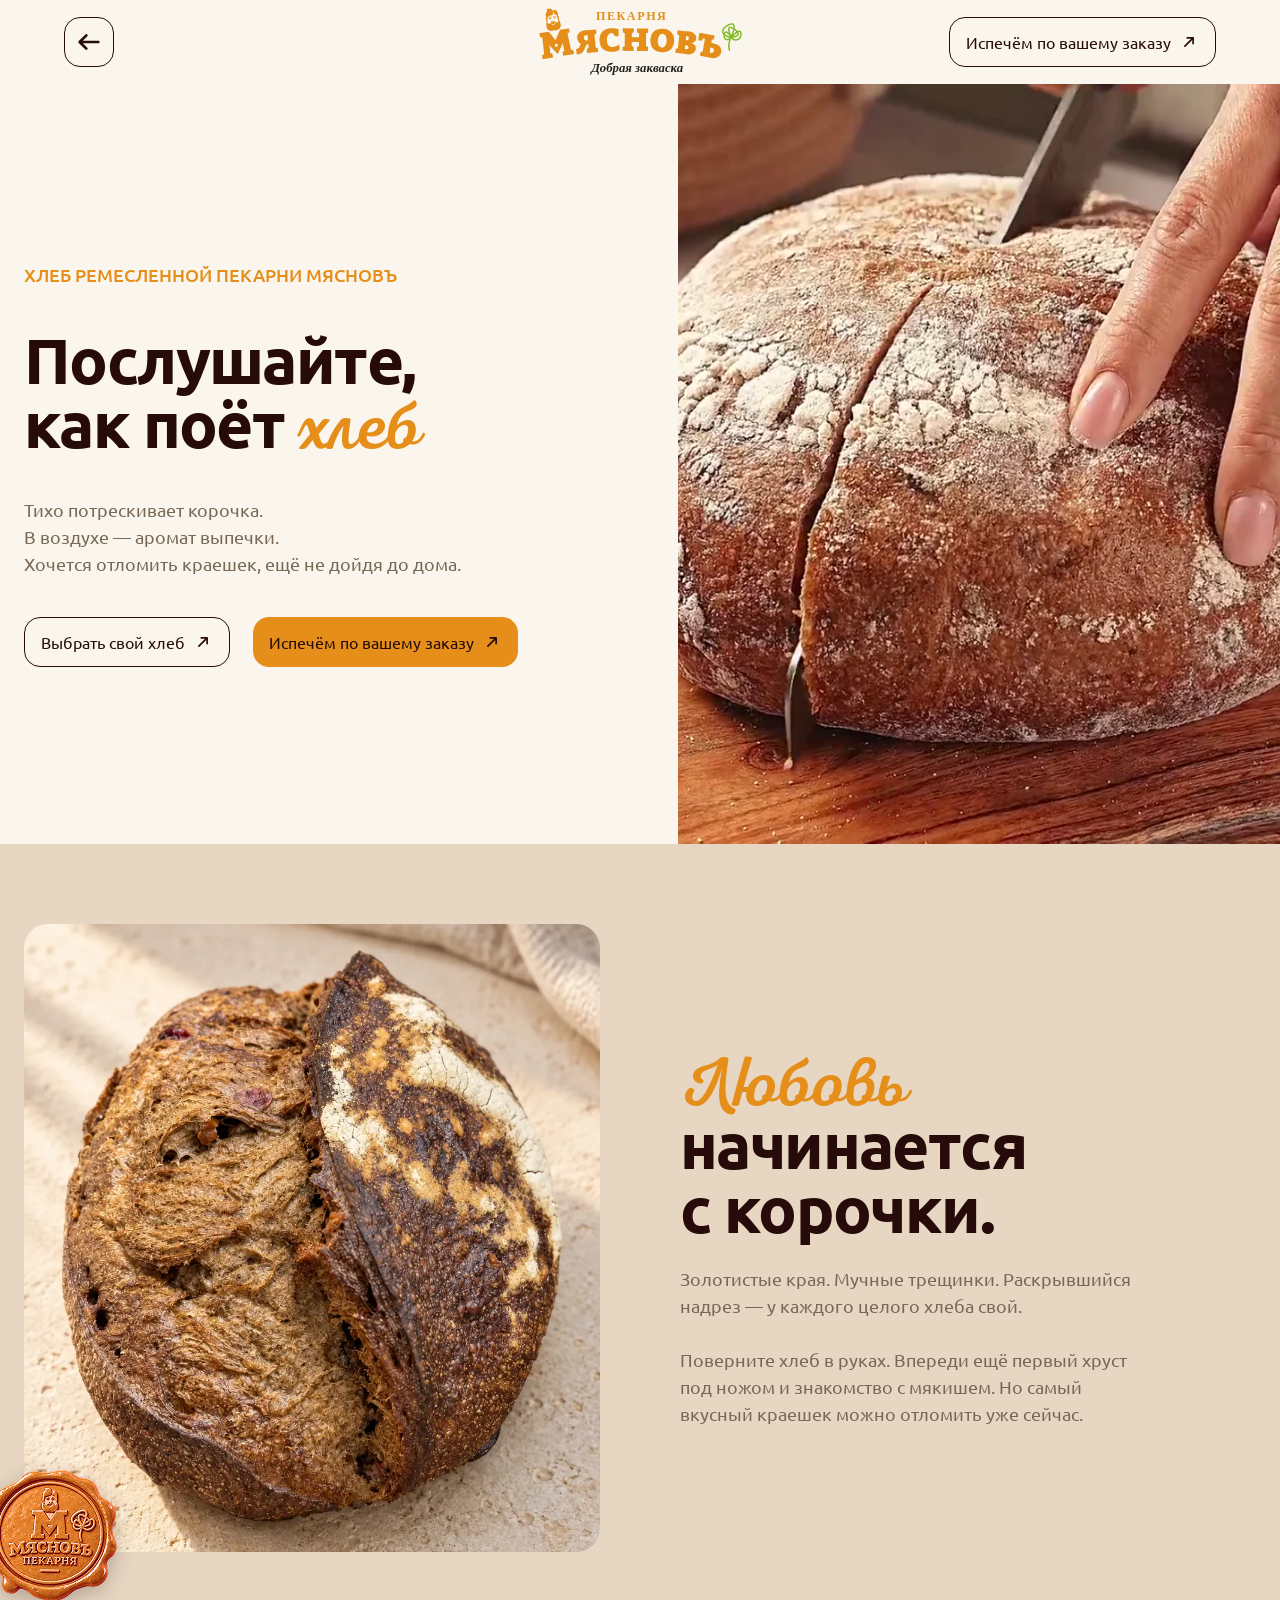
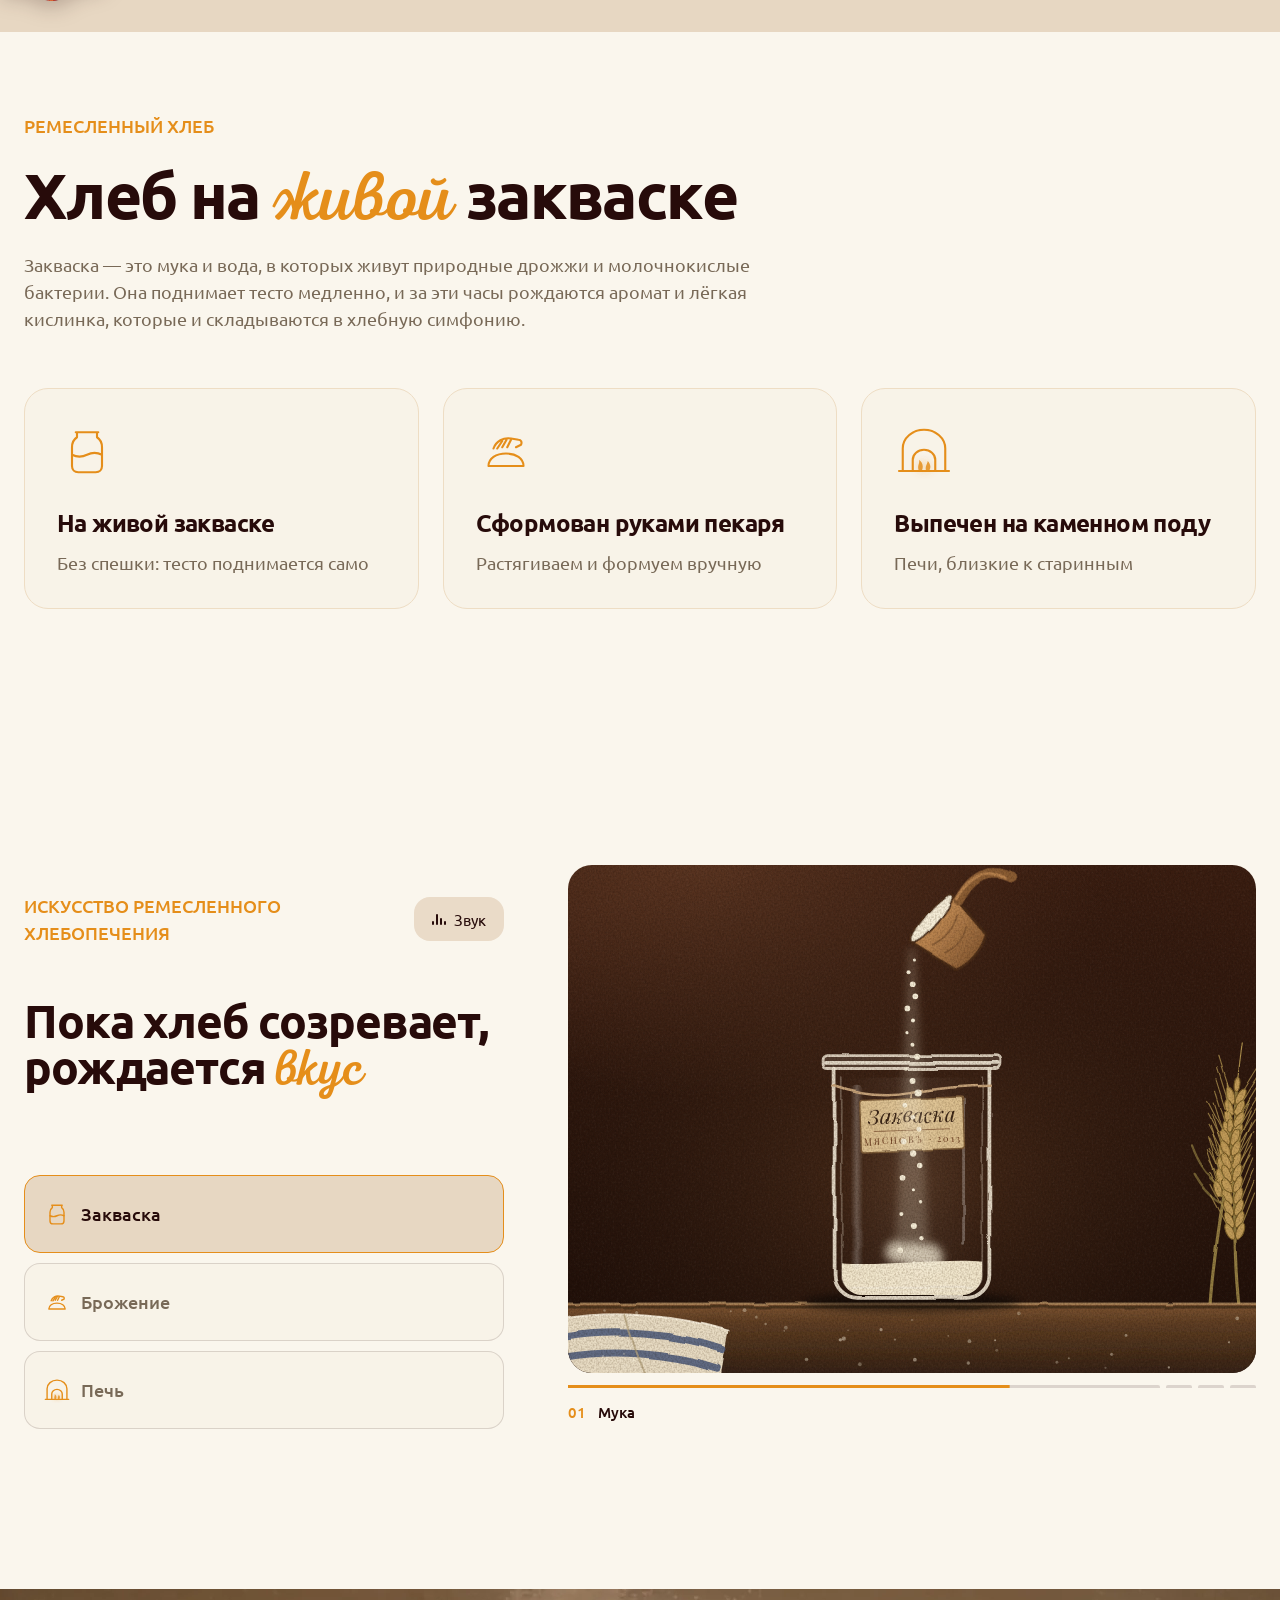
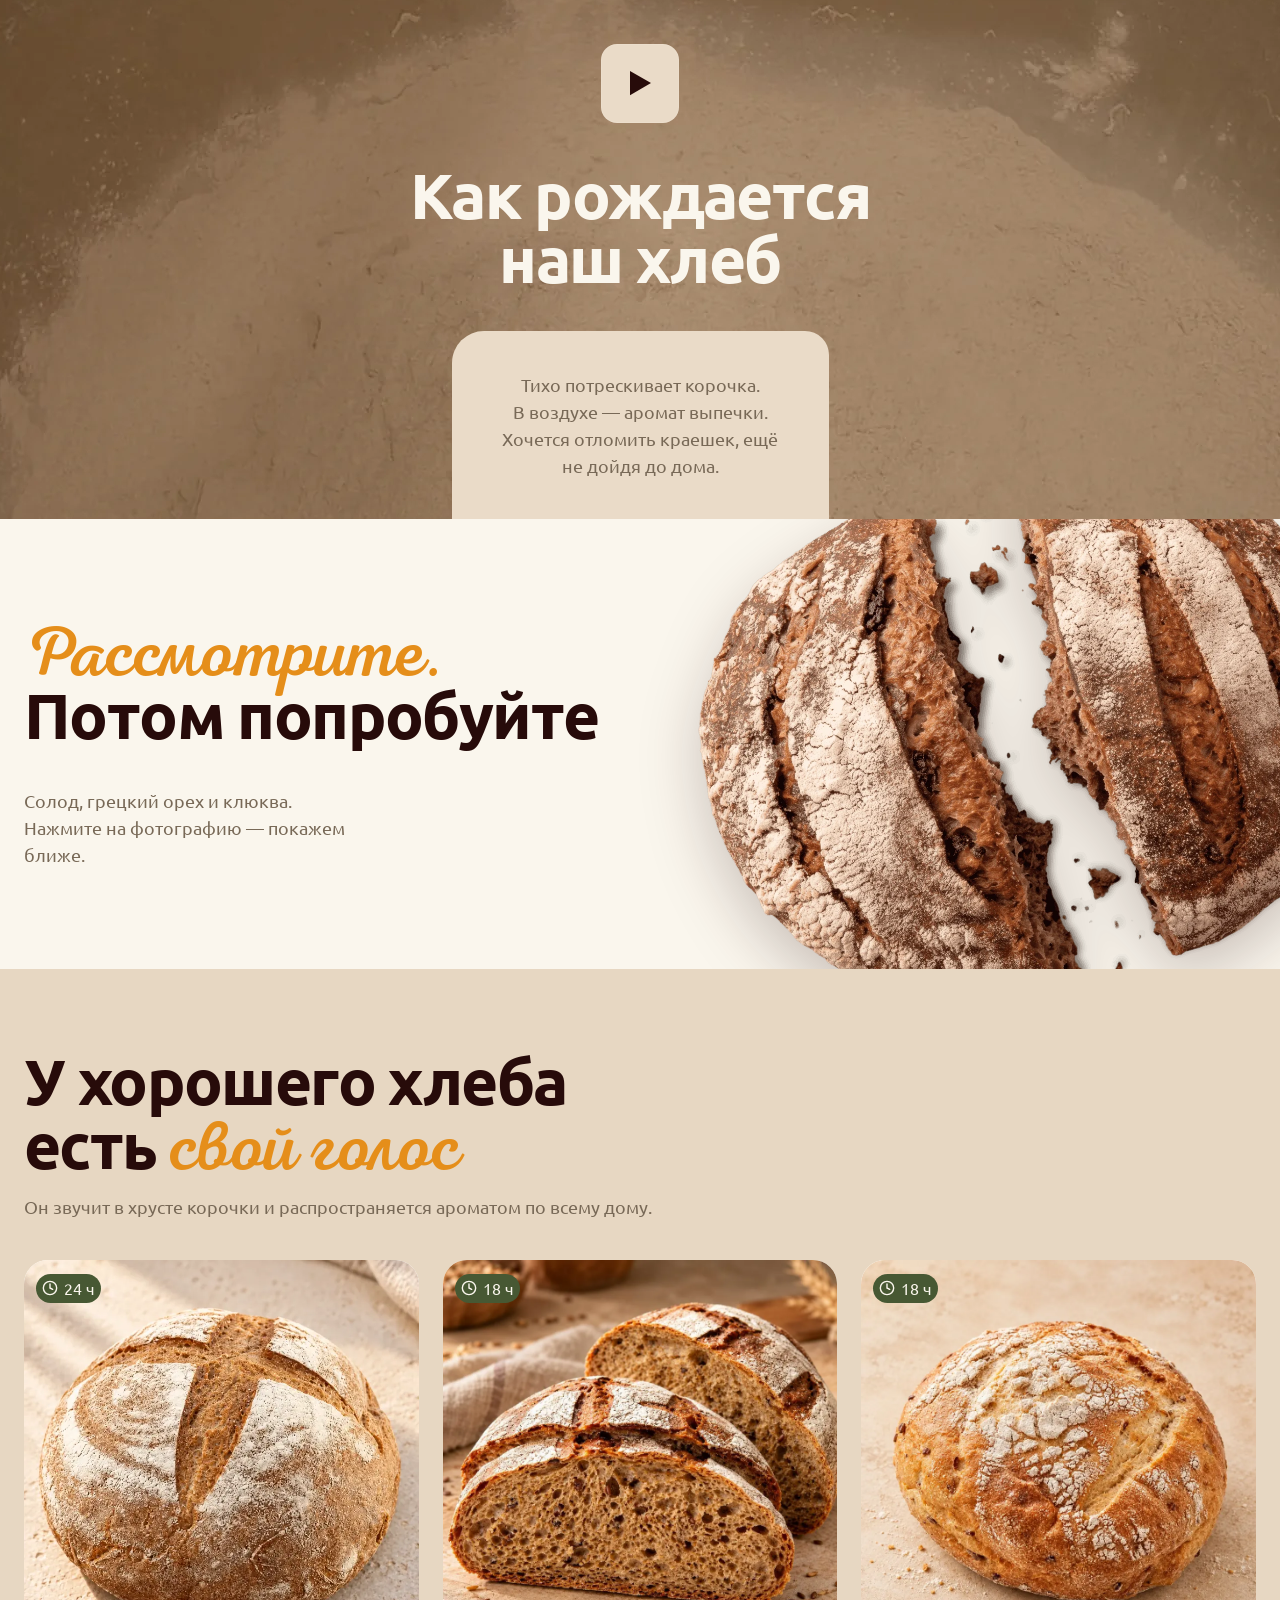
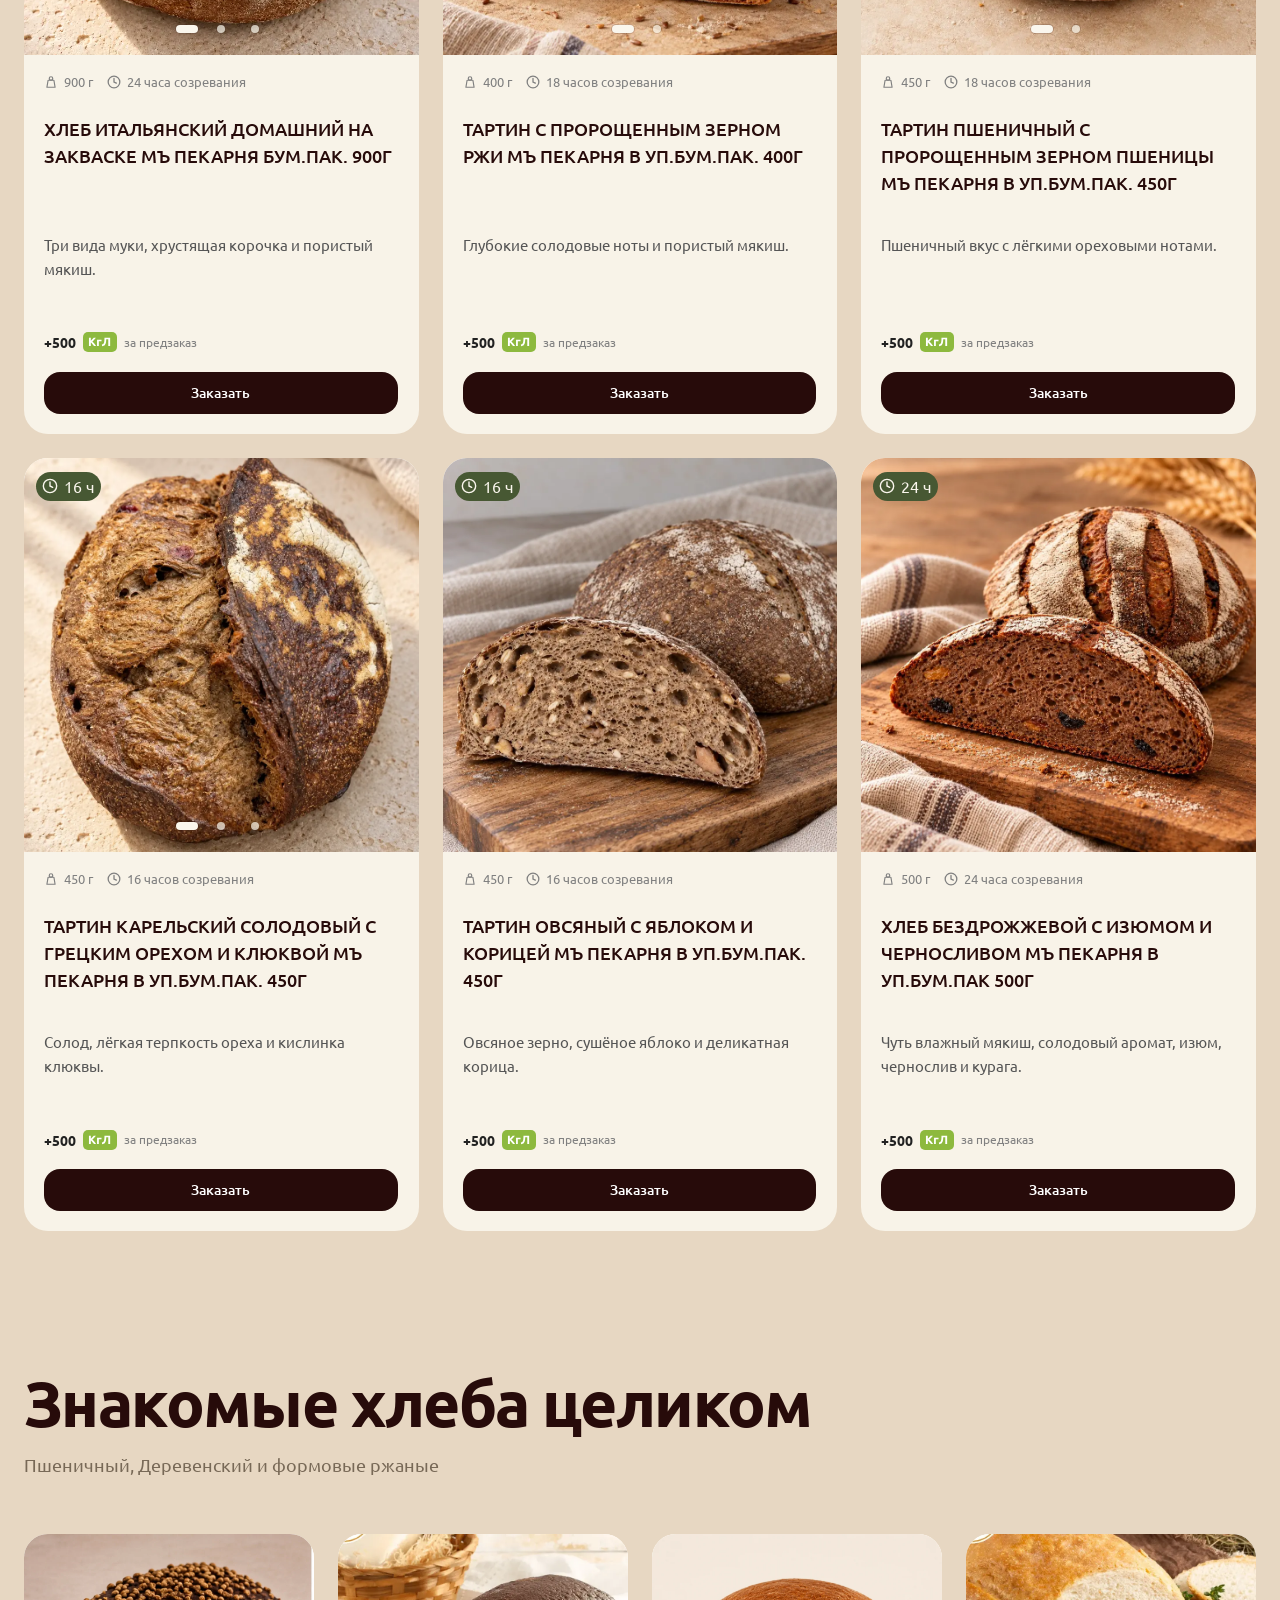
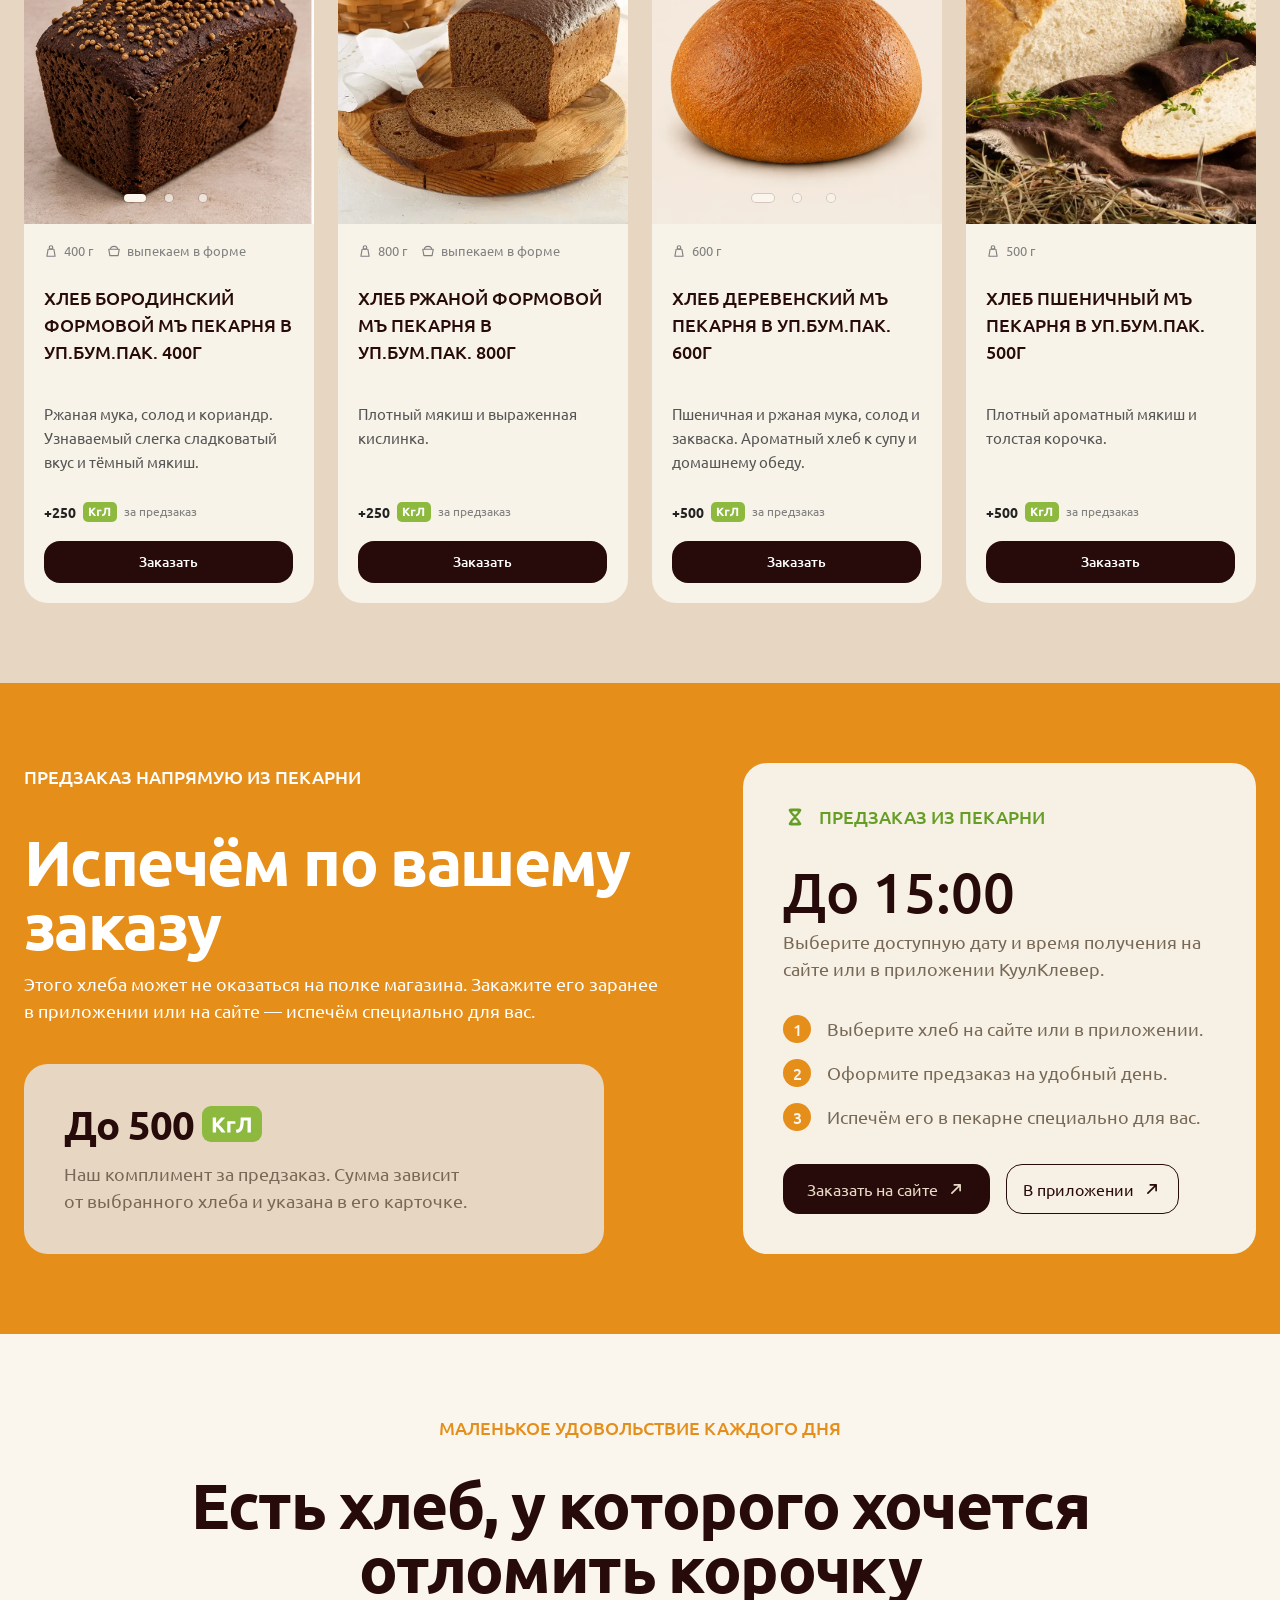
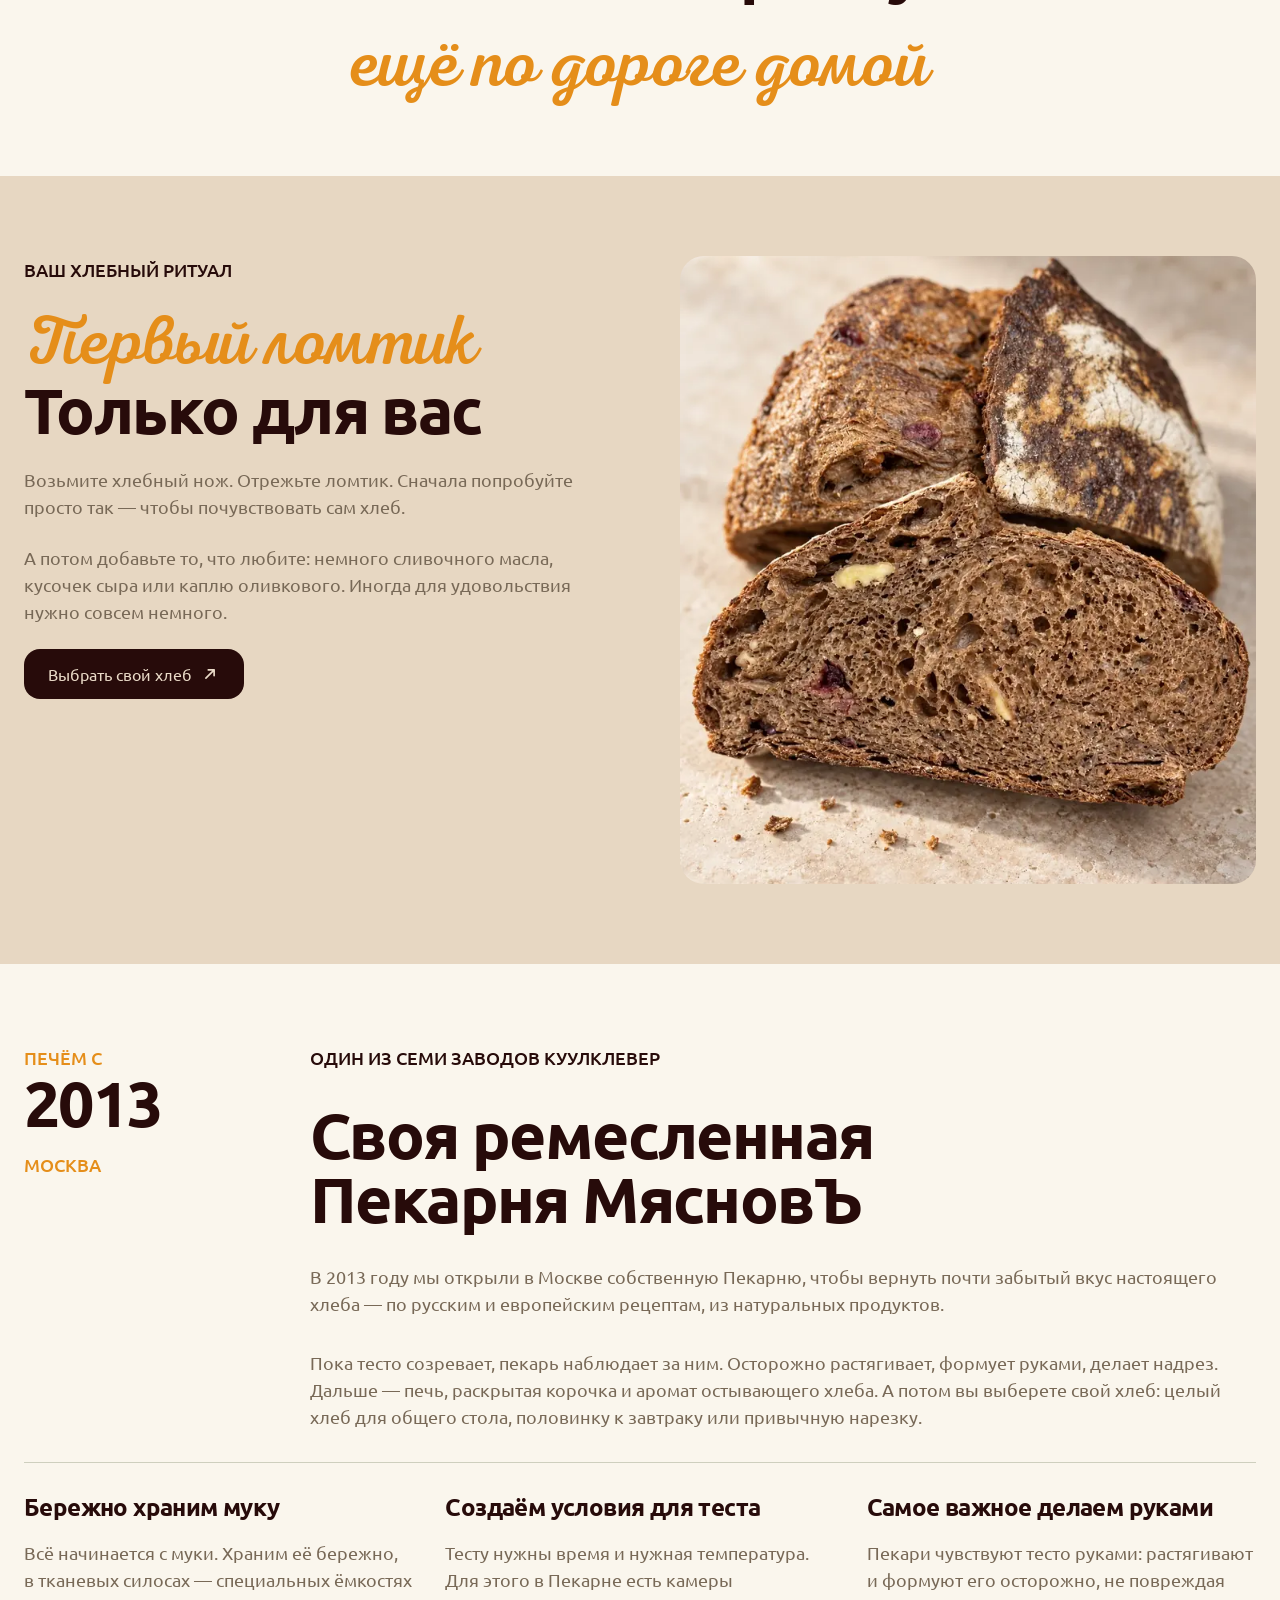
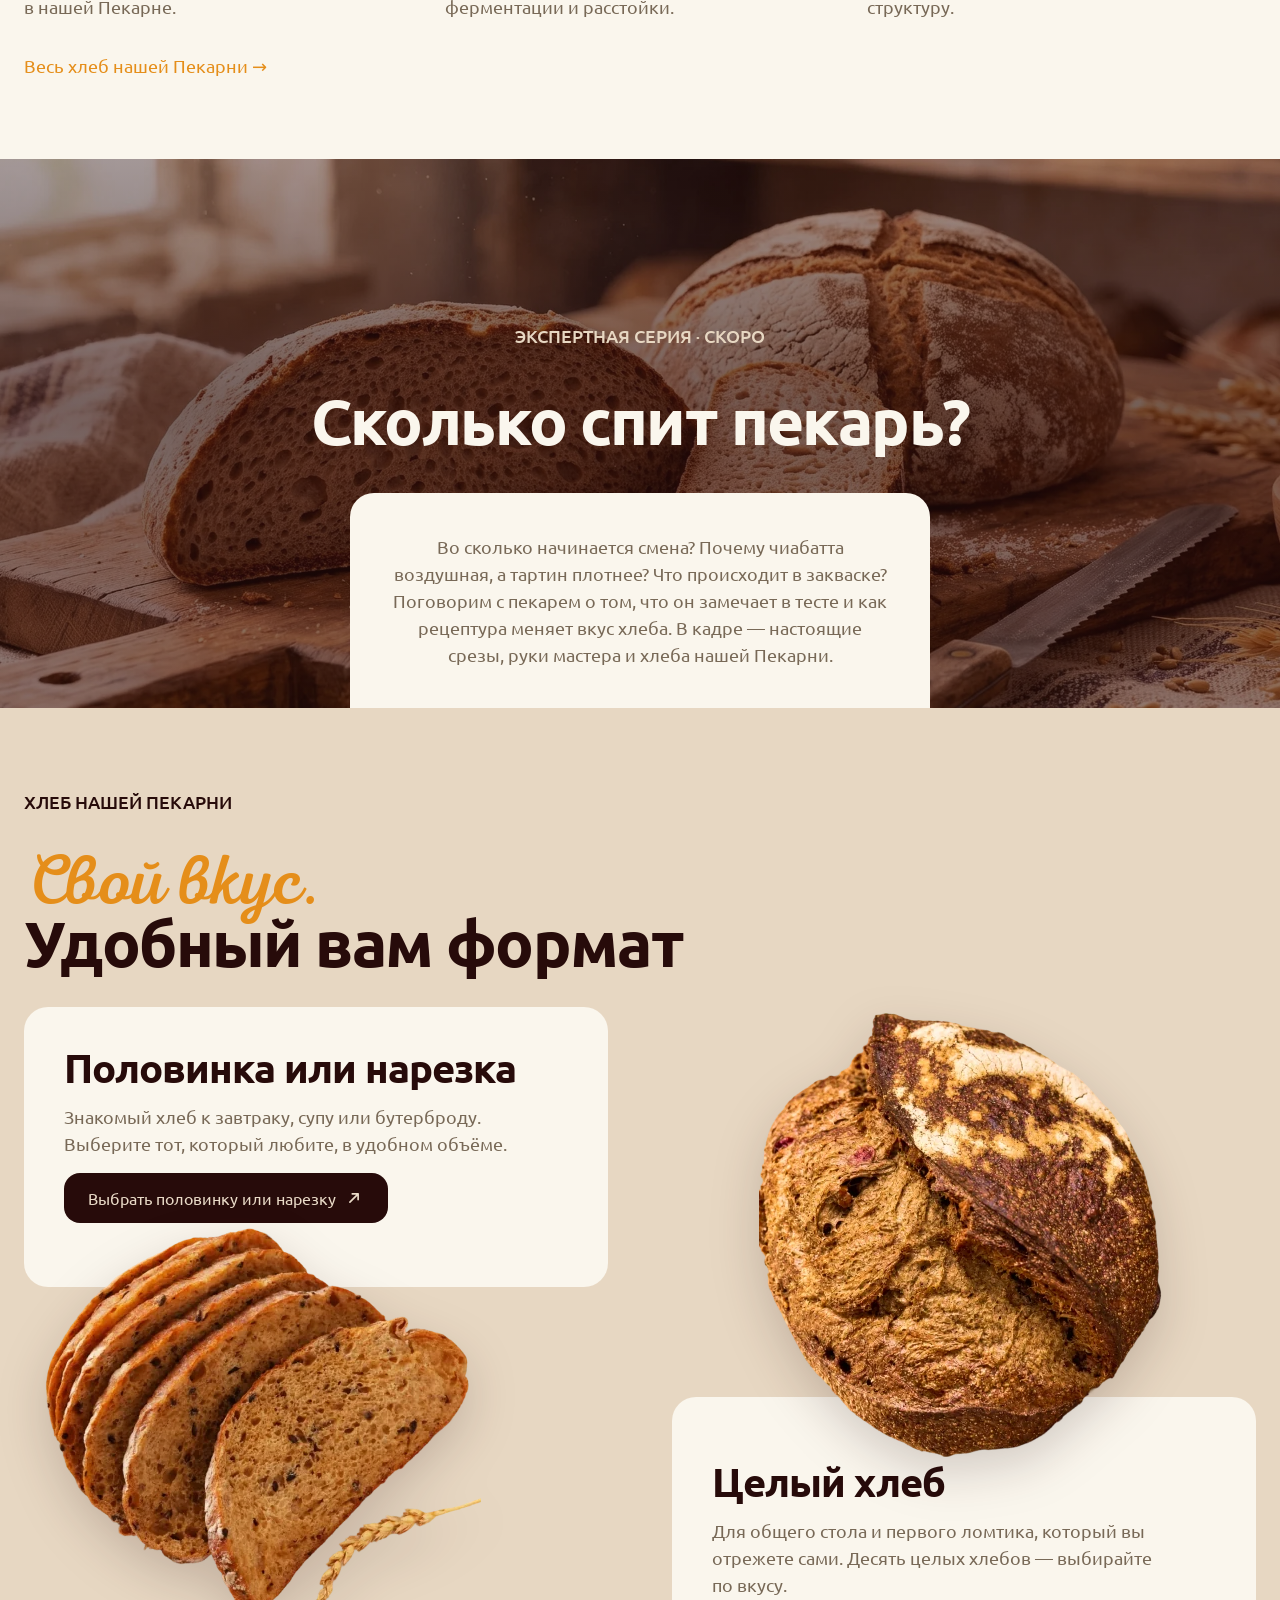
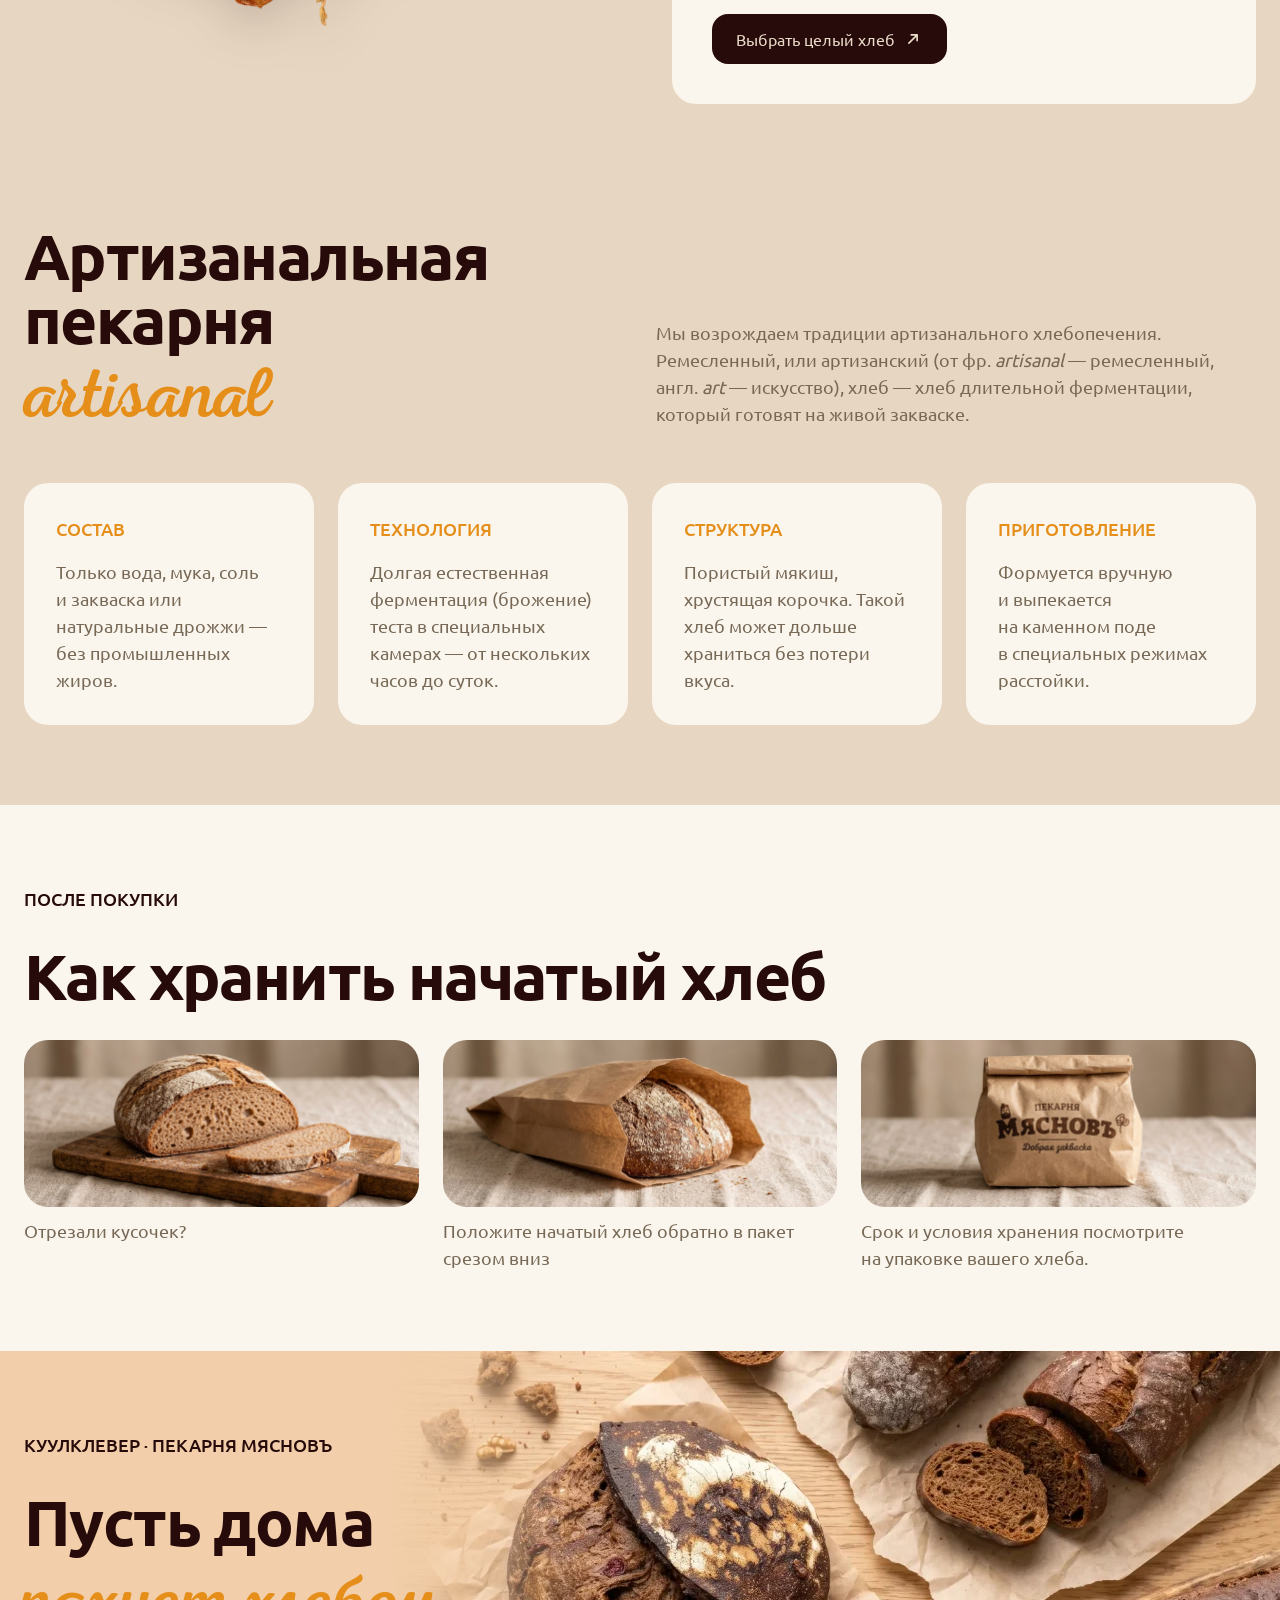
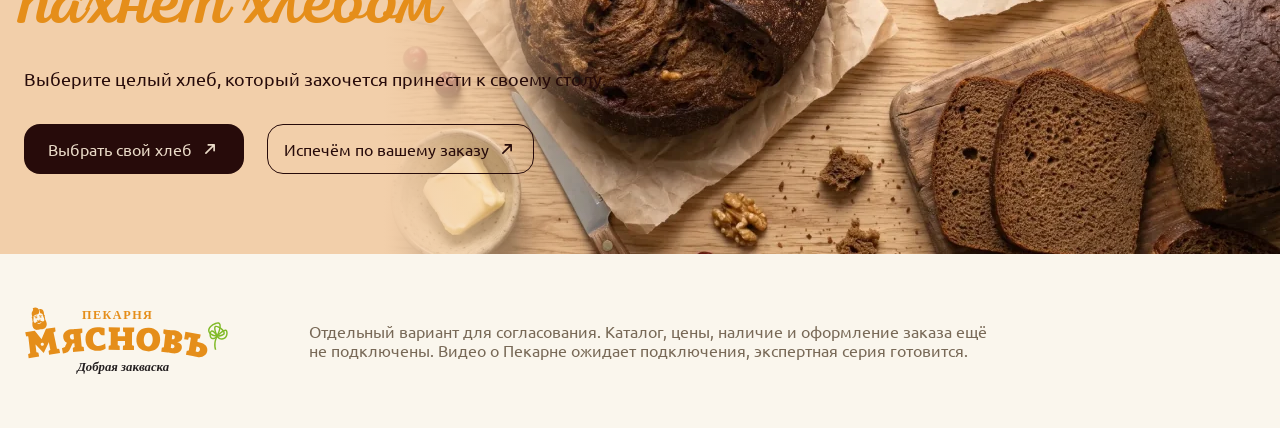
<file: v2/index.html>
<!doctype html>
<html lang="ru">
<head>
<meta charset="utf-8">
<meta name="viewport" content="width=device-width, initial-scale=1, viewport-fit=cover">
<title>Ремесленный хлеб — КуулКлевер · Пекарня МясновЪ</title>
<meta name="description" content="Ремесленный хлеб Пекарни МясновЪ: живая закваска, долгое созревание и хрустящая корочка. Найдите свой любимый хлеб.">
<meta name="theme-color" content="#FAF6ED">
<link rel="stylesheet" href="styles.css">
<script>if(/[?&]embed=1/.test(location.search))document.documentElement.classList.add('embed')</script>
</head>
<body>
<a class="skip" href="#bread">Перейти к хлебу</a>

<header class="top" id="top">
  <div class="top-row">
    <a class="icon-btn" href="https://www.coolclever.ru/" aria-label="На сайт КуулКлевер"><svg width="32" height="32" viewBox="0 0 32 32" aria-hidden="true"><path d="M14.2762 8.39052C14.7969 8.91122 14.7969 9.75544 14.2762 10.2761L9.88566 14.6667L25.3334 14.6667C26.0698 14.6667 26.6667 15.2636 26.6667 16C26.6667 16.7364 26.0698 17.3333 25.3334 17.3333H9.88566L14.2762 21.7239C14.7969 22.2446 14.7969 23.0888 14.2762 23.6095C13.7555 24.1302 12.9113 24.1302 12.3906 23.6095L5.7239 16.9428C5.47385 16.6928 5.33337 16.3536 5.33337 16C5.33337 15.6464 5.47385 15.3072 5.7239 15.0572L12.3906 8.39052C12.9113 7.86983 13.7555 7.86983 14.2762 8.39052Z" fill="currentColor"/></svg></a>
    <a class="brand" href="#main" aria-label="Пекарня МясновЪ — Добрая закваска, в начало"><svg class="brand-logo" viewBox="0 0 151 50" role="img" aria-label="Пекарня МясновЪ — Добрая закваска" xmlns="http://www.w3.org/2000/svg"><g fill="currentColor"><path d="M14.6245 27.2284C14.5184 26.5675 13.9319 26.1602 13.2784 26.2672C12.6723 26.3656 12.1936 26.9473 12.2996 27.6088C12.4046 28.271 13.0445 28.6949 13.6497 28.5954C14.3033 28.4886 14.73 27.8904 14.6245 27.2284ZM13.3413 7.19652C13.0233 7.07221 12.7166 7.02187 12.4664 7.01225L12.4743 7.06148C12.5301 7.25318 12.6666 7.33184 12.7555 7.26611L12.7635 7.31589C12.7867 7.46275 12.7785 7.56479 12.7377 7.6209C12.9351 7.6143 13.1085 7.61155 13.2617 7.63713C13.2617 7.63713 11.9245 8.13137 11.6152 7.90556C11.6152 7.90556 11.7808 7.85303 11.9949 7.79307C11.931 7.70286 11.8865 7.58487 11.8637 7.43718C11.8443 7.31561 11.8484 7.18965 11.8855 7.10686C11.7442 7.15499 11.6266 7.19927 11.6266 7.19927L11.4791 7.67618L11.3275 7.34916L11.4631 6.95064C12.5692 6.56834 13.2685 7.0579 13.2685 7.0579L13.3413 7.19652ZM13.5943 6.45118C13.5943 6.45118 12.2285 6.14616 11.1985 6.54029L11.2578 5.97839C11.2578 5.97839 12.5858 5.73581 13.4992 6.16541L13.5943 6.45118ZM12.8974 11.2659L12.6682 11.0767C12.6682 11.0767 12.2507 11.5723 11.2816 11.731C10.2889 11.8936 9.7862 11.5487 9.7862 11.5487C9.7825 11.5228 9.59938 11.7792 9.59938 11.7792C9.59938 11.7792 9.7726 11.7761 9.95328 11.9728C10.1584 12.1659 10.5153 12.5349 11.3872 12.3936C12.2348 12.2544 12.478 11.9117 12.5847 11.6438C12.6983 11.4233 12.8974 11.2659 12.8974 11.2659ZM9.61724 7.52876C9.61724 7.52876 9.43934 7.50703 9.19302 7.52189C9.20121 7.57029 9.22946 7.59175 9.23699 7.6407C9.33716 7.79967 9.44603 7.8577 9.53853 7.81782C9.5621 7.96497 9.53344 8.09506 9.5003 8.20123C9.69753 8.1927 9.84738 8.19462 9.84738 8.19462C9.64845 8.50376 8.25264 8.48066 8.25264 8.48066C8.33804 8.39072 8.52793 8.33406 8.72155 8.30243C8.66122 8.23753 8.62109 8.14292 8.59781 7.99632C8.58231 7.89868 8.56649 7.79967 8.59963 7.69323C8.64795 7.68663 8.66834 7.65885 8.66834 7.65885C8.4539 7.71771 8.20761 7.88411 7.96842 8.09946L8.01761 7.94049C8.01761 7.94049 8.47695 7.2364 9.66673 7.21825L9.94692 7.57469L9.92938 7.92949L9.61724 7.52876ZM9.81796 6.76554C8.6694 6.72786 7.49143 7.44845 7.49143 7.44845L7.49282 7.14592C8.22651 6.44843 9.58676 6.25095 9.58676 6.25095L9.81796 6.76554ZM14.0301 16.1858C13.1702 16.4011 12.7307 16.2977 12.0244 16.3874C11.3507 16.523 10.9904 16.7581 10.0343 16.8392C7.72562 17.1657 5.40409 15.2317 6.35914 10.4733C6.37621 10.4205 6.40065 10.2659 6.42572 10.1108C5.70424 10.1034 6.37409 9.16384 5.91039 8.28428C5.49956 7.42177 5.7428 7.23063 6.0613 7.20367L6.13343 7.19239C5.98378 6.56312 5.80109 6.04027 5.74163 5.67228C5.53917 4.39914 5.70764 3.59109 6.24303 3.05257C7.25882 1.4791 6.29062 0.857243 6.29062 0.857243C8.79709 -0.406818 10.243 0.714771 10.7948 1.68042C11.2984 2.65432 11.4053 4.72286 10.0257 5.42585C9.11317 5.77542 6.81274 6.15139 7.01177 7.40087C7.24811 8.56867 6.78822 9.42265 7.02208 10.2645C7.10441 10.6279 7.24036 11.008 7.39564 11.36C7.83767 11.6397 8.40101 11.8993 8.83126 11.3267C9.43605 10.599 10.0425 10.3492 10.474 10.2533C10.3413 10.2002 10.2163 10.1947 9.9982 10.2307C9.48988 10.314 9.49731 9.58465 9.49731 9.58465L9.76094 9.36407C9.76094 9.36407 9.7946 9.88719 9.9604 9.83465C10.1421 9.73014 10.1944 9.74637 10.3146 9.87701C10.4595 10.0041 10.7577 10.0063 11 9.96667C11 9.96667 11.3878 9.90342 11.4607 9.74087C11.4981 9.50764 11.5153 9.30439 11.4163 8.99332C11.3491 8.72764 11.6487 9.20675 11.6922 9.32584C11.7086 9.42348 11.7197 9.49691 11.9018 9.54339C12.1029 9.56017 12.1802 9.42238 12.0208 9.04558L12.3068 9.12452C12.3068 9.12452 12.5894 9.80715 12.0569 9.89434C11.8391 9.93037 11.7215 9.97465 11.6369 10.0635C12.0278 10.0247 12.6809 10.0687 13.4565 10.5715C14.0434 10.978 14.4658 10.5066 14.8548 10.1408C14.8926 9.75764 14.9272 9.35032 14.8926 8.97875C14.8523 8.10579 14.1259 7.44598 13.9623 6.26553C13.8499 5.40412 13.3554 4.95663 12.844 4.8645C11.2889 4.61532 11.7504 2.52945 11.0615 1.63669C12.7166 1.26594 14.2678 1.64027 14.6784 4.21267C14.7371 4.57984 14.7182 5.0859 14.7517 5.75891L14.7797 5.77927C15.0864 5.67915 15.4042 5.80347 15.2582 6.75702C15.1371 7.70754 16.0165 8.39265 15.4062 8.61762C15.482 8.78155 15.5544 8.92072 15.5868 8.96637C17.9732 13.1772 16.3467 15.757 14.0301 16.1858ZM26.5521 33.9274L18.4638 35.2488L18.1072 32.3919C18.3423 32.1527 18.8043 31.7747 19.4013 31.6264L18.4576 26.8049L18.3295 25.8442L18.1171 26.3813L14.5146 33.8581L8.70127 27.795L8.46442 27.5571L9.13356 33.3042C9.74691 33.2548 10.302 33.4657 10.6241 33.6139C10.8003 34.5649 10.9742 35.4926 11.1504 36.4432L3.42506 37.7067L3.04419 34.8518C3.30366 34.6093 3.98331 34.1964 4.58073 34.0482L3.15752 21.7093C2.59726 21.7761 1.74673 21.5888 1.49756 21.4274C1.30085 20.5049 1.12401 19.553 0.922852 18.6044L7.92179 17.4603L12.3739 23.0957L12.9034 23.7632L13.202 22.9846L16.1801 16.111L22.9121 15.0105C22.9921 15.9781 23.1205 16.9385 23.2447 17.8739C23.0093 18.1132 22.2857 18.5588 21.7085 18.6779L24.2937 30.8281C24.9071 30.7786 25.7044 30.9491 26.0024 31.1019L26.5521 33.9274Z" fill="currentColor"/>
<path d="M35.6141 23.958C35.6625 23.9534 36.3227 23.8926 36.8088 23.8216L36.4518 19.9156L35.1304 20.014C34.1268 20.0828 33.7508 21.0908 33.8234 21.8818C33.9134 22.8714 34.6127 24.0515 35.6141 23.958ZM36.1332 33.1318L35.9396 30.209C36.2147 29.984 36.7224 29.6133 37.3284 29.5057L37.0734 26.7139L35.7541 26.8372L34.2426 30.2437C32.7507 33.5972 31.6542 33.7256 28.6747 34.2781L27.9443 30.3347L30.1378 29.5318C30.0889 29.536 30.9296 27.688 31.5693 26.3316C29.6293 25.5912 29.0355 23.6761 28.8887 22.0694C28.6421 19.3748 30.6968 16.7892 34.5319 16.4303C34.5319 16.4303 37.0098 16.3225 38.2825 16.2279L42.8501 15.801L43.019 18.7271C42.7444 18.9518 42.2117 19.3264 41.6054 19.4332L42.4823 29.0248C43.0978 29.0168 43.6639 29.2874 43.9755 29.4571C44.0878 30.4188 44.2004 31.3804 44.3396 32.3628L36.1332 33.1318Z" fill="currentColor"/>
<path d="M45.3095 24.1131C45.0416 17.6641 49.0864 15.1566 54.0129 14.9459C55.777 14.8714 57.9 15.1294 59.3669 15.5884L59.3356 20.7332C59.0433 20.7945 58.775 20.8317 58.53 20.8418C56.7401 20.9177 55.8137 19.8891 55.2906 18.5194C55.0179 18.4565 54.7218 18.4196 54.2802 18.4383C52.3201 18.5222 50.606 20.4092 50.7537 23.9563C50.8864 27.1555 52.4781 28.8267 54.8555 28.7254C56.2036 28.6682 58.409 27.9778 59.7864 26.8509L60.1584 30.4865C58.655 31.5439 56.5951 32.1779 54.855 32.2516C49.2183 32.4921 45.5441 29.7433 45.3095 24.1131Z" fill="currentColor"/>
<path d="M62.2861 31.5777L62.4063 28.6509C62.7021 28.4547 63.2443 28.1363 63.858 28.0911L63.9306 18.4592C63.3172 18.4044 62.756 18.078 62.4626 17.8763L62.4112 14.9472L70.6775 15.0105L70.5823 17.9393C70.2867 18.1352 69.7201 18.4536 69.1064 18.4985L69.0833 21.5533L74.4308 21.594L74.4536 18.5403C73.8405 18.485 73.279 18.1588 72.9867 17.9586L72.9103 15.0273L81.2016 15.0913L81.0817 18.0199C80.785 18.216 80.2184 18.534 79.6047 18.5802L79.5327 28.2122C80.1455 28.266 80.707 28.5934 81.0006 28.7935L81.0518 31.7227L72.8092 31.6603L72.9059 28.7322C73.201 28.5354 73.7676 28.2174 74.3813 28.1728L74.4044 25.0941L69.0575 25.0526L69.0344 28.131C69.6472 28.186 70.1837 28.5128 70.4771 28.713L70.5285 31.6413L62.2861 31.5777Z" fill="currentColor"/>
<path d="M88.2568 23.8153C88.079 26.7637 89.2691 29.0264 91.2281 29.1477C93.1869 29.2681 94.6165 27.1683 94.7949 24.2199C94.973 21.2707 93.7826 19.0082 91.848 18.8883C89.889 18.767 88.4349 20.8655 88.2568 23.8153ZM82.7965 23.4767C83.1386 17.8267 86.8215 15.0461 92.0604 15.3698C97.3499 15.6971 100.62 18.9334 100.28 24.559C99.9397 30.1838 96.3042 32.9913 91.0158 32.6646C85.751 32.3384 82.4561 29.1018 82.7965 23.4767Z" fill="currentColor"/>
<path d="M109.205 20.7163L108.867 23.7503L108.987 23.7646C110.036 23.885 110.923 23.6851 111.069 22.3781C111.203 21.1696 110.473 20.8613 109.205 20.7163ZM108.47 27.3034L108.145 30.2124L108.17 30.2158C108.17 30.2158 109.358 30.4023 109.139 30.3769C110.066 30.4828 110.74 30.1856 110.853 29.1745C110.983 28.0146 110.201 27.5009 109.006 27.3642L108.47 27.3034ZM109.317 34.0932C107.83 33.9233 106.578 33.6301 105.75 33.5357L101.118 33.006L101.516 30.1049C101.831 29.9407 102.403 29.6817 103.018 29.7017L104.086 20.1303C102.317 19.8291 102.568 18.9083 102.692 17.7977C102.74 17.3788 102.84 16.9156 102.939 16.4767L106.205 16.851C106.741 16.9121 109.342 17.0595 110.707 17.2154C113.632 17.5488 116.931 19.4009 116.592 22.435C116.281 25.2222 114.335 25.6243 113.016 25.7247L112.983 26.0196C114.885 26.6623 116.538 27.5757 116.259 30.0664C115.965 32.7051 113.411 34.5602 109.317 34.0932Z" fill="currentColor"/>
<path d="M127.077 29.1546L126.46 32.8249L126.484 32.8298C126.484 32.8298 127.951 33.1319 127.709 33.0895C128.725 33.2653 129.446 32.3818 129.603 31.4531C129.791 30.3277 129.084 29.4998 127.899 29.2968L127.077 29.1546ZM118.901 18.2789L130.147 20.2154C129.959 21.1904 129.774 22.1404 129.565 23.0871C129.266 23.2372 128.656 23.4595 128.044 23.4036L127.669 25.6311L128.056 25.6985C134.49 26.8058 135.406 29.9349 134.991 32.4049C134.505 35.2914 131.743 37.5102 127.68 36.811C126.448 36.5978 125.162 36.2519 124.271 36.0731L119.265 35.2106C119.478 34.2417 119.662 33.2923 119.847 32.3411C120.17 32.1962 120.756 31.9691 121.369 32.0243L122.957 22.5791L121.458 22.3208C121.22 23.1363 120.968 23.8984 120.842 24.2043L117.976 23.7859L118.901 18.2789Z" fill="currentColor"/>
<path d="M141.562 14.8064C141.419 14.8064 141.313 14.8323 141.249 14.8808C140.802 15.221 141.127 17.4091 142.582 20.8259C144.934 20.7045 146.685 20.1291 146.891 19.3921C147.098 18.6533 146.021 17.2179 144.386 16.0535C143.143 15.1675 142.097 14.8064 141.562 14.8064ZM141.908 21.9353L141.763 21.6044C139.921 17.3903 139.536 14.8352 140.621 14.0097C141.601 13.2639 143.519 14.1161 144.988 15.1626C147.56 16.9954 148.182 18.7036 147.906 19.6916C147.689 20.4659 146.667 21.7858 142.261 21.9241L141.908 21.9353Z" fill="#80BA27"/>
<path d="M142.787 12.2863C142.007 12.2863 140.796 12.6717 139.503 13.5168C137.147 15.0558 136.509 16.6921 136.677 17.6257C136.952 19.1488 139.183 20.4835 141.936 20.8068C144.034 16.4766 144.382 13.1194 143.48 12.4565C143.328 12.3445 143.09 12.2863 142.787 12.2863ZM142.553 21.9524L142.201 21.9228C138.72 21.6284 136.022 19.9426 135.64 17.8233C135.275 15.8006 137.103 13.8 138.936 12.6019C140.664 11.4732 142.929 10.7182 144.095 11.5749C145.42 12.549 145.508 16.0358 142.714 21.6298L142.553 21.9524Z" fill="#80BA27"/>
<path d="M138.442 18.2412C138.39 18.2412 138.345 18.2494 138.308 18.2659C138.047 18.381 137.674 19.1401 137.65 20.2654C137.631 21.1293 137.86 22.2619 138.563 22.6104C139.289 22.9704 140.614 22.576 141.608 21.3445C140.301 19.1639 138.987 18.2412 138.442 18.2412ZM139.149 23.8196C138.777 23.8196 138.423 23.7446 138.104 23.5869C137.126 23.1014 136.561 21.8511 136.595 20.242C136.619 19.1247 136.972 17.676 137.891 17.27C139.128 16.7237 141.107 18.3019 142.701 21.1094L142.873 21.4125L142.674 21.6978C141.752 23.0227 140.359 23.8196 139.149 23.8196Z" fill="#80BA27"/>
<path d="M142.923 21.4631C143.909 22.8471 145.744 23.368 147.194 22.6146C148.721 21.8206 148.944 20.0654 148.976 19.5465C149.038 18.5305 148.755 17.858 148.535 17.7053C148.024 17.3497 146.058 18.3852 142.923 21.4631ZM145.774 24.041C144.196 24.041 142.625 23.1649 141.786 21.6506L141.584 21.2865L141.876 20.994C145.486 17.3831 147.926 15.9745 149.126 16.8067C149.752 17.2413 150.107 18.3434 150.029 19.6144C149.92 21.3876 149.039 22.8708 147.67 23.5819C147.071 23.8934 146.422 24.041 145.774 24.041Z" fill="#80BA27"/>
<path d="M140.577 31.4711C140.057 29.7976 139.936 28.3002 140.109 26.5604C140.3 24.6397 140.93 22.7547 141.933 21.1094L142.827 21.6846C141.911 23.1898 141.334 24.9139 141.159 26.6704C141.001 28.2613 141.187 29.9101 141.662 31.4409L140.577 31.4711Z" fill="#80BA27"/></g><text x="69" y="8.6" text-anchor="middle" font-family="Georgia,'Times New Roman',serif" font-weight="700" font-size="9" letter-spacing="1.1" fill="currentColor">ПЕКАРНЯ</text><text x="73" y="47" text-anchor="middle" font-family="Lora,Georgia,serif" font-style="italic" font-weight="600" font-size="9.4" fill="var(--logo-sub,#3b2a1c)">Добрая закваска</text></svg></a>
    <div class="top-right">
      <button class="sound-top" type="button" data-sound-toggle aria-pressed="false" aria-label="Включить музыку и звуки хлеба"><span class="eq" aria-hidden="true"><i></i><i></i><i></i><i></i></span><span class="lbl">Звук</span></button>
      <a class="btn btn--line top-cta" href="#preorder"><span>Испечём по вашему заказу</span><svg class="ic" width="20" height="20" viewBox="0 0 20 20" aria-hidden="true"><path d="M14.1248 12.6011C13.6645 12.6011 13.2915 12.228 13.2915 11.7678L13.2914 7.8871L6.46446 14.7141C6.13902 15.0395 5.61138 15.0395 5.28595 14.7141C4.96051 14.3887 4.96051 13.861 5.28595 13.5356L12.1129 6.70859L8.23223 6.70859C7.77199 6.70859 7.39889 6.33549 7.39889 5.87526C7.39889 5.41502 7.77199 5.04192 8.23223 5.04192L14.1248 5.04192C14.3458 5.04192 14.5578 5.12972 14.714 5.286C14.8703 5.44228 14.9581 5.65424 14.9581 5.87525L14.9581 11.7678C14.9581 12.228 14.585 12.6011 14.1248 12.6011Z" fill="currentColor"/></svg></a>
    </div>
  </div>
  <div class="progress" id="progress"></div>
</header>

<main id="main">

<!-- 01 · Послушайте, как поёт хлеб -->
<section class="hero" aria-labelledby="h1">
  <div class="hero-copy">
    <div class="eyebrow eyebrow--orange">Хлеб ремесленной пекарни МясновЪ</div>
    <div class="hero-text">
      <h1 id="h1" class="h-xl" tabindex="-1">Послушайте, <br>как поёт <em class="script">хлеб</em></h1>
      <p class="lead">Тихо потрескивает корочка. <br>В&nbsp;воздухе — аромат выпечки. <br>Хочется отломить краешек, ещё не&nbsp;дойдя до&nbsp;дома.</p>
    </div>
    <div class="btn-row">
      <a class="btn btn--line" href="#bread"><span>Выбрать свой хлеб</span><svg class="ic" width="20" height="20" viewBox="0 0 20 20" aria-hidden="true"><path d="M14.1248 12.6011C13.6645 12.6011 13.2915 12.228 13.2915 11.7678L13.2914 7.8871L6.46446 14.7141C6.13902 15.0395 5.61138 15.0395 5.28595 14.7141C4.96051 14.3887 4.96051 13.861 5.28595 13.5356L12.1129 6.70859L8.23223 6.70859C7.77199 6.70859 7.39889 6.33549 7.39889 5.87526C7.39889 5.41502 7.77199 5.04192 8.23223 5.04192L14.1248 5.04192C14.3458 5.04192 14.5578 5.12972 14.714 5.286C14.8703 5.44228 14.9581 5.65424 14.9581 5.87525L14.9581 11.7678C14.9581 12.228 14.585 12.6011 14.1248 12.6011Z" fill="currentColor"/></svg></a>
      <a class="btn btn--orange" href="#preorder"><span>Испечём по вашему заказу</span><svg class="ic" width="20" height="20" viewBox="0 0 20 20" aria-hidden="true"><path d="M14.1248 12.6011C13.6645 12.6011 13.2915 12.228 13.2915 11.7678L13.2914 7.8871L6.46446 14.7141C6.13902 15.0395 5.61138 15.0395 5.28595 14.7141C4.96051 14.3887 4.96051 13.861 5.28595 13.5356L12.1129 6.70859L8.23223 6.70859C7.77199 6.70859 7.39889 6.33549 7.39889 5.87526C7.39889 5.41502 7.77199 5.04192 8.23223 5.04192L14.1248 5.04192C14.3458 5.04192 14.5578 5.12972 14.714 5.286C14.8703 5.44228 14.9581 5.65424 14.9581 5.87525L14.9581 11.7678C14.9581 12.228 14.585 12.6011 14.1248 12.6011Z" fill="currentColor"/></svg></a>
    </div>
  </div>
  <div class="hero-media" id="heroMedia">
    <video class="media-video" data-video="hero" muted loop playsinline preload="none" poster="../assets/bread-hero.webp" width="762" height="760" aria-label="Пекарь разрезает целый хлеб с мучной корочкой на деревянной доске"></video>
  </div>
</section>

<!-- 02 · Любовь начинается с корочки -->
<section class="sec sec--beige" id="crust" aria-labelledby="h-crust">
  <div class="wrap crust">
    <figure class="crust-media reveal">
      <img class="crust-photo" src="img/hero.webp" width="960" height="1200" alt="Тартин Карельский: мучная корочка и раскрытый надрез" loading="lazy" decoding="async">
      <img class="seal" src="img/f-seal.webp" width="134" height="136" alt="Печать Пекарни МясновЪ" loading="lazy" decoding="async">
    </figure>
    <div class="crust-copy reveal">
      <div class="stack-24">
        <h2 id="h-crust" class="h-xl"><em class="script">Любовь </em>начинается <br>с&nbsp;корочки.</h2>
        <div class="lead">
          <p>Золотистые края. Мучные трещинки. Раскрывшийся <br>надрез — у&nbsp;каждого целого хлеба свой.</p>
          <p>Поверните хлеб в&nbsp;руках. Впереди ещё первый хруст <br>под ножом и&nbsp;знакомство с&nbsp;мякишем. Но&nbsp;самый <br>вкусный краешек можно отломить уже сейчас.</p>
        </div>
      </div>
    </div>
  </div>
</section>

<!-- 02a · Хлеб на живой закваске -->
<section class="sec sec--paper sour" id="sourdough" aria-labelledby="h-sour">
  <div class="wrap">
    <div class="sour-head reveal">
      <div class="eyebrow eyebrow--orange">Ремесленный хлеб</div>
      <h2 id="h-sour" class="h-xl">Хлеб на&nbsp;<em class="script">живой</em> закваске</h2>
      <p class="lead">Закваска — это мука и&nbsp;вода, в&nbsp;которых живут природные дрожжи и&nbsp;молочнокислые бактерии. Она поднимает тесто медленно, и&nbsp;за&nbsp;эти часы рождаются аромат и&nbsp;лёгкая кислинка, которые и&nbsp;складываются в&nbsp;хлебную симфонию.</p>
    </div>
    <ul class="pillars">
      <li class="reveal"><svg class="ico ico-jar" viewBox="0 0 48 48" aria-hidden="true"><path d="M15 9h18M16 9v4c-3 2-4 5-4 8v15c0 3 2 5 5 5h14c3 0 5-2 5-5V21c0-3-1-6-4-8V9"/><path d="M12 27c4 2 8 2 12 0s8-2 12 0"/><circle class="b b1" cx="20" cy="34" r="1.6"/><circle class="b b2" cx="27" cy="36" r="1.2"/><circle class="b b3" cx="31" cy="32" r="1.4"/></svg><h3>На&nbsp;живой закваске</h3><p>Без спешки: тесто поднимается само</p></li>
      <li class="reveal"><svg class="ico ico-hand" viewBox="0 0 48 48" aria-hidden="true"><path class="dough" d="M10 36c0-6 6-10 14-10s14 4 14 10Z"/><path class="palm" d="M14 22c2-6 8-9 14-8l6 1c2 0 3 2 2 4l-4 2M17 22l4-6M21 21l4-7M25 21l3-6"/></svg><h3>Сформован руками пекаря</h3><p>Растягиваем и&nbsp;формуем вручную</p></li>
      <li class="reveal"><svg class="ico ico-oven" viewBox="0 0 48 48" aria-hidden="true"><path d="M7 40V22a17 15 0 0 1 34 0v18Z M4 40h40"/><path d="M15 40v-9a9 8 0 0 1 18 0v9"/><path class="fl fl1" d="M20 40c-2-4 1-6 0-9 3 2 4 6 2 9Z"/><path class="fl fl2" d="M26 40c-2-3 1-6 1-8 2 2 3 5 1 8Z"/></svg><h3>Выпечен на&nbsp;каменном поду</h3><p>Печи, близкие к&nbsp;старинным</p></li>
    </ul>
  </div>
</section>

<!-- 03 · Пока хлеб созревает, рождается вкус (иллюстрированный процесс) -->
<section class="proc" id="process-illustrated" aria-label="Пока хлеб созревает, рождается вкус: этапы — закваска, брожение, печь">
  <iframe class="proc-frame" id="procFrame" src="process/index.html" title="Пока хлеб созревает, рождается вкус — этапы с анимацией" loading="lazy" scrolling="no"></iframe>
</section>
</section>

<!-- 03a · У каждого хлеба своё время (часы созревания) -->
<section class="sec sec--beige ripen" id="ripen" aria-labelledby="h-ripen" hidden>
  <div class="wrap ripen-grid">
    <div class="ripen-copy reveal">
      <div class="eyebrow eyebrow--orange">Время созревания</div>
      <h2 id="h-ripen" class="h-xl">У&nbsp;каждого хлеба <em class="script">своё</em> время</h2>
      <p class="lead">Тесто созревает от&nbsp;16 до&nbsp;24&nbsp;часов. Выберите время — стрелка покажет, сколько оно ждёт до&nbsp;печи.</p>
    </div>
    <figure class="dial reveal" aria-hidden="true">
      <svg viewBox="0 0 240 240">
        <defs><linearGradient id="darc" x1="0" y1="0" x2="1" y2="1"><stop offset="0" stop-color="#F7C068"/><stop offset="1" stop-color="#E58E1A"/></linearGradient></defs>
        <circle class="dial-rim" cx="120" cy="120" r="114"/>
        <circle class="dial-face" cx="120" cy="120" r="108"/>
        <g class="dial-ticks"></g>
        <circle class="dial-track" cx="120" cy="120" r="86"/>
        <circle class="dial-track" cx="120" cy="120" r="74"/>
        <circle class="dial-arc dial-arc1" cx="120" cy="120" r="86" pathLength="100" transform="rotate(-90 120 120)"/>
        <circle class="dial-arc dial-arc2" cx="120" cy="120" r="74" pathLength="100" transform="rotate(-90 120 120)"/>
        <g class="dial-labels"><text x="120" y="120" dy="-38">12</text><text x="120" y="120" dx="38">3</text><text x="120" y="120" dy="38">6</text><text x="120" y="120" dx="-38">9</text></g>
        <g class="dial-hand"><path d="M120 40 L122.4 120 L120 127 L117.6 120Z"/><circle cx="120" cy="40" r="3.4"/></g>
        <circle class="dial-hub" cx="120" cy="120" r="6"/><circle class="dial-hub2" cx="120" cy="120" r="2.2"/>
      </svg>
      <figcaption>Один круг — 12 часов</figcaption>
    </figure>
    <div class="ripen-pick reveal">
      <div class="seg" role="group" aria-label="Время созревания">
        <button type="button" data-h="16" data-eg="Тартин Карельский солодовый · Тартин Овсяный. Холодная ферментация в&nbsp;климат-камерах при температуре от&nbsp;0 до&nbsp;+5&nbsp;°C, дальше расстойка и&nbsp;печь." aria-pressed="false">16 ч</button>
        <button type="button" data-h="18" data-eg="Тартины с&nbsp;пророщенным зерном · Багет ржаной · Мини-багет с&nbsp;сыром" aria-pressed="false">18 ч</button>
        <button type="button" data-h="24" data-eg="Итальянский домашний · С&nbsp;изюмом и&nbsp;черносливом · Французский багет · Чиабатта" aria-pressed="false">24 ч</button>
      </div>
      <div class="ripen-items" aria-live="polite"></div>
      <a class="ripen-link" href="https://www.coolclever.ru/blog/hlebnyj-kuulklever-slovar" target="_blank" rel="noopener"><span>Хлебный словарь КуулКлевер</span><svg class="ic" width="20" height="20" viewBox="0 0 20 20" aria-hidden="true"><path d="M14.1248 12.6011C13.6645 12.6011 13.2915 12.228 13.2915 11.7678L13.2914 7.8871L6.46446 14.7141C6.13902 15.0395 5.61138 15.0395 5.28595 14.7141C4.96051 14.3887 4.96051 13.861 5.28595 13.5356L12.1129 6.70859L8.23223 6.70859C7.77199 6.70859 7.39889 6.33549 7.39889 5.87526C7.39889 5.41502 7.77199 5.04192 8.23223 5.04192L14.1248 5.04192C14.3458 5.04192 14.5578 5.12972 14.714 5.286C14.8703 5.44228 14.9581 5.65424 14.9581 5.87525L14.9581 11.7678C14.9581 12.228 14.585 12.6011 14.1248 12.6011Z" fill="currentColor"/></svg></a>
    </div>
  </div>
</section>

<!-- 04 · Как рождается наш хлеб -->
<section class="film" aria-labelledby="h-film">
  <img class="film-bg" src="img/f-film.webp" width="1620" height="530" alt="" loading="lazy" decoding="async">
  <video class="film-bg film-video" data-video="film" muted loop playsinline preload="none" aria-hidden="true"></video>
  <div class="film-inner reveal">
    <button class="play" type="button" aria-label="Видео о производстве — скоро" disabled><svg width="21" height="25" viewBox="0 0 21 25" aria-hidden="true"><path d="M21 12.1243L0 0V24.2486L21 12.1243Z" fill="#270B0A"/></svg></button>
    <h2 id="h-film" class="h-xl">Как рождается <br>наш хлеб</h2>
    <p class="film-card">Тихо потрескивает корочка. В&nbsp;воздухе — аромат выпечки. Хочется отломить краешек, ещё не&nbsp;дойдя до&nbsp;дома.</p>
  </div>
</section>

<!-- 05 · Рассмотрите. Потом попробуйте -->
<section class="look" id="look" aria-labelledby="h-look">
  <div class="wrap look-copy reveal">
    <h2 id="h-look" class="h-xl"><em class="script">Рассмотрите.</em> <br>Потом попробуйте</h2>
    <p class="lead">Солод, грецкий орех и&nbsp;клюква. <br>Нажмите на&nbsp;фотографию — покажем ближе.</p>
  </div>
  <button class="look-photo" type="button" id="lookBtn" aria-haspopup="dialog" aria-controls="lookDialog">
    <img src="img/look-loaf.webp" width="1304" height="1155" alt="Разломленный хлеб с мучной корочкой — нажмите, чтобы рассмотреть ближе" loading="lazy" decoding="async">
  </button>
  <dialog class="look-dialog" id="lookDialog" aria-label="Тартин Карельский ближе">
    <form method="dialog"><button class="icon-btn look-close" aria-label="Закрыть">×</button></form>
    <div class="look-shots">
      <figure><img src="img/hero.webp" width="960" height="1200" alt="Корочка Тартина Карельского" loading="lazy" decoding="async"><figcaption>Корочка</figcaption></figure>
      <figure><img src="img/kar_s.webp" width="720" height="900" alt="Тартин Карельский в разрезе: солод, грецкий орех и клюква" loading="lazy" decoding="async"><figcaption>В разрезе</figcaption></figure>
    </div>
  </dialog>
</section>

<!-- 06 · У хорошего хлеба есть свой голос -->
<section class="sec sec--beige" id="bread" aria-labelledby="h-bread">
  <div class="wrap">
    <div class="sec-head reveal">
      <h2 id="h-bread" class="h-xl">У хорошего хлеба <br>есть <em class="script">свой голос</em></h2>
      <p class="lead">Он звучит в&nbsp;хрусте корочки и&nbsp;распространяется ароматом по&nbsp;всему дому.</p>
    </div>
    <div class="grid grid--3 grp" data-grp="long" id="gLong" aria-live="polite"></div>
  </div>
</section>

<section class="sec sec--beige sec--joined grp" data-grp="classic" id="classic" aria-labelledby="h-classic">
  <div class="wrap">
    <div class="sec-head reveal">
      <h2 id="h-classic" class="h-xl">Знакомые хлеба целиком</h2>
      <p class="lead">Пшеничный, Деревенский и&nbsp;формовые ржаные</p>
    </div>
    <div class="grid grid--4" id="gClassic"></div>
  </div>
</section>

<!-- 07 · Испечём по вашему заказу -->
<section class="sec pre" id="preorder" aria-labelledby="h-pre">
  <div class="wrap pre-grid">
    <div class="pre-copy reveal">
      <div class="eyebrow">Предзаказ напрямую из пекарни</div>
      <div class="stack-12">
        <h2 id="h-pre" class="h-xl">Испечём по вашему <br>заказу</h2>
        <p class="lead lead--ink">Этого хлеба может не&nbsp;оказаться на&nbsp;полке магазина. Закажите его заранее в&nbsp;приложении или на&nbsp;сайте — испечём специально для вас.</p>
      </div>
      <div class="gift">
        <div class="gift-sum"><b>До 500</b><svg class="kl" width="60" height="36" viewBox="0 0 60 36" role="img" aria-label="КлЛ"><rect width="60" height="36" rx="9" fill="#8DB93E"/><path d="M19.5624 26.5C19.26 26.0104 18.9 25.4848 18.4824 24.9232C18.0792 24.3472 17.6328 23.7784 17.1432 23.2168C16.668 22.6408 16.1712 22.0936 15.6528 21.5752C15.1344 21.0424 14.616 20.5744 14.0976 20.1712V26.5H10.728V11.5312H14.0976V17.1904C14.976 16.2688 15.8544 15.3112 16.7328 14.3176C17.6256 13.3096 18.4536 12.3808 19.2168 11.5312H23.2128C22.1904 12.7408 21.1608 13.9072 20.124 15.0304C19.1016 16.1536 18.0216 17.284 16.884 18.4216C18.0792 19.4152 19.2312 20.596 20.34 21.964C21.4632 23.332 22.536 24.844 23.5584 26.5H19.5624ZM33.3344 17.7736H28.496V26.5H25.2776V15.1384H33.3344V17.7736ZM41.8259 14.3824C41.7827 15.3472 41.7251 16.3192 41.6531 17.2984C41.5955 18.2632 41.4803 19.1992 41.3075 20.1064C41.1491 21.0136 40.9115 21.8632 40.5947 22.6552C40.2923 23.4472 39.8675 24.1456 39.3203 24.7504C38.7875 25.3552 38.1179 25.8376 37.3115 26.1976C36.5051 26.5576 35.5187 26.7592 34.3523 26.8024L33.9851 23.8648C35.0219 23.7496 35.8211 23.4904 36.3827 23.0872C36.9443 22.6696 37.3691 22.036 37.6571 21.1864C38.0171 20.1352 38.2691 18.7816 38.4131 17.1256C38.5715 15.4552 38.6507 13.5904 38.6507 11.5312H48.8675V26.5H45.4979V14.3824H41.8259Z" fill="#fff"/></svg></div>
        <p>Наш комплимент за&nbsp;предзаказ. Сумма зависит от&nbsp;выбранного хлеба и&nbsp;указана в&nbsp;его карточке.</p>
      </div>
    </div>
    <div class="clock reveal" id="clock">
      <div class="state"><svg class="state-ic" width="24" height="24" viewBox="0 0 24 24" aria-hidden="true"><path fill-rule="evenodd" clip-rule="evenodd" d="M10.6637 11.8384L10.851 11.9998L10.6637 12.1612C8.68826 13.8632 7.04583 15.917 5.81982 18.2183C5.33871 19.1214 5.93601 20.2225 6.95536 20.3116L8.1289 20.4142C10.7047 20.6394 13.2953 20.6394 15.8711 20.4142L17.0447 20.3116C18.064 20.2225 18.6613 19.1214 18.1802 18.2183C16.9542 15.917 15.3118 13.8632 13.3363 12.1612L13.149 11.9998L13.3363 11.8384C15.3118 10.1364 16.9542 8.08261 18.1802 5.78129C18.6613 4.87822 18.064 3.77714 17.0447 3.68801L15.8711 3.58541C13.2953 3.3602 10.7047 3.3602 8.1289 3.58541L6.95536 3.68802C5.93601 3.77714 5.33871 4.87822 5.81982 5.78129C7.04583 8.08261 8.68826 10.1364 10.6637 11.8384ZM12 9.74981C11.801 9.74981 11.6103 9.6708 11.4696 9.53014L9.46963 7.53014C9.25513 7.31564 9.19097 6.99306 9.30705 6.7128C9.42314 6.43254 9.69661 6.24981 9.99996 6.24981H14C14.3033 6.24981 14.5768 6.43254 14.6929 6.7128C14.809 6.99306 14.7448 7.31564 14.5303 7.53014L12.5303 9.53014C12.3896 9.6708 12.1989 9.74981 12 9.74981ZM12 14.2498C11.801 14.2498 11.6103 14.3288 11.4696 14.4695L9.46963 16.4695C9.25513 16.684 9.19097 17.0066 9.30705 17.2868C9.42314 17.5671 9.69661 17.7498 9.99996 17.7498H14C14.3033 17.7498 14.5768 17.5671 14.6929 17.2868C14.809 17.0066 14.7448 16.684 14.5303 16.4695L12.5303 14.4695C12.3896 14.3288 12.1989 14.2498 12 14.2498Z" fill="currentColor"/></svg><span id="clkState">Принимаем заказы на завтра</span></div>
      <div class="clock-time">
        <div class="big" id="clkBig">—</div>
        <p class="sub" id="clkSub">Успейте оформить заказ на&nbsp;завтра до&nbsp;15:00.</p>
      </div>
      <ol class="how">
        <li>Выберите хлеб на&nbsp;сайте или в&nbsp;приложении.</li>
        <li>Оформите предзаказ на&nbsp;удобный день.</li>
        <li>Испечём его в&nbsp;пекарне специально для вас.</li>
      </ol>
      <div class="btn-row btn-row--16">
        <a class="btn btn--dark" data-cat href="#"><span>Заказать на сайте</span><svg class="ic" width="20" height="20" viewBox="0 0 20 20" aria-hidden="true"><path d="M14.1248 12.6011C13.6645 12.6011 13.2915 12.228 13.2915 11.7678L13.2914 7.8871L6.46446 14.7141C6.13902 15.0395 5.61138 15.0395 5.28595 14.7141C4.96051 14.3887 4.96051 13.861 5.28595 13.5356L12.1129 6.70859L8.23223 6.70859C7.77199 6.70859 7.39889 6.33549 7.39889 5.87526C7.39889 5.41502 7.77199 5.04192 8.23223 5.04192L14.1248 5.04192C14.3458 5.04192 14.5578 5.12972 14.714 5.286C14.8703 5.44228 14.9581 5.65424 14.9581 5.87525L14.9581 11.7678C14.9581 12.228 14.585 12.6011 14.1248 12.6011Z" fill="currentColor"/></svg></a>
        <a class="btn btn--line" id="appBtn" href="#"><span>В приложении</span><svg class="ic" width="20" height="20" viewBox="0 0 20 20" aria-hidden="true"><path d="M14.1248 12.6011C13.6645 12.6011 13.2915 12.228 13.2915 11.7678L13.2914 7.8871L6.46446 14.7141C6.13902 15.0395 5.61138 15.0395 5.28595 14.7141C4.96051 14.3887 4.96051 13.861 5.28595 13.5356L12.1129 6.70859L8.23223 6.70859C7.77199 6.70859 7.39889 6.33549 7.39889 5.87526C7.39889 5.41502 7.77199 5.04192 8.23223 5.04192L14.1248 5.04192C14.3458 5.04192 14.5578 5.12972 14.714 5.286C14.8703 5.44228 14.9581 5.65424 14.9581 5.87525L14.9581 11.7678C14.9581 12.228 14.585 12.6011 14.1248 12.6011Z" fill="currentColor"/></svg></a>
      </div>
    </div>
  </div>
</section>

<!-- 08 · Маленькое удовольствие каждого дня -->
<section class="sec sec--paper band" aria-labelledby="h-band">
  <div class="wrap reveal">
    <div class="eyebrow eyebrow--orange">Маленькое удовольствие каждого дня</div>
    <p class="h-xl band-q" id="h-band">Есть хлеб, у&nbsp;которого хочется <br>отломить корочку</p>
    <p class="script band-s">ещё по дороге домой</p>
  </div>
</section>

<!-- 09 · Первый ломтик -->
<section class="sec sec--beige" id="slice" aria-labelledby="h-slice">
  <div class="wrap duo">
    <div class="duo-copy reveal">
      <div class="eyebrow">Ваш хлебный ритуал</div>
      <h2 id="h-slice" class="h-xl"><em class="script">Первый ломтик</em> <br>Только для вас</h2>
      <p class="lead">Возьмите хлебный нож. Отрежьте ломтик. Сначала попробуйте просто так — чтобы почувствовать сам хлеб.</p>
      <p class="lead">А&nbsp;потом добавьте то, что любите: немного сливочного масла, кусочек сыра или каплю оливкового. Иногда для удовольствия нужно совсем немного.</p>
      <a class="btn btn--dark btn--r8" href="#bread"><span>Выбрать свой хлеб</span><svg class="ic" width="20" height="20" viewBox="0 0 20 20" aria-hidden="true"><path d="M14.1248 12.6011C13.6645 12.6011 13.2915 12.228 13.2915 11.7678L13.2914 7.8871L6.46446 14.7141C6.13902 15.0395 5.61138 15.0395 5.28595 14.7141C4.96051 14.3887 4.96051 13.861 5.28595 13.5356L12.1129 6.70859L8.23223 6.70859C7.77199 6.70859 7.39889 6.33549 7.39889 5.87526C7.39889 5.41502 7.77199 5.04192 8.23223 5.04192L14.1248 5.04192C14.3458 5.04192 14.5578 5.12972 14.714 5.286C14.8703 5.44228 14.9581 5.65424 14.9581 5.87525L14.9581 11.7678C14.9581 12.228 14.585 12.6011 14.1248 12.6011Z" fill="currentColor"/></svg></a>
    </div>
    <figure class="duo-media reveal"><img src="img/kar_s.webp" width="720" height="900" alt="Тартин Карельский в разрезе: пористый мякиш, орех и клюква" loading="lazy" decoding="async"></figure>
  </div>
</section>

<!-- 10 · Своя ремесленная Пекарня МясновЪ -->
<section class="sec sec--paper bakery" id="bakery" aria-labelledby="h-bakery">
  <div class="wrap">
    <div class="bakery-top reveal">
      <div class="year">
        <div><span class="eyebrow eyebrow--orange">Печём с</span><b class="h-xl">2013</b></div>
        <span class="eyebrow eyebrow--orange">Москва</span>
      </div>
      <div class="bakery-intro">
        <div class="eyebrow">Один из семи заводов КуулКлевер</div>
        <h2 id="h-bakery" class="h-xl">Своя ремесленная <br>Пекарня МясновЪ</h2>
        <p class="lead">В&nbsp;2013 году мы открыли в&nbsp;Москве собственную Пекарню, чтобы вернуть почти забытый вкус настоящего хлеба — по&nbsp;русским и&nbsp;европейским рецептам, из&nbsp;натуральных продуктов.</p>
        <p class="lead">Пока тесто созревает, пекарь наблюдает за&nbsp;ним. Осторожно растягивает, формует руками, делает надрез. Дальше — печь, раскрытая корочка и&nbsp;аромат остывающего хлеба. А&nbsp;потом вы выберете свой хлеб: целый хлеб для общего стола, половинку к&nbsp;завтраку или привычную нарезку.</p>
      </div>
    </div>
    <hr class="rule">
    <ul class="principles reveal">
      <li><h3>Бережно храним муку</h3><p>Всё начинается с&nbsp;муки. Храним её бережно, в&nbsp;тканевых силосах — специальных ёмкостях в&nbsp;нашей Пекарне.</p></li>
      <li><h3>Создаём условия для теста</h3><p>Тесту нужны время и&nbsp;нужная температура. Для этого в&nbsp;Пекарне есть камеры ферментации и&nbsp;расстойки.</p></li>
      <li><h3>Самое важное делаем руками</h3><p>Пекари чувствуют тесто руками: растягивают и&nbsp;формуют его осторожно, не&nbsp;повреждая структуру.</p></li>
    </ul>
    <a class="all-link" data-cat href="#">Весь хлеб нашей Пекарни →</a>
  </div>
</section>

<!-- 11 · Сколько спит пекарь? -->
<section class="sleep" aria-labelledby="h-expert">
  <img class="film-bg" src="img/f-sleep.webp" width="1620" height="549" alt="" loading="lazy" decoding="async">
  <div class="sleep-inner reveal">
    <div class="eyebrow eyebrow--light">Экспертная серия · скоро</div>
    <h2 id="h-expert" class="sleep-h">Сколько спит пекарь?</h2>
    <p class="film-card film-card--paper">Во&nbsp;сколько начинается смена? Почему чиабатта воздушная, а&nbsp;тартин плотнее? Что происходит в&nbsp;закваске? Поговорим с&nbsp;пекарем о&nbsp;том, что он замечает в&nbsp;тесте и&nbsp;как рецептура меняет вкус хлеба. В&nbsp;кадре — настоящие срезы, руки мастера и&nbsp;хлеба нашей Пекарни.</p>
  </div>
</section>

<!-- 12 · Удобный вам формат -->
<section class="sec sec--beige" id="format" aria-labelledby="h-format">
  <div class="wrap">
    <div class="eyebrow reveal">Хлеб нашей Пекарни</div>
    <h2 id="h-format" class="h-xl format-h reveal"><em class="script">Свой вкус.</em> <br>Удобный вам формат</h2>
    <div class="formats">
      <article class="fmt fmt--top reveal">
        <div class="fmt-card">
          <h3>Половинка или нарезка</h3>
          <p>Знакомый хлеб к&nbsp;завтраку, супу или бутерброду. Выберите тот, который любите, в&nbsp;удобном объёме.</p>
          <a class="btn btn--dark" href="https://www.coolclever.ru/catalog/myasnov/khleba-remeslennye" data-utm><span class="fmt-label-desktop">Выбрать половинку или нарезку</span><span class="fmt-label-mobile">Выбрать хлеб</span><svg class="ic" width="20" height="20" viewBox="0 0 20 20" aria-hidden="true"><path d="M14.1248 12.6011C13.6645 12.6011 13.2915 12.228 13.2915 11.7678L13.2914 7.8871L6.46446 14.7141C6.13902 15.0395 5.61138 15.0395 5.28595 14.7141C4.96051 14.3887 4.96051 13.861 5.28595 13.5356L12.1129 6.70859L8.23223 6.70859C7.77199 6.70859 7.39889 6.33549 7.39889 5.87526C7.39889 5.41502 7.77199 5.04192 8.23223 5.04192L14.1248 5.04192C14.3458 5.04192 14.5578 5.12972 14.714 5.286C14.8703 5.44228 14.9581 5.65424 14.9581 5.87525L14.9581 11.7678C14.9581 12.228 14.585 12.6011 14.1248 12.6011Z" fill="currentColor"/></svg></a>
        </div>
        <img class="fmt-img fmt-img--slices" src="img/f-slices.webp" width="446" height="446" alt="Ломтики тартина с пророщенным зерном" loading="lazy" decoding="async">
      </article>
      <article class="fmt fmt--bottom reveal">
        <img class="fmt-img fmt-img--whole" src="img/f-whole.webp" width="411" height="450" alt="Целый хлеб Тартин Карельский" loading="lazy" decoding="async">
        <div class="fmt-card">
          <h3>Целый хлеб</h3>
          <p>Для общего стола и&nbsp;первого ломтика, который вы отрежете сами. Десять целых хлебов — выбирайте по&nbsp;вкусу.</p>
          <a class="btn btn--dark" href="#bread"><span>Выбрать целый хлеб</span><svg class="ic" width="20" height="20" viewBox="0 0 20 20" aria-hidden="true"><path d="M14.1248 12.6011C13.6645 12.6011 13.2915 12.228 13.2915 11.7678L13.2914 7.8871L6.46446 14.7141C6.13902 15.0395 5.61138 15.0395 5.28595 14.7141C4.96051 14.3887 4.96051 13.861 5.28595 13.5356L12.1129 6.70859L8.23223 6.70859C7.77199 6.70859 7.39889 6.33549 7.39889 5.87526C7.39889 5.41502 7.77199 5.04192 8.23223 5.04192L14.1248 5.04192C14.3458 5.04192 14.5578 5.12972 14.714 5.286C14.8703 5.44228 14.9581 5.65424 14.9581 5.87525L14.9581 11.7678C14.9581 12.228 14.585 12.6011 14.1248 12.6011Z" fill="currentColor"/></svg></a>
        </div>
      </article>
    </div>
  </div>
</section>

<!-- 12a · Артизанальная пекарня -->
<section class="sec sec--beige sec--joined artisan" id="artisan" aria-labelledby="h-artisan">
  <div class="wrap">
    <div class="artisan-top reveal">
      <h2 id="h-artisan" class="h-xl">Артизанальная пекарня <em class="script" lang="en">artisanal</em></h2>
      <p class="lead">Мы возрождаем традиции артизанального хлебопечения. Ремесленный, или артизанский (от&nbsp;фр. <i lang="fr">artisanal</i>&nbsp;— ремесленный, англ. <i lang="en">art</i>&nbsp;— искусство), хлеб&nbsp;— хлеб длительной ферментации, который готовят на&nbsp;живой закваске.</p>
    </div>
    <ul class="artisan-list reveal">
      <li><h3>Состав</h3><p>Только вода, мука, соль и&nbsp;закваска или натуральные дрожжи&nbsp;— без промышленных жиров.</p></li>
      <li><h3>Технология</h3><p>Долгая естественная ферментация (брожение) теста в&nbsp;специальных камерах&nbsp;— от&nbsp;нескольких часов до&nbsp;суток.</p></li>
      <li><h3>Структура</h3><p>Пористый мякиш, хрустящая корочка. Такой хлеб может дольше храниться без потери вкуса.</p></li>
      <li><h3>Приготовление</h3><p>Формуется вручную и&nbsp;выпекается на&nbsp;каменном поде в&nbsp;специальных режимах расстойки.</p></li>
    </ul>
  </div>
</section>

<!-- 13 · Как хранить начатый хлеб -->
<section class="sec sec--paper" id="store" aria-labelledby="h-store">
  <div class="wrap">
    <div class="eyebrow reveal">После покупки</div>
    <h2 id="h-store" class="h-xl store-h reveal">Как хранить начатый хлеб</h2>
    <ol class="store-steps reveal">
      <li><img src="../assets/bread-storage-sliced.jpg" width="410" height="174" alt="Целый хлеб и отрезанный ломтик" loading="lazy" decoding="async"><p>Отрезали кусочек?</p></li>
      <li><img src="../assets/bread-storage-bag.jpg" width="410" height="174" alt="Начатый целый хлеб в бумажном пакете" loading="lazy" decoding="async"><p>Положите начатый хлеб обратно в&nbsp;пакет срезом вниз</p></li>
      <li><img src="../assets/bread-storage-package.jpg" width="410" height="174" alt="Бумажная упаковка хлеба" loading="lazy" decoding="async"><p>Срок и&nbsp;условия хранения посмотрите на&nbsp;упаковке вашего хлеба.</p></li>
    </ol>
  </div>
</section>

<!-- 14 · Пусть дома пахнет хлебом -->
<section class="sec final" aria-labelledby="h-final">
  <img class="final-bg" src="img/f-final.webp" width="1620" height="503" alt="" loading="lazy" decoding="async">
  <div class="wrap reveal">
    <div class="eyebrow">КуулКлевер · Пекарня МясновЪ</div>
    <h2 id="h-final"><span class="h-xl">Пусть дома</span><em class="script">пахнет хлебом</em></h2>
    <p class="lead lead--ink">Выберите целый хлеб, который захочется принести к&nbsp;своему столу.</p>
    <div class="btn-row">
      <a class="btn btn--dark" href="#bread"><span>Выбрать свой хлеб</span><svg class="ic" width="20" height="20" viewBox="0 0 20 20" aria-hidden="true"><path d="M14.1248 12.6011C13.6645 12.6011 13.2915 12.228 13.2915 11.7678L13.2914 7.8871L6.46446 14.7141C6.13902 15.0395 5.61138 15.0395 5.28595 14.7141C4.96051 14.3887 4.96051 13.861 5.28595 13.5356L12.1129 6.70859L8.23223 6.70859C7.77199 6.70859 7.39889 6.33549 7.39889 5.87526C7.39889 5.41502 7.77199 5.04192 8.23223 5.04192L14.1248 5.04192C14.3458 5.04192 14.5578 5.12972 14.714 5.286C14.8703 5.44228 14.9581 5.65424 14.9581 5.87525L14.9581 11.7678C14.9581 12.228 14.585 12.6011 14.1248 12.6011Z" fill="currentColor"/></svg></a>
      <a class="btn btn--line" href="#preorder"><span>Испечём по вашему заказу</span><svg class="ic" width="20" height="20" viewBox="0 0 20 20" aria-hidden="true"><path d="M14.1248 12.6011C13.6645 12.6011 13.2915 12.228 13.2915 11.7678L13.2914 7.8871L6.46446 14.7141C6.13902 15.0395 5.61138 15.0395 5.28595 14.7141C4.96051 14.3887 4.96051 13.861 5.28595 13.5356L12.1129 6.70859L8.23223 6.70859C7.77199 6.70859 7.39889 6.33549 7.39889 5.87526C7.39889 5.41502 7.77199 5.04192 8.23223 5.04192L14.1248 5.04192C14.3458 5.04192 14.5578 5.12972 14.714 5.286C14.8703 5.44228 14.9581 5.65424 14.9581 5.87525L14.9581 11.7678C14.9581 12.228 14.585 12.6011 14.1248 12.6011Z" fill="currentColor"/></svg></a>
    </div>
  </div>
</section>

</main>

<a class="to-top" id="toTop" href="#main" aria-label="Наверх, к первому экрану" hidden><svg width="24" height="24" viewBox="0 0 24 24" aria-hidden="true"><path d="M12 19V5M5 12l7-7 7 7" fill="none" stroke="currentColor" stroke-width="2" stroke-linecap="round" stroke-linejoin="round"/></svg></a>

<footer class="foot">
  <div class="wrap foot-row">
    <a class="foot-brand" href="#main" aria-label="Пекарня МясновЪ — в начало"><svg class="brand-logo" viewBox="0 0 151 50" role="img" aria-label="Пекарня МясновЪ — Добрая закваска" xmlns="http://www.w3.org/2000/svg"><g fill="currentColor"><path d="M14.6245 27.2284C14.5184 26.5675 13.9319 26.1602 13.2784 26.2672C12.6723 26.3656 12.1936 26.9473 12.2996 27.6088C12.4046 28.271 13.0445 28.6949 13.6497 28.5954C14.3033 28.4886 14.73 27.8904 14.6245 27.2284ZM13.3413 7.19652C13.0233 7.07221 12.7166 7.02187 12.4664 7.01225L12.4743 7.06148C12.5301 7.25318 12.6666 7.33184 12.7555 7.26611L12.7635 7.31589C12.7867 7.46275 12.7785 7.56479 12.7377 7.6209C12.9351 7.6143 13.1085 7.61155 13.2617 7.63713C13.2617 7.63713 11.9245 8.13137 11.6152 7.90556C11.6152 7.90556 11.7808 7.85303 11.9949 7.79307C11.931 7.70286 11.8865 7.58487 11.8637 7.43718C11.8443 7.31561 11.8484 7.18965 11.8855 7.10686C11.7442 7.15499 11.6266 7.19927 11.6266 7.19927L11.4791 7.67618L11.3275 7.34916L11.4631 6.95064C12.5692 6.56834 13.2685 7.0579 13.2685 7.0579L13.3413 7.19652ZM13.5943 6.45118C13.5943 6.45118 12.2285 6.14616 11.1985 6.54029L11.2578 5.97839C11.2578 5.97839 12.5858 5.73581 13.4992 6.16541L13.5943 6.45118ZM12.8974 11.2659L12.6682 11.0767C12.6682 11.0767 12.2507 11.5723 11.2816 11.731C10.2889 11.8936 9.7862 11.5487 9.7862 11.5487C9.7825 11.5228 9.59938 11.7792 9.59938 11.7792C9.59938 11.7792 9.7726 11.7761 9.95328 11.9728C10.1584 12.1659 10.5153 12.5349 11.3872 12.3936C12.2348 12.2544 12.478 11.9117 12.5847 11.6438C12.6983 11.4233 12.8974 11.2659 12.8974 11.2659ZM9.61724 7.52876C9.61724 7.52876 9.43934 7.50703 9.19302 7.52189C9.20121 7.57029 9.22946 7.59175 9.23699 7.6407C9.33716 7.79967 9.44603 7.8577 9.53853 7.81782C9.5621 7.96497 9.53344 8.09506 9.5003 8.20123C9.69753 8.1927 9.84738 8.19462 9.84738 8.19462C9.64845 8.50376 8.25264 8.48066 8.25264 8.48066C8.33804 8.39072 8.52793 8.33406 8.72155 8.30243C8.66122 8.23753 8.62109 8.14292 8.59781 7.99632C8.58231 7.89868 8.56649 7.79967 8.59963 7.69323C8.64795 7.68663 8.66834 7.65885 8.66834 7.65885C8.4539 7.71771 8.20761 7.88411 7.96842 8.09946L8.01761 7.94049C8.01761 7.94049 8.47695 7.2364 9.66673 7.21825L9.94692 7.57469L9.92938 7.92949L9.61724 7.52876ZM9.81796 6.76554C8.6694 6.72786 7.49143 7.44845 7.49143 7.44845L7.49282 7.14592C8.22651 6.44843 9.58676 6.25095 9.58676 6.25095L9.81796 6.76554ZM14.0301 16.1858C13.1702 16.4011 12.7307 16.2977 12.0244 16.3874C11.3507 16.523 10.9904 16.7581 10.0343 16.8392C7.72562 17.1657 5.40409 15.2317 6.35914 10.4733C6.37621 10.4205 6.40065 10.2659 6.42572 10.1108C5.70424 10.1034 6.37409 9.16384 5.91039 8.28428C5.49956 7.42177 5.7428 7.23063 6.0613 7.20367L6.13343 7.19239C5.98378 6.56312 5.80109 6.04027 5.74163 5.67228C5.53917 4.39914 5.70764 3.59109 6.24303 3.05257C7.25882 1.4791 6.29062 0.857243 6.29062 0.857243C8.79709 -0.406818 10.243 0.714771 10.7948 1.68042C11.2984 2.65432 11.4053 4.72286 10.0257 5.42585C9.11317 5.77542 6.81274 6.15139 7.01177 7.40087C7.24811 8.56867 6.78822 9.42265 7.02208 10.2645C7.10441 10.6279 7.24036 11.008 7.39564 11.36C7.83767 11.6397 8.40101 11.8993 8.83126 11.3267C9.43605 10.599 10.0425 10.3492 10.474 10.2533C10.3413 10.2002 10.2163 10.1947 9.9982 10.2307C9.48988 10.314 9.49731 9.58465 9.49731 9.58465L9.76094 9.36407C9.76094 9.36407 9.7946 9.88719 9.9604 9.83465C10.1421 9.73014 10.1944 9.74637 10.3146 9.87701C10.4595 10.0041 10.7577 10.0063 11 9.96667C11 9.96667 11.3878 9.90342 11.4607 9.74087C11.4981 9.50764 11.5153 9.30439 11.4163 8.99332C11.3491 8.72764 11.6487 9.20675 11.6922 9.32584C11.7086 9.42348 11.7197 9.49691 11.9018 9.54339C12.1029 9.56017 12.1802 9.42238 12.0208 9.04558L12.3068 9.12452C12.3068 9.12452 12.5894 9.80715 12.0569 9.89434C11.8391 9.93037 11.7215 9.97465 11.6369 10.0635C12.0278 10.0247 12.6809 10.0687 13.4565 10.5715C14.0434 10.978 14.4658 10.5066 14.8548 10.1408C14.8926 9.75764 14.9272 9.35032 14.8926 8.97875C14.8523 8.10579 14.1259 7.44598 13.9623 6.26553C13.8499 5.40412 13.3554 4.95663 12.844 4.8645C11.2889 4.61532 11.7504 2.52945 11.0615 1.63669C12.7166 1.26594 14.2678 1.64027 14.6784 4.21267C14.7371 4.57984 14.7182 5.0859 14.7517 5.75891L14.7797 5.77927C15.0864 5.67915 15.4042 5.80347 15.2582 6.75702C15.1371 7.70754 16.0165 8.39265 15.4062 8.61762C15.482 8.78155 15.5544 8.92072 15.5868 8.96637C17.9732 13.1772 16.3467 15.757 14.0301 16.1858ZM26.5521 33.9274L18.4638 35.2488L18.1072 32.3919C18.3423 32.1527 18.8043 31.7747 19.4013 31.6264L18.4576 26.8049L18.3295 25.8442L18.1171 26.3813L14.5146 33.8581L8.70127 27.795L8.46442 27.5571L9.13356 33.3042C9.74691 33.2548 10.302 33.4657 10.6241 33.6139C10.8003 34.5649 10.9742 35.4926 11.1504 36.4432L3.42506 37.7067L3.04419 34.8518C3.30366 34.6093 3.98331 34.1964 4.58073 34.0482L3.15752 21.7093C2.59726 21.7761 1.74673 21.5888 1.49756 21.4274C1.30085 20.5049 1.12401 19.553 0.922852 18.6044L7.92179 17.4603L12.3739 23.0957L12.9034 23.7632L13.202 22.9846L16.1801 16.111L22.9121 15.0105C22.9921 15.9781 23.1205 16.9385 23.2447 17.8739C23.0093 18.1132 22.2857 18.5588 21.7085 18.6779L24.2937 30.8281C24.9071 30.7786 25.7044 30.9491 26.0024 31.1019L26.5521 33.9274Z" fill="currentColor"/>
<path d="M35.6141 23.958C35.6625 23.9534 36.3227 23.8926 36.8088 23.8216L36.4518 19.9156L35.1304 20.014C34.1268 20.0828 33.7508 21.0908 33.8234 21.8818C33.9134 22.8714 34.6127 24.0515 35.6141 23.958ZM36.1332 33.1318L35.9396 30.209C36.2147 29.984 36.7224 29.6133 37.3284 29.5057L37.0734 26.7139L35.7541 26.8372L34.2426 30.2437C32.7507 33.5972 31.6542 33.7256 28.6747 34.2781L27.9443 30.3347L30.1378 29.5318C30.0889 29.536 30.9296 27.688 31.5693 26.3316C29.6293 25.5912 29.0355 23.6761 28.8887 22.0694C28.6421 19.3748 30.6968 16.7892 34.5319 16.4303C34.5319 16.4303 37.0098 16.3225 38.2825 16.2279L42.8501 15.801L43.019 18.7271C42.7444 18.9518 42.2117 19.3264 41.6054 19.4332L42.4823 29.0248C43.0978 29.0168 43.6639 29.2874 43.9755 29.4571C44.0878 30.4188 44.2004 31.3804 44.3396 32.3628L36.1332 33.1318Z" fill="currentColor"/>
<path d="M45.3095 24.1131C45.0416 17.6641 49.0864 15.1566 54.0129 14.9459C55.777 14.8714 57.9 15.1294 59.3669 15.5884L59.3356 20.7332C59.0433 20.7945 58.775 20.8317 58.53 20.8418C56.7401 20.9177 55.8137 19.8891 55.2906 18.5194C55.0179 18.4565 54.7218 18.4196 54.2802 18.4383C52.3201 18.5222 50.606 20.4092 50.7537 23.9563C50.8864 27.1555 52.4781 28.8267 54.8555 28.7254C56.2036 28.6682 58.409 27.9778 59.7864 26.8509L60.1584 30.4865C58.655 31.5439 56.5951 32.1779 54.855 32.2516C49.2183 32.4921 45.5441 29.7433 45.3095 24.1131Z" fill="currentColor"/>
<path d="M62.2861 31.5777L62.4063 28.6509C62.7021 28.4547 63.2443 28.1363 63.858 28.0911L63.9306 18.4592C63.3172 18.4044 62.756 18.078 62.4626 17.8763L62.4112 14.9472L70.6775 15.0105L70.5823 17.9393C70.2867 18.1352 69.7201 18.4536 69.1064 18.4985L69.0833 21.5533L74.4308 21.594L74.4536 18.5403C73.8405 18.485 73.279 18.1588 72.9867 17.9586L72.9103 15.0273L81.2016 15.0913L81.0817 18.0199C80.785 18.216 80.2184 18.534 79.6047 18.5802L79.5327 28.2122C80.1455 28.266 80.707 28.5934 81.0006 28.7935L81.0518 31.7227L72.8092 31.6603L72.9059 28.7322C73.201 28.5354 73.7676 28.2174 74.3813 28.1728L74.4044 25.0941L69.0575 25.0526L69.0344 28.131C69.6472 28.186 70.1837 28.5128 70.4771 28.713L70.5285 31.6413L62.2861 31.5777Z" fill="currentColor"/>
<path d="M88.2568 23.8153C88.079 26.7637 89.2691 29.0264 91.2281 29.1477C93.1869 29.2681 94.6165 27.1683 94.7949 24.2199C94.973 21.2707 93.7826 19.0082 91.848 18.8883C89.889 18.767 88.4349 20.8655 88.2568 23.8153ZM82.7965 23.4767C83.1386 17.8267 86.8215 15.0461 92.0604 15.3698C97.3499 15.6971 100.62 18.9334 100.28 24.559C99.9397 30.1838 96.3042 32.9913 91.0158 32.6646C85.751 32.3384 82.4561 29.1018 82.7965 23.4767Z" fill="currentColor"/>
<path d="M109.205 20.7163L108.867 23.7503L108.987 23.7646C110.036 23.885 110.923 23.6851 111.069 22.3781C111.203 21.1696 110.473 20.8613 109.205 20.7163ZM108.47 27.3034L108.145 30.2124L108.17 30.2158C108.17 30.2158 109.358 30.4023 109.139 30.3769C110.066 30.4828 110.74 30.1856 110.853 29.1745C110.983 28.0146 110.201 27.5009 109.006 27.3642L108.47 27.3034ZM109.317 34.0932C107.83 33.9233 106.578 33.6301 105.75 33.5357L101.118 33.006L101.516 30.1049C101.831 29.9407 102.403 29.6817 103.018 29.7017L104.086 20.1303C102.317 19.8291 102.568 18.9083 102.692 17.7977C102.74 17.3788 102.84 16.9156 102.939 16.4767L106.205 16.851C106.741 16.9121 109.342 17.0595 110.707 17.2154C113.632 17.5488 116.931 19.4009 116.592 22.435C116.281 25.2222 114.335 25.6243 113.016 25.7247L112.983 26.0196C114.885 26.6623 116.538 27.5757 116.259 30.0664C115.965 32.7051 113.411 34.5602 109.317 34.0932Z" fill="currentColor"/>
<path d="M127.077 29.1546L126.46 32.8249L126.484 32.8298C126.484 32.8298 127.951 33.1319 127.709 33.0895C128.725 33.2653 129.446 32.3818 129.603 31.4531C129.791 30.3277 129.084 29.4998 127.899 29.2968L127.077 29.1546ZM118.901 18.2789L130.147 20.2154C129.959 21.1904 129.774 22.1404 129.565 23.0871C129.266 23.2372 128.656 23.4595 128.044 23.4036L127.669 25.6311L128.056 25.6985C134.49 26.8058 135.406 29.9349 134.991 32.4049C134.505 35.2914 131.743 37.5102 127.68 36.811C126.448 36.5978 125.162 36.2519 124.271 36.0731L119.265 35.2106C119.478 34.2417 119.662 33.2923 119.847 32.3411C120.17 32.1962 120.756 31.9691 121.369 32.0243L122.957 22.5791L121.458 22.3208C121.22 23.1363 120.968 23.8984 120.842 24.2043L117.976 23.7859L118.901 18.2789Z" fill="currentColor"/>
<path d="M141.562 14.8064C141.419 14.8064 141.313 14.8323 141.249 14.8808C140.802 15.221 141.127 17.4091 142.582 20.8259C144.934 20.7045 146.685 20.1291 146.891 19.3921C147.098 18.6533 146.021 17.2179 144.386 16.0535C143.143 15.1675 142.097 14.8064 141.562 14.8064ZM141.908 21.9353L141.763 21.6044C139.921 17.3903 139.536 14.8352 140.621 14.0097C141.601 13.2639 143.519 14.1161 144.988 15.1626C147.56 16.9954 148.182 18.7036 147.906 19.6916C147.689 20.4659 146.667 21.7858 142.261 21.9241L141.908 21.9353Z" fill="#80BA27"/>
<path d="M142.787 12.2863C142.007 12.2863 140.796 12.6717 139.503 13.5168C137.147 15.0558 136.509 16.6921 136.677 17.6257C136.952 19.1488 139.183 20.4835 141.936 20.8068C144.034 16.4766 144.382 13.1194 143.48 12.4565C143.328 12.3445 143.09 12.2863 142.787 12.2863ZM142.553 21.9524L142.201 21.9228C138.72 21.6284 136.022 19.9426 135.64 17.8233C135.275 15.8006 137.103 13.8 138.936 12.6019C140.664 11.4732 142.929 10.7182 144.095 11.5749C145.42 12.549 145.508 16.0358 142.714 21.6298L142.553 21.9524Z" fill="#80BA27"/>
<path d="M138.442 18.2412C138.39 18.2412 138.345 18.2494 138.308 18.2659C138.047 18.381 137.674 19.1401 137.65 20.2654C137.631 21.1293 137.86 22.2619 138.563 22.6104C139.289 22.9704 140.614 22.576 141.608 21.3445C140.301 19.1639 138.987 18.2412 138.442 18.2412ZM139.149 23.8196C138.777 23.8196 138.423 23.7446 138.104 23.5869C137.126 23.1014 136.561 21.8511 136.595 20.242C136.619 19.1247 136.972 17.676 137.891 17.27C139.128 16.7237 141.107 18.3019 142.701 21.1094L142.873 21.4125L142.674 21.6978C141.752 23.0227 140.359 23.8196 139.149 23.8196Z" fill="#80BA27"/>
<path d="M142.923 21.4631C143.909 22.8471 145.744 23.368 147.194 22.6146C148.721 21.8206 148.944 20.0654 148.976 19.5465C149.038 18.5305 148.755 17.858 148.535 17.7053C148.024 17.3497 146.058 18.3852 142.923 21.4631ZM145.774 24.041C144.196 24.041 142.625 23.1649 141.786 21.6506L141.584 21.2865L141.876 20.994C145.486 17.3831 147.926 15.9745 149.126 16.8067C149.752 17.2413 150.107 18.3434 150.029 19.6144C149.92 21.3876 149.039 22.8708 147.67 23.5819C147.071 23.8934 146.422 24.041 145.774 24.041Z" fill="#80BA27"/>
<path d="M140.577 31.4711C140.057 29.7976 139.936 28.3002 140.109 26.5604C140.3 24.6397 140.93 22.7547 141.933 21.1094L142.827 21.6846C141.911 23.1898 141.334 24.9139 141.159 26.6704C141.001 28.2613 141.187 29.9101 141.662 31.4409L140.577 31.4711Z" fill="#80BA27"/></g><text x="69" y="8.6" text-anchor="middle" font-family="Georgia,'Times New Roman',serif" font-weight="700" font-size="9" letter-spacing="1.1" fill="currentColor">ПЕКАРНЯ</text><text x="73" y="47" text-anchor="middle" font-family="Lora,Georgia,serif" font-style="italic" font-weight="600" font-size="9.4" fill="var(--logo-sub,#3b2a1c)">Добрая закваска</text></svg></a>
    <p>Отдельный вариант для согласования. Каталог, цены, наличие и&nbsp;оформление заказа ещё не&nbsp;подключены. Видео о&nbsp;Пекарне ожидает подключения, экспертная серия готовится.</p>
  </div>
</footer>

<script type="application/ld+json">{"@context": "https://schema.org", "@type": "ItemList", "name": "Целый хлеб Пекарни МясновЪ", "itemListElement": [{"@type": "ListItem", "position": 1, "item": {"@type": "Product", "name": "Итальянский домашний", "brand": {"@type": "Brand", "name": "Пекарня МясновЪ"}, "url": "https://www.coolclever.ru/catalog/product/khleb-italyanskiy-domashniy-na-zakvaske-900-g-90012344"}}, {"@type": "ListItem", "position": 2, "item": {"@type": "Product", "name": "Тартин пшеничный с пророщенным зерном пшеницы", "brand": {"@type": "Brand", "name": "Пекарня МясновЪ"}, "url": "https://www.coolclever.ru/catalog/myasnov/khleba-remeslennye/tselyy-khleb"}}, {"@type": "ListItem", "position": 3, "item": {"@type": "Product", "name": "Тартин с пророщенным зерном ржи", "brand": {"@type": "Brand", "name": "Пекарня МясновЪ"}, "url": "https://www.coolclever.ru/catalog/myasnov/khleba-remeslennye/tselyy-khleb"}}, {"@type": "ListItem", "position": 4, "item": {"@type": "Product", "name": "Тартин Карельский солодовый с грецким орехом и клюквой", "brand": {"@type": "Brand", "name": "Пекарня МясновЪ"}, "url": "https://www.coolclever.ru/catalog/myasnov/khleba-remeslennye/tselyy-khleb"}}, {"@type": "ListItem", "position": 5, "item": {"@type": "Product", "name": "Тартин Овсяный с яблоком и корицей", "brand": {"@type": "Brand", "name": "Пекарня МясновЪ"}, "url": "https://www.coolclever.ru/catalog/myasnov/khleba-remeslennye/tselyy-khleb"}}, {"@type": "ListItem", "position": 6, "item": {"@type": "Product", "name": "Хлеб бездрожжевой с изюмом и черносливом", "brand": {"@type": "Brand", "name": "Пекарня МясновЪ"}, "url": "https://www.coolclever.ru/catalog/myasnov/khleba-remeslennye/tselyy-khleb"}}, {"@type": "ListItem", "position": 7, "item": {"@type": "Product", "name": "Пшеничный", "brand": {"@type": "Brand", "name": "Пекарня МясновЪ"}, "url": "https://www.coolclever.ru/catalog/product/khleb-pshenichnyy-500g-90012362"}}, {"@type": "ListItem", "position": 8, "item": {"@type": "Product", "name": "Деревенский", "brand": {"@type": "Brand", "name": "Пекарня МясновЪ"}, "url": "https://www.coolclever.ru/catalog/product/khleb-derevenskiy-600g-90012335"}}, {"@type": "ListItem", "position": 9, "item": {"@type": "Product", "name": "Ржаной формовой", "brand": {"@type": "Brand", "name": "Пекарня МясновЪ"}, "url": "https://www.coolclever.ru/catalog/product/khleb-rzhanoy-gost-800g-90012374"}}, {"@type": "ListItem", "position": 10, "item": {"@type": "Product", "name": "Бородинский формовой", "brand": {"@type": "Brand", "name": "Пекарня МясновЪ"}, "url": "https://www.coolclever.ru/catalog/product/khleb-borodinskiy-myasnov-pekarnya-90012324"}}]}</script>
<script src="sound.js" defer></script>
<script src="main.js" defer></script>
</body>
</html>
</file>
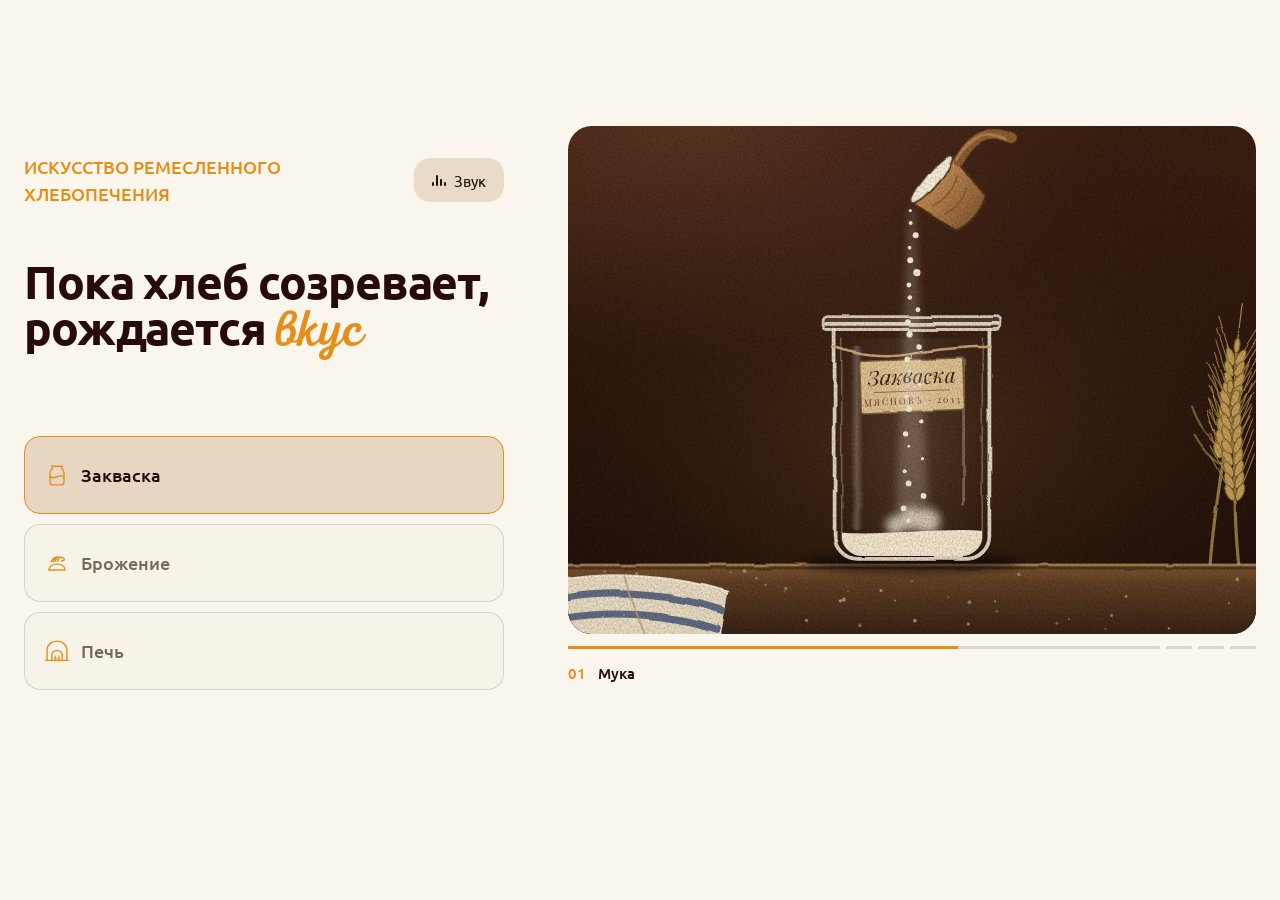
<file: v2/process/index.html>
<!doctype html>
<html lang="ru">
<head>
<meta charset="utf-8">
<meta name="viewport" content="width=device-width, initial-scale=1, viewport-fit=cover">
<title>Этапы хлеба — анимации (Пекарня МясновЪ)</title>
<link rel="preconnect" href="https://fonts.googleapis.com">
<link rel="preconnect" href="https://fonts.gstatic.com" crossorigin>
<link rel="stylesheet" href="https://fonts.googleapis.com/css2?family=Playfair+Display:wght@400..800&family=Ubuntu:wght@400;500;700&display=swap">
<style>
/* ═══ Блок «Как рождается хлеб» — перенесён из kuulklever-process-section.html, шрифты заменены на шрифты лендинга ═══ */
/* ═══ ПРОПЕЧЁННОСТЬ: шрифт сырое → допечённое ═══ */
.baked{--bake:1;
  font-family:var(--serif);
  font-weight:calc(360 + var(--bake)*380);
  font-variation-settings:"opsz" calc(7 + var(--bake)*65);
  letter-spacing:calc(.012em - var(--bake)*.03em);
  color:var(--raw);color:color-mix(in srgb,var(--raw) calc((1 - var(--bake))*100%),var(--ink));
  line-height:1;
}
.dark .baked{--raw:#7b6a58;color:color-mix(in srgb,var(--raw) calc((1 - var(--bake))*100%),var(--paper))}
.baked em{font-style:italic}
h2.baked{font-size:clamp(36px,4.9vw,74px)}
.baked.fixed{filter:none!important}
/* ═══ 02 процесс (тёмная) ═══ */
.dark{background:var(--ink);color:var(--paper)}
.dark .eyebrow{color:#e9dcc3b3}
.process-head{display:grid;grid-template-columns:1.25fr .75fr;gap:60px;align-items:end;margin:26px 0 56px}
.process-head p{font-size:18px;color:#e9dcc3;max-width:420px}
.tabs{display:grid;grid-template-columns:repeat(3,1fr);border-top:1px solid #f2e9d830}
.tab{position:relative;text-align:left;padding:26px 28px 30px 0;color:#e9dcc3a0;transition:color .3s}
.tab::before{content:"";position:absolute;left:0;top:-1px;height:3px;width:0;background:var(--ember);transition:width .7s var(--ease)}
.tab[aria-selected=true]{color:var(--paper)}
.tab[aria-selected=true]::before{width:calc(100% - 28px)}
.tab:hover{color:var(--paper)}
.tab-no{display:flex;justify-content:space-between;font:400 14px var(--mono);letter-spacing:.12em;padding-right:28px}
.tab-no svg{width:28px;height:28px}
.tab-title{display:block;font:400 34px/1.05 var(--serif);font-variation-settings:"opsz" 48;margin:16px 0 10px}
.tab-copy{display:block;font-size:14px;line-height:1.6;max-width:330px}
.stage{margin-top:44px;display:grid;grid-template-columns:1fr 1fr;gap:clamp(30px,5vw,80px);align-items:center;border:1px solid #f2e9d824;padding:clamp(22px,3.4vw,48px)}
.panel-label{font:400 14px var(--mono);;color:var(--ember)}
.panels>div[hidden]{display:none}
.panels h3{font-size:clamp(34px,3.8vw,56px);margin:14px 0 18px}
.panels p{color:#e9dcc3;font-size:17px;max-width:520px}
.mobile-stage-copy{display:none}
.scene-wrap{min-width:0}
.scene{width:100%}
.scene svg{display:block;width:100%;height:auto;overflow:hidden}
.scene g[id^=g]{transition:none}
.rail{display:flex;gap:8px;margin-top:18px}
.rail button{position:relative;flex:1 1 0;min-width:0;text-align:left;padding:12px 8px 0 0;border-top:2px solid #f2e9d82e;font:400 14px/1.35 var(--mono);letter-spacing:.1em;text-transform:uppercase;color:#e9dcc38c;transition:color .3s}
.rail button i{position:absolute;left:0;right:0;top:-2px;height:2px;background:var(--ember);transform-origin:0;transform:scaleX(0)}
.rail button span{color:var(--ember);margin-right:6px}
.rail button.on{color:var(--paper)}
.rail button:hover{color:var(--paper)}
.bub{animation:bubble 3.6s ease-in infinite;transform-box:fill-box;transform-origin:center}
@keyframes bubble{0%{transform:translateY(0) scale(.4);opacity:0}15%{opacity:1}85%{opacity:1}100%{transform:translateY(-46px) scale(1.1);opacity:0}}
.flame{transform-box:fill-box;transform-origin:50% 100%;animation:flick .5s ease-in-out infinite alternate}
.flame.f2{animation-duration:.7s;animation-delay:-.2s}.flame.f3{animation-duration:.42s;animation-delay:-.1s}
@keyframes flick{from{transform:scaleY(.8) skewX(3deg)}to{transform:scaleY(1.1) skewX(-4deg)}}
@keyframes spin{to{transform:rotate(360deg)}}
#s-hand{transform-box:view-box;transform-origin:200px 150px;animation:spin 14s linear infinite}
.timer{margin-top:56px;display:grid;gap:14px}
.timer-scale{display:flex;justify-content:space-between;font:400 14px var(--mono);color:#e9dcc388;padding-left:200px}
.bar{display:grid;grid-template-columns:200px 1fr;align-items:center}
.bar-label{font:400 14px/1.3 var(--mono);letter-spacing:.06em;text-transform:uppercase;color:#e9dcc3b0;padding-right:16px}
.bar-label b{display:block;font:400 32px/1 var(--serif);color:var(--paper);letter-spacing:0;text-transform:none;font-variant-numeric:tabular-nums}
.bar-track{position:relative;height:34px;background:repeating-linear-gradient(90deg,#f2e9d82a 0 1px,transparent 1px calc(100%/24));border-bottom:1px solid #f2e9d844}
.bar-fill{position:absolute;left:0;top:7px;bottom:7px;width:var(--w);background:linear-gradient(90deg,#e58e1a33,var(--ember));transform:scaleX(0);transform-origin:0;transition:transform 2.4s var(--ease)}
.bar-fill::after{content:"";position:absolute;right:-7px;top:50%;width:14px;height:14px;margin-top:-7px;border-radius:50%;background:var(--paper);box-shadow:0 0 0 4px #e58e1a55}
.in-view .bar-fill{transform:none}
.bar:nth-child(3) .bar-fill{transition-delay:.15s}.bar:nth-child(4) .bar-fill{transition-delay:.3s}
.process-foot{display:flex;justify-content:space-between;gap:20px;flex-wrap:wrap;margin-top:44px;padding-top:22px;border-top:1px solid #f2e9d822;font-size:14px;color:#e9dcc3b0}
.process-foot a{color:var(--paper)}
@media (max-width:900px){#time .process-head,#time .stage{grid-template-columns:1fr} #time .scene-wrap{order:-1}}
@media (max-width:600px){
  .tabs{grid-template-columns:1fr;border:0}
  .tab{padding:16px 0;border-top:1px solid #f2e9d824}.tab::before{top:-1px}.tab[aria-selected=true]::before{width:100%}
  .tab-copy{display:none}.tab-title{font-size:28px;margin:8px 0 0}.tab-no{padding-right:0}
  .mobile-stage-copy{display:block;padding-bottom:16px;border-bottom:1px solid #f2e9d824}
  .timer-scale{padding-left:0}
  .bar{grid-template-columns:1fr}.bar-label{display:flex;gap:12px;align-items:baseline;padding:0 0 6px}.bar-label b{font-size:24px}
  .rail{flex-wrap:wrap;row-gap:12px}
  .rail button{flex:1 1 calc(50% - 8px)}
}
#time .tab{display:flex;flex-direction:column;align-items:stretch;justify-content:flex-start}
@media (pointer:coarse){#time .rail button{padding-top:16px}}
:root{--choc-hi:#4b2c19;--choc:#2b170d;--choc-lo:#190c06}
#time.dark{
  background:
    radial-gradient(90% 55% at 18% 0%,#5a3420cc,transparent 62%),
    radial-gradient(70% 50% at 100% 100%,#43251599,transparent 65%),
    linear-gradient(180deg,var(--choc) 0%,var(--choc-lo) 100%);
  min-height:100vh;
}
#time.dark::before{content:"";position:absolute;inset:0;pointer-events:none;opacity:.32;mix-blend-mode:soft-light;
  background:url("data:image/svg+xml,%3Csvg xmlns='http://www.w3.org/2000/svg' width='220' height='220'%3E%3Cfilter id='f'%3E%3CfeTurbulence type='fractalNoise' baseFrequency='.8' numOctaves='3' stitchTiles='stitch'/%3E%3CfeColorMatrix values='0 0 0 0 1 0 0 0 0 .86 0 0 0 0 .7 0 0 0 .8 -.3'/%3E%3C/filter%3E%3Crect width='100%25' height='100%25' filter='url(%23f)'/%3E%3C/svg%3E")}
#time{position:relative}
#time .wrap{position:relative}
.stage{border-color:#f2e9d82e}
.tabs{border-top-color:#f2e9d838}
.sound.solo{position:fixed;top:16px;right:16px;z-index:80;color:var(--paper);border-color:#f2e9d899;background:#1b0f08cc;backdrop-filter:blur(6px)}
.sound.solo:hover{background:var(--paper);color:var(--choc-lo)}
.now-pill{position:fixed;left:16px;bottom:16px;z-index:80;max-width:calc(100% - 32px);padding:9px 14px;background:#1b0f08e6;color:var(--paper);font:italic 15px/1.3 var(--serif);border:1px solid #f2e9d833;opacity:0;transform:translateY(8px);transition:opacity .4s,transform .4s var(--ease);pointer-events:none}
.now-pill.show{opacity:1;transform:none}
.now-pill b{font:400 14px var(--mono);;color:var(--ember);margin-right:10px}

/* ═══ Ремесленный хлеб · Пекарня МясновЪ × КуулКлевер ═══
   Одна схема: тёмно-коричневый фон · зелёные кнопки (только каталог и предзаказ) ·
   оранжевый МясновЪ — акцентные слова Nexa Script.
   Шрифты: Ubuntu — текст и кнопки; Playfair Display — заголовки (без курсива); Nexa Script — ключевые слова. */
@font-face{font-family:"Nexa Script";src:url("[data-uri]") format("truetype");font-weight:400;font-display:swap}
:root{
  --bg:#18110c; --bg-2:#211812; --bg-3:#2c2119; --deep:#110b07;
  --text:#f3ead9; --text-2:#cdbfa9; --muted:#9a8a75; --line:#f3ead91c; --line-2:#f3ead933;
  --green:#80ba27; --green-h:#8fcb34;            /* КуулКлевер — только кнопки каталога и предзаказа */
  --orange:#f0a13c; --orange-brand:#e58e1a;      /* МясновЪ — акценты */
  --serif:"Playfair Display",Georgia,serif;
  --sans:"Ubuntu",system-ui,-apple-system,"Segoe UI",Arial,sans-serif;
  --mono:var(--sans);
  --script:"Nexa Script",cursive;
  --ease:cubic-bezier(.2,.7,.1,1);
  --hh:62px;
  /* переменные блока процесса */
  --paper:#f3ead9; --paper-2:#eadfca; --ink:#18110c; --ink-2:#4a392c; --raw:#8a7a66; --ember:#e58e1a; --crust:#6a3b1d;
}
*{box-sizing:border-box}
html{scroll-behavior:smooth;scroll-padding-top:var(--hh);-webkit-text-size-adjust:100%;text-size-adjust:100%;background:var(--bg)}
body{margin:0;background:var(--bg);color:var(--text);font:400 17px/1.6 var(--sans);-webkit-font-smoothing:antialiased;overflow-x:clip}
body::before{display:none}
img,video{max-width:100%;display:block}
a{color:inherit;text-decoration:none}
button{font:inherit;color:inherit;cursor:pointer;background:none;border:0;padding:0}
:focus-visible{outline:2px solid var(--orange);outline-offset:3px}
p{margin:0 0 1em}
h1,h2,h3,h4{margin:0;font-family:var(--serif);font-weight:400;font-style:normal;line-height:1.08;letter-spacing:-.005em}
h2{font-size:clamp(32px,4.4vw,60px)}
i,em{font-style:normal}
.sr{position:absolute;width:1px;height:1px;overflow:hidden;clip:rect(0 0 0 0);white-space:nowrap}
.skip{position:fixed;left:16px;top:-60px;z-index:100;background:var(--text);color:var(--bg);padding:10px 16px;border-radius:8px}
.skip:focus{top:12px}
.wrap{max-width:1280px;margin:0 auto;padding:104px clamp(18px,5vw,64px)}
.eyebrow{display:flex;align-items:center;gap:12px;margin:0 0 16px;font:500 13px/1.4 var(--sans);letter-spacing:.14em;text-transform:uppercase;color:var(--text-2)}
.eyebrow::before{content:"";width:28px;height:1.5px;background:var(--orange);flex:0 0 28px}
.lead{font-size:18px;color:var(--text-2);max-width:620px}
.accent{font-family:var(--script);color:var(--orange);font-size:1.1em;line-height:.9;font-weight:400;letter-spacing:0}
.tagline{display:block;font-family:var(--script);color:var(--orange);font-size:24px;line-height:1.1}

/* кнопки: зелёная — только каталог и предзаказ; светлая и контурная — движение по лендингу */
.btn{display:inline-flex;align-items:center;justify-content:center;gap:10px;min-height:52px;padding:0 24px;border-radius:12px;font:700 15px/1.15 var(--sans);letter-spacing:.01em;text-align:center;transition:background .25s,color .25s,box-shadow .25s,transform .25s var(--ease)}
.btn:active{transform:translateY(1px)}
.btn .arr{width:16px;height:16px;flex:0 0 16px;transition:transform .3s var(--ease)}
.btn:hover .arr{transform:translate(2px,-2px)}
.btn-go{background:var(--green);color:#fff}
.btn-go:hover{background:var(--green-h)}
.btn-light{background:var(--text);color:var(--bg)}
.btn-light:hover{background:#fff}
.btn-light:hover .arr,.btn-ghost[href^="#"]:hover .arr{transform:translateY(2px)}
.btn-ghost{color:var(--text);box-shadow:inset 0 0 0 1.5px var(--line-2);font-weight:500}
.btn-ghost:hover{box-shadow:inset 0 0 0 1.5px var(--text)}
.btn-sm{min-height:42px;padding:0 16px;font-size:14px;border-radius:10px}
.tlink{display:inline-flex;align-items:center;gap:8px;font-weight:500;border-bottom:1.5px solid var(--line-2);padding-bottom:3px}
.tlink:hover{border-color:var(--text)}
.tlink .arr{width:14px;height:14px}
.cta{display:flex;flex-wrap:wrap;align-items:center;gap:12px 18px}

/* ═══ шапка ═══ */
.site-header{position:fixed;top:0;left:0;right:0;z-index:60;height:var(--hh);transition:background .35s,border-color .35s;border-bottom:1px solid transparent}
.site-header.scrolled{background:#18110cee;-webkit-backdrop-filter:blur(12px);backdrop-filter:blur(12px);border-color:var(--line)}
.site-header::after{content:"";position:absolute;left:0;right:0;bottom:-1px;height:2px;transform:scaleX(var(--p,0));transform-origin:0;background:linear-gradient(90deg,var(--green),var(--orange));opacity:.9}
.site-header-in{max-width:1280px;height:100%;margin:0 auto;display:flex;align-items:center;gap:28px;padding:0 clamp(16px,4vw,48px)}
.brand{display:flex;align-items:center;gap:7px;margin-right:auto;min-width:0}
.brand .cl{width:26px}.brand .wm{width:140px;height:auto}
.nav{display:flex;gap:26px;font-size:15px;font-weight:500;color:var(--text-2)}
.nav a{padding:6px 0;border-bottom:1.5px solid transparent}
.nav a:hover,.nav a.on{color:var(--text);border-color:var(--orange)}

/* ═══ 1. первый экран ═══ */
.hero{position:relative;min-height:100vh;min-height:100svh;display:flex;align-items:flex-end;overflow:hidden;background:var(--bg) none center/cover no-repeat}
.hero-bg{position:absolute;inset:0;width:100%;height:100%;object-fit:cover;opacity:0;transition:opacity 1.2s}
.hero-bg.ready{opacity:1}
.hero-shade{position:absolute;inset:0;background:linear-gradient(180deg,#18110ca6 0%,#18110c33 32%,#18110c99 62%,#18110cf2 100%)}
.hero-in{position:relative;width:100%;max-width:1280px;margin:0 auto;padding:calc(var(--hh) + 24px) clamp(18px,5vw,64px) clamp(32px,6vh,72px)}
.maker{display:inline-flex;flex-direction:column;align-items:flex-start;margin-bottom:22px}
.maker img{width:150px;height:auto}
.maker .tagline{margin:2px 0 0 4px;font-size:22px}
.hero h1{font-size:clamp(42px,7.4vw,104px);line-height:1.02;max-width:12ch;margin-bottom:28px;text-wrap:balance}
.sing{position:relative;display:inline-block}
/* ноты: появляются над акцентным словом, только пока звучит звук */
.notes{position:absolute;left:50%;top:-.15em;width:1.6em;height:.8em;pointer-events:none}
.notes i{position:absolute;bottom:0;width:.16em;height:.12em;border-radius:50%;background:var(--orange);opacity:0;transform:rotate(-20deg)}
.notes i::after{content:"";position:absolute;right:0;bottom:.06em;width:.025em;height:.38em;background:var(--orange)}
.notes i:nth-child(1){left:0}.notes i:nth-child(2){left:.55em}.notes i:nth-child(3){left:1.1em}
.hero.playing .notes i{animation:note 3s ease-out infinite}
.hero.playing .notes i:nth-child(2){animation-delay:1s}.hero.playing .notes i:nth-child(3){animation-delay:2s}
@keyframes note{0%{opacity:0;transform:translateY(0) rotate(-20deg)}15%{opacity:.95}70%{opacity:.6}100%{opacity:0;transform:translateY(-.7em) rotate(-8deg)}}
.hero-cta{display:flex;flex-wrap:wrap;gap:12px}
.hero-cta .btn{min-width:200px}
.eq{display:inline-flex;gap:2px;align-items:flex-end;height:16px}
.eq i{width:2.5px;height:4px;background:currentColor;border-radius:1px}
[aria-pressed=true] .eq i{animation:eq .9s ease-in-out infinite}
.eq i:nth-child(2){animation-delay:-.3s}.eq i:nth-child(3){animation-delay:-.6s}.eq i:nth-child(4){animation-delay:-.15s}
@keyframes eq{0%,100%{height:4px}50%{height:16px}}
.hero-note{margin:22px 0 0;font-size:14px;color:var(--text-2)}

/* ═══ 2. закваска: три принципа ═══ */
.about-head{max-width:820px}
.about-head h2{margin-bottom:22px}
.pillars{list-style:none;margin:56px 0 0;padding:0;display:grid;grid-template-columns:repeat(3,1fr);gap:clamp(16px,2.6vw,32px)}
.pillars li{display:flex;flex-direction:column;gap:6px;padding:28px 24px;border:1px solid var(--line);border-radius:18px;background:var(--bg-2)}
.pillars b{font-size:18px;font-weight:700;margin-top:14px}
.pillars span{color:var(--muted);font-size:15px}
.ico{width:52px;height:52px;fill:none;stroke:var(--orange);stroke-width:1.6;stroke-linecap:round;stroke-linejoin:round;overflow:visible;flex:0 0 auto}
.ico .b{fill:var(--orange);stroke:none;opacity:0}
.in-view .ico-jar .b{animation:bub 3.2s ease-in infinite}
.in-view .ico-jar .b2{animation-delay:1.1s}.in-view .ico-jar .b3{animation-delay:2.1s}
@keyframes bub{0%{opacity:0;transform:translateY(0)}20%{opacity:.9}100%{opacity:0;transform:translateY(-12px)}}
.ico-hand .palm,.ico-hand .dough{transform-box:fill-box;transform-origin:50% 100%}
.in-view .ico-hand .palm{animation:press 2.6s var(--ease) infinite}
.in-view .ico-hand .dough{animation:squash 2.6s var(--ease) infinite}
@keyframes press{0%,100%{transform:translateY(0)}45%{transform:translateY(3px)}}
@keyframes squash{0%,100%{transform:scale(1)}45%{transform:scale(1.04,.92)}}
.ico-oven .fl{fill:var(--orange);stroke:none;transform-box:fill-box;transform-origin:50% 100%;opacity:.85}
.in-view .ico-oven .fl{animation:flick .7s ease-in-out infinite alternate}
.in-view .ico-oven .fl2{animation-duration:.9s;animation-delay:-.3s}
@keyframes flick{from{transform:scaleY(.82)}to{transform:scaleY(1.08) skewX(-3deg)}}

/* ═══ 3. корочка: липкое видео + текст ═══ */
.story{position:relative;display:grid;grid-template-columns:1fr 1fr}
.story-media{position:sticky;top:0;height:100vh;height:100svh;order:2}
.story-media video{width:100%;height:100%;object-fit:cover}
.story-text{order:1;padding:0 clamp(18px,5vw,64px)}
.story-card{min-height:90svh;display:flex;flex-direction:column;justify-content:center;max-width:500px;margin-left:auto;margin-right:clamp(0px,3vw,48px)}
.story-card h2{margin-bottom:20px}
.story-card p{font-size:19px;color:var(--text-2)}
.story-card .btn{align-self:flex-start;margin-top:8px}

/* ═══ 4. процесс: компактно, всё в один экран телефона ═══ */
#process{background:var(--bg);color:var(--text)}
#process .wrap{max-width:900px;padding-top:96px;padding-bottom:96px}
#process h2{margin-bottom:26px}
#process .tabs{display:grid;grid-template-columns:repeat(3,1fr);gap:8px;border:0;margin:0}
#process .tab{display:flex;flex-direction:row;align-items:center;justify-content:center;gap:10px;min-height:52px;padding:8px 10px;border:1px solid var(--line-2);border-radius:12px;color:var(--text-2);transition:border-color .3s,background .3s,color .3s}
#process .tab::before{display:none}
#process .tab[aria-selected=true]{border-color:var(--orange);background:#f0a13c1f;color:var(--text)}
#process .tab-no{font-size:0;letter-spacing:0;padding:0;display:block}
#process .tab-no svg{width:24px;height:24px;color:var(--orange)}
#process .tab-title{font:500 16px/1.1 var(--sans);margin:0}
#process .tab-copy{display:none}
#process .stage{display:block;margin-top:14px;padding:0;border:0}
#process .panels{display:none}
#process .scene svg{max-height:52vh;width:auto;max-width:100%;margin:0 auto}
#process .rail{display:flex;gap:6px;margin-top:12px}
#process .rail button{flex:0 0 26px;min-width:0;padding-top:10px;font-size:0;color:transparent;border-top:3px solid var(--line-2);border-radius:2px}
#process .rail button.on{flex:1 1 auto;font:500 15px/1.3 var(--sans);letter-spacing:0;text-transform:none;color:var(--text)}
#process .rail button span{color:var(--orange);margin-right:8px}
#process .rail button i{top:-3px;height:3px}

/* ═══ 5. часы созревания ═══ */
.dial-sec{background:var(--bg-2);border-top:1px solid var(--line);border-bottom:1px solid var(--line)}
.dial-grid{display:grid;grid-template-columns:1.05fr .95fr;gap:clamp(32px,6vw,90px);align-items:center}
.dial-copy h2{margin-bottom:20px}
.dial-legend{display:grid;gap:8px;margin-top:26px;max-width:520px}
.dial-legend button{display:flex;align-items:baseline;gap:14px;padding:12px 16px;border:1px solid var(--line);border-radius:12px;text-align:left;color:var(--text-2);transition:border-color .3s,background .3s,color .3s}
.dial-legend b{font:400 24px/1 var(--serif);color:var(--text);min-width:58px}
.dial-legend button[aria-pressed=true]{border-color:var(--orange);background:#f0a13c17;color:var(--text)}
.dial{margin:0;justify-self:center;width:min(100%,400px)}
.dial svg{width:100%;height:auto;display:block}
.dial-face{fill:var(--bg);stroke:var(--line-2);stroke-width:1}
.dial-ticks line{stroke:var(--muted);stroke-width:1}
.dial-ticks line.major{stroke:var(--text-2);stroke-width:1.6}
.dial-arc{fill:none;stroke:var(--orange);stroke-width:6;stroke-linecap:round;stroke-dasharray:100;stroke-dashoffset:100;opacity:.9}
.dial-labels text{fill:var(--text-2);font:500 12px var(--sans);text-anchor:middle}
.dial-hand{stroke:var(--text);stroke-width:2.5;stroke-linecap:round;transform-origin:120px 120px}
.dial-hub{fill:var(--orange)}
.dial-read{text-anchor:middle;fill:var(--text)}
.dial-n{font:400 40px var(--serif)}
.dial-u{font:500 15px var(--sans);fill:var(--text-2)}

/* ═══ 6. артизанальная пекарня: текст поверх фильма ═══ */
.artisan{position:relative;overflow:hidden;isolation:isolate}
.artisan-bg{position:absolute;inset:0;width:100%;height:100%;object-fit:cover;z-index:-2}
.artisan-shade{position:absolute;inset:0;z-index:-1;background:linear-gradient(180deg,#18110cf5 0%,#18110ccc 30%,#18110cd9 70%,#18110c 100%)}
.artisan-in{padding-top:120px;padding-bottom:120px}
.quote{margin:0 0 40px;max-width:980px}
.quote p{font:400 clamp(30px,4.4vw,58px)/1.12 var(--serif);margin:0 0 18px}
.quote footer{font-size:15px;color:var(--text-2);display:flex;gap:12px;align-items:center}
.quote footer::before{content:"";width:28px;height:1.5px;background:var(--orange);flex:0 0 28px}
.artisan-def{font-size:19px;max-width:760px;color:var(--text)}
.facts4{display:grid;grid-template-columns:repeat(4,1fr);gap:14px;margin:40px 0 0}
.facts4>div{padding:22px 20px;border:1px solid var(--line-2);border-radius:16px;background:#18110c8c;-webkit-backdrop-filter:blur(6px);backdrop-filter:blur(6px)}
.facts4 dt{font:700 13px/1.3 var(--sans);letter-spacing:.12em;text-transform:uppercase;color:var(--orange);margin-bottom:10px}
.facts4 dd{margin:0;font-size:15px;color:var(--text-2)}
.artisan-story{display:grid;grid-template-columns:1fr 1fr;gap:clamp(20px,4vw,56px);margin-top:48px;padding-top:32px;border-top:1px solid var(--line-2);color:var(--text-2)}

/* ═══ 7. каталог ═══ */
.cat-head{max-width:820px;margin-bottom:48px}
.cat-head h2{margin-bottom:18px}
.cat-group+.cat-group{margin-top:64px}
.cg-head{display:flex;flex-wrap:wrap;align-items:baseline;gap:6px 18px;margin-bottom:22px}
.cg-head h3{font-size:clamp(24px,2.4vw,32px)}
.cg-head p{margin:0;color:var(--muted)}
.cards{display:grid;grid-template-columns:repeat(3,minmax(0,1fr));gap:22px}
.cards-4{grid-template-columns:repeat(4,minmax(0,1fr))}
.card{display:flex;flex-direction:column;background:var(--bg-2);border:1px solid var(--line);border-radius:20px;overflow:hidden}
.c-media{position:relative;aspect-ratio:1;background:var(--bg-3);overflow:hidden}
.c-media img{position:absolute;inset:0;width:100%;height:100%;object-fit:cover;opacity:0;transition:opacity .5s,transform 1.2s var(--ease)}
.c-media img.on{opacity:1}
.card:hover .c-media img.on{transform:scale(1.03)}
.c-badge{position:absolute;left:14px;top:14px;display:inline-flex;align-items:center;gap:6px;padding:6px 12px;border-radius:30px;background:#18110cd0;color:var(--text);font:500 13px var(--sans);-webkit-backdrop-filter:blur(6px);backdrop-filter:blur(6px)}
.c-badge svg{width:15px;height:15px}
.c-views{position:absolute;left:12px;bottom:12px;display:flex;gap:2px;padding:3px;border-radius:30px;background:#f3ead9e6}
.c-views button{padding:7px 12px;border-radius:30px;font:500 13px var(--sans);color:var(--bg)}
.c-views button[aria-pressed=true]{background:var(--bg);color:var(--text)}
.c-body{display:flex;flex-direction:column;flex:1;padding:20px 22px 22px}
.c-body h4{font-size:clamp(21px,1.8vw,25px);line-height:1.15;margin-bottom:10px}
.c-meta{display:flex;flex-wrap:wrap;gap:6px 16px;margin:0 0 12px;font-size:14px;color:var(--muted)}
.c-meta span{display:inline-flex;align-items:center;gap:6px}
.c-meta svg{width:15px;height:15px}
.c-desc{font-size:15px;color:var(--text-2);margin-bottom:14px}
.c-tags{list-style:none;margin:0 0 16px;padding:0;display:flex;flex-wrap:wrap;gap:6px}
.c-tags li{padding:5px 11px;border-radius:30px;background:#f0a13c1c;color:#f3c98d;font-size:13px}
.c-foot{margin-top:auto;padding-top:16px;border-top:1px dashed var(--line-2);display:flex;flex-wrap:wrap;align-items:center;justify-content:space-between;gap:10px}
.c-bonus{margin:0;display:flex;align-items:center;gap:6px;font:700 16px var(--sans)}
.c-bonus span:last-child{font:400 13px var(--sans);color:var(--muted)}
.kgl{display:inline-grid;place-items:center;min-width:34px;height:22px;padding:0 6px;border-radius:6px;background:var(--green);color:#fff;font:700 12px/1 var(--sans);flex:0 0 auto}
.soon{flex-basis:100%;font-size:12px;color:var(--muted);text-align:right}
.cat-note{margin:40px 0 0;font-size:14px;color:var(--muted)}

/* ═══ 8. целая буханка: видеофон под блоком ═══ */
.band{position:relative;min-height:86vh;min-height:86svh;display:flex;align-items:center;overflow:hidden;isolation:isolate}
.band-bg{position:absolute;inset:0;width:100%;height:100%;object-fit:cover;z-index:-2}
.band-shade{position:absolute;inset:0;z-index:-1;background:linear-gradient(90deg,#18110cf2 0%,#18110cc7 42%,#18110c26 75%)}
.band-in{width:100%}
.band-in>*{max-width:600px}
.band h2{margin-bottom:20px}
.band .lead{color:var(--text)}
.band .cta{margin-top:10px}

/* ═══ 9. первый ломтик: видео частично под карточкой ═══ */
.overlap{position:relative;max-width:1280px;margin:0 auto;padding:110px clamp(18px,5vw,64px);display:grid;grid-template-columns:repeat(12,1fr);align-items:center}
.overlap-media{grid-column:5/13;grid-row:1;aspect-ratio:4/5;max-height:720px;border-radius:22px;overflow:hidden}
.overlap-media video{width:100%;height:100%;object-fit:cover}
.overlap-card{grid-column:1/7;grid-row:1;position:relative;z-index:1;padding:clamp(26px,3.4vw,48px);border-radius:22px;background:var(--bg-2);border:1px solid var(--line);box-shadow:0 30px 60px -30px #000}
.overlap-card h2{margin-bottom:18px}
.overlap-card p{color:var(--text-2)}

/* ═══ 10. предзаказ ═══ */
.preorder{background:var(--deep);border-top:1px solid var(--line)}
.po-grid{display:grid;grid-template-columns:1fr minmax(0,520px);gap:clamp(32px,6vw,90px);align-items:center}
.po-title{font-size:clamp(64px,10vw,140px);line-height:.9;margin:0}
.po-title .accent{font-size:1em}
.po-sub{font:400 clamp(24px,2.8vw,38px)/1.15 var(--serif);margin:10px 0 22px}
.po-tip{margin-top:26px;padding:14px 16px;border-radius:12px;background:#f3ead90a;border:1px solid var(--line);font-size:15px;color:var(--text-2)}
.po-tip b{color:var(--text)}
.po-card{padding:clamp(22px,3vw,34px);border-radius:22px;background:var(--bg-2);border:1px solid var(--line-2)}
.po-status{display:flex;align-items:center;gap:10px;margin:0 0 10px;font:700 13px var(--sans);letter-spacing:.12em;text-transform:uppercase;color:var(--green)}
.po-status i{width:9px;height:9px;border-radius:50%;background:var(--green);flex:0 0 9px}
.po-status.closed{color:var(--orange)}.po-status.closed i{background:var(--orange)}
.po-timer{margin:0;font:400 clamp(48px,6vw,68px)/1 var(--serif);color:var(--text)}
.po-timer small{font:500 18px var(--sans);color:var(--text-2);margin:0 10px 0 4px}
.po-when{margin:10px 0 16px;color:var(--text-2);font-size:15px}
.po-bar{height:6px;border-radius:6px;background:var(--line);overflow:hidden;margin-bottom:22px}
.po-bar i{display:block;height:100%;width:var(--w,0%);border-radius:6px;background:linear-gradient(90deg,var(--green),var(--orange));transition:width 1s var(--ease)}
.po-steps{list-style:none;margin:0 0 24px;padding:0;display:grid;gap:12px;counter-reset:s}
.po-steps li{position:relative;padding-left:42px;font-size:15px;min-height:28px;display:flex;align-items:center}
.po-steps li::before{counter-increment:s;content:counter(s);position:absolute;left:0;top:0;width:28px;height:28px;border-radius:50%;display:grid;place-items:center;background:var(--text);color:var(--bg);font:700 13px var(--sans)}
.po-bonus{display:flex;gap:12px;align-items:flex-start;margin:24px 0 0;padding-top:20px;border-top:1px dashed var(--line-2);font-size:14px;color:var(--text-2)}
.po-bonus b{color:var(--text)}

/* ═══ 11. финал и подвал ═══ */
.finish{text-align:center}
.finish .wrap{padding-top:110px;padding-bottom:110px}
.finish .tagline{font-size:30px;margin-bottom:10px}
.finish h2{font-size:clamp(40px,6.4vw,92px);margin-bottom:34px}
.finish .cta{justify-content:center}
.site-footer{background:var(--deep);border-top:1px solid var(--line);font-size:15px}
.foot-grid{display:grid;grid-template-columns:1fr 1.2fr 1fr;gap:clamp(28px,4vw,60px);padding-top:64px;padding-bottom:40px}
.foot-brand img{width:170px;height:auto}
.foot-brand .tagline{color:var(--green);font-size:20px;margin:4px 0 18px}
.foot-phone{display:block;font:700 22px var(--sans);margin-bottom:6px}
.foot-brand p{color:var(--muted);font-size:14px}
.foot-links{display:grid;grid-template-columns:1fr 1fr;gap:12px 24px;align-content:start}
.foot-links a{color:var(--text-2)}
.foot-links a:hover{color:var(--text)}
.foot-app{padding:22px;border-radius:18px;background:var(--bg-2);border:1px solid var(--line)}
.foot-app b{display:block;font-size:17px;margin-bottom:6px}
.foot-app p{color:var(--muted);font-size:14px}
.foot-bottom{display:flex;flex-wrap:wrap;justify-content:space-between;align-items:center;gap:14px;padding-top:22px;padding-bottom:28px;border-top:1px solid var(--line);color:var(--muted);font-size:13px}
.foot-makers img{width:110px;height:auto;opacity:.85}

/* звук */
.mute{position:fixed;left:14px;bottom:14px;z-index:80;display:inline-flex;align-items:center;gap:10px;min-height:44px;padding:0 16px;border-radius:30px;background:#18110ce6;color:var(--text);border:1px solid var(--line-2);font:500 14px var(--sans);-webkit-backdrop-filter:blur(8px);backdrop-filter:blur(8px)}
.mute[hidden]{display:none}
body .now-pill{position:fixed;left:14px;bottom:66px;z-index:80;max-width:calc(100% - 28px);padding:7px 13px;border-radius:30px;background:#f3ead9;color:var(--bg);border:0;font:500 13px/1.3 var(--sans);opacity:0;transform:translateY(6px);transition:opacity .4s,transform .4s var(--ease);pointer-events:none}
body .now-pill.show{opacity:1;transform:none}
body .now-pill b{font:700 11px var(--sans);letter-spacing:.12em;text-transform:uppercase;color:var(--orange-brand);margin-right:8px}

/* «пропекание» заголовков при прокрутке */
.baked.soft{font-family:var(--serif);font-weight:calc(400 + var(--bake,1)*110);letter-spacing:calc(.01em - var(--bake,1)*.014em);line-height:1.08;color:color-mix(in srgb,var(--raw) calc((1 - var(--bake,1))*100%),var(--text))}
.baked .accent{color:var(--orange)}

/* появление */
.js .rv{opacity:0;transform:translateY(22px);transition:opacity .9s var(--ease),transform .9s var(--ease)}
.js .rv.in-view{opacity:1;transform:none}

/* ═══ адаптив (проверка: 375 и 250 px) ═══ */
@media (max-width:1100px){
  .cards-4{grid-template-columns:repeat(2,minmax(0,1fr))}
  .facts4{grid-template-columns:1fr 1fr}
}
@media (max-width:900px){
  .nav{display:none}
  .pillars{grid-template-columns:1fr;gap:10px;margin-top:36px}
  .pillars li{display:grid;grid-template-columns:44px 1fr;column-gap:14px;row-gap:2px;align-items:center;padding:16px 18px}
  .pillars .ico{width:40px;height:40px;grid-row:span 2}
  .pillars b{margin:0}
  /* корочка: видео на весь экран, текст карточками поверх */
  .story{display:block}
  .story-media{height:100svh}
  .story-text{position:relative;margin-top:-100svh;padding:0}
  .story-card{min-height:100svh;max-width:none;margin:0;justify-content:flex-end;padding:0 18px 64px}
  .story-media::after{content:"";position:absolute;inset:0;background:linear-gradient(180deg,#18110c40 0,#18110c99 45%,#18110ce6 100%);pointer-events:none}
  .story-card h2,.story-card p{text-shadow:0 1px 14px #18110c}
  .story-card p{color:var(--text)}
  .dial-grid,.po-grid{grid-template-columns:1fr}
  .dial{order:-1;width:min(74vw,320px)}
  .artisan-story{grid-template-columns:1fr}
  .overlap{display:block;padding:72px 0}
  .overlap-media{max-height:none;border-radius:0}
  .overlap-card{margin:-110px 14px 0}
  .band-shade{background:linear-gradient(180deg,#18110c4d 0%,#18110c99 45%,#18110cf2 78%)}
  .band{align-items:flex-end}
  .band-in{padding-bottom:56px}
  .foot-grid{grid-template-columns:1fr}
}
@media (max-width:700px){
  :root{--hh:56px}
  body{font-size:16px}
  .wrap{padding:72px 16px}
  .hero-in{padding:calc(var(--hh) + 16px) 16px 28px}
  .maker img{width:124px}.maker .tagline{font-size:19px}
  .maker{margin-bottom:16px}
  .hero h1{font-size:clamp(36px,11.2vw,56px);margin-bottom:22px}
  .hero-cta .btn{flex:1 1 0;min-width:0;padding:0 12px}
  .hero-note{margin-top:16px;font-size:13px}
  .lead{font-size:16px}
  .brand .wm{width:120px}.brand .cl{width:23px}
  #process .wrap{padding-top:64px;padding-bottom:64px}
  #process h2{margin-bottom:18px}
  #process .tab{flex-direction:column;gap:4px;min-height:64px}
  #process .tab-title{font-size:14px}
  #process .scene svg{max-height:44svh}
  /* карточки — горизонтальная лента со свайпом */
  .cards,.cards-4{display:flex;overflow-x:auto;scroll-snap-type:x mandatory;gap:12px;margin:0 -16px;padding:0 16px 10px;scroll-padding:0 16px;scrollbar-width:none}
  .cards::-webkit-scrollbar{display:none}
  .card{flex:0 0 min(86%,340px);scroll-snap-align:start}
  .card.rv{opacity:1;transform:none}
  .cat-group+.cat-group{margin-top:48px}
  .facts4{grid-template-columns:1fr}
  .artisan-in{padding-top:80px;padding-bottom:80px}
  .artisan-def{font-size:17px}
  .po-steps li{font-size:14px}
  .foot-links{grid-template-columns:1fr 1fr;font-size:14px}
}
@media (max-width:420px){
  .brand .cl-2{display:none}
  .brand .wm{width:104px}
  .site-header .btn-sm{padding:0 12px;font-size:13px;min-height:38px}
}
@media (max-width:330px){
  .hero-cta{flex-direction:column}
  .hero-cta .btn{flex:none;width:100%}
  .c-views button{padding:6px 8px;font-size:12px}
  .foot-links{grid-template-columns:1fr}
  #process .tab-title{font-size:12px}
}
@media (prefers-reduced-motion:reduce){
  html{scroll-behavior:auto}
  *,*::before,*::after{animation:none!important;transition:none!important}
  .js .rv{opacity:1;transform:none}
}
/* перебиваем размеры заголовков из блока процесса */
h2.baked.soft{font-size:clamp(32px,4.4vw,60px);line-height:1.08}
.finish h2.baked.soft{font-size:clamp(40px,6.4vw,92px)}
.cards,.card,.btn{position:relative}
/* часы на телефоне: заголовок → циферблат → выбор хлеба */
@media (max-width:900px){
  .dial-copy{display:contents}
  .dial-grid{display:flex;flex-direction:column;align-items:stretch;gap:0}
  .dial{order:3;margin:8px auto 4px}
  .dial-legend{order:4;max-width:none}
  .dial-copy .lead{order:2;margin-bottom:18px}
}
.dial-labels text:first-child{display:none}
@media (max-width:420px){.site-header-in{gap:10px;padding:0 12px}}
@media (max-width:330px){
  .brand .cl{display:none}
  .brand .wm{width:96px}
  .site-header .btn-sm .arr{display:none}
  .site-header .btn-sm{padding:0 10px;font-size:12.5px;min-height:36px}
}
.po-title{font-size:clamp(46px,17vw,140px)}
.po-grid>*,.dial-grid>*{min-width:0}

/* факты предзаказа */
.po-facts{list-style:none;margin:18px 0 0;padding:0;display:grid;gap:14px}
.po-facts li{font-size:16px;color:var(--text-2);padding-left:16px;border-left:2px solid var(--orange)}
.po-facts b{color:var(--text);font-weight:500}

/* ═══ правка 9 ноября (3): первый экран, звук, иконки, процесс, часы, цитата, карточки ═══ */
/* первый экран: лёгкое затемнение под текстом, подпись по ширине логотипа */
.hero-in{isolation:isolate}
.hero-in::before{content:"";position:absolute;left:0;right:0;top:6%;bottom:0;z-index:-1;pointer-events:none;background:linear-gradient(180deg,transparent,#18110c33 40%,#18110c33)}
.maker .tagline{margin:3px 0 0;white-space:nowrap}
/* плавающая кнопка звука: только после первого экрана, на телефоне круглая */
@media (max-width:700px){.mute{width:44px;padding:0;justify-content:center;opacity:.92}.mute-t{display:none}}
/* иконки «закваска»: движение заметнее */
.ico{width:60px;height:60px;stroke-width:1.7}
.ico .b{transform-box:fill-box;transform-origin:center}
.in-view .ico-jar .b{animation:bub2 2.6s ease-in infinite}
.in-view .ico-jar .b2{animation-delay:.8s}.in-view .ico-jar .b3{animation-delay:1.6s}
@keyframes bub2{0%{opacity:0;transform:translateY(2px) scale(.6)}25%{opacity:1}100%{opacity:0;transform:translateY(-22px) scale(1.7)}}
.ico-jar path:nth-child(2){animation:wave 2.4s ease-in-out infinite alternate}
@keyframes wave{to{transform:translateY(-2.5px)}}
.in-view .ico-hand .palm{animation:press2 2.4s var(--ease) infinite}
.in-view .ico-hand .dough{animation:squash2 2.4s var(--ease) infinite}
@keyframes press2{0%,100%{transform:translateY(-3px) rotate(-3deg)}45%{transform:translateY(8px) rotate(2deg)}}
@keyframes squash2{0%,100%{transform:scale(1)}45%{transform:scale(1.16,.74)}}
.in-view .ico-oven .fl{animation:flick2 .8s ease-in-out infinite alternate;filter:drop-shadow(0 0 4px #f0a13c)}
.in-view .ico-oven .fl2{animation-duration:1s;animation-delay:-.3s}
@keyframes flick2{from{transform:scaleY(.55);opacity:.7}to{transform:scaleY(1.3) skewX(-5deg);opacity:1}}
@media (max-width:700px){.ico{width:48px;height:48px}}
/* блок «Как печём» на десктопе: этапы слева, анимация справа, всё в один экран */
@media (min-width:901px){
  #process .wrap{max-width:1240px;padding-top:calc(var(--hh) + 12px);padding-bottom:28px;display:grid;grid-template-columns:minmax(300px,380px) minmax(0,1fr);column-gap:clamp(32px,5vw,72px);align-content:center;min-height:100vh;min-height:100svh;box-sizing:border-box}
  #process .wrap>.eyebrow,#process h2,#process .tabs{grid-column:1}
  #process .stage{grid-column:2;grid-row:1/span 3;margin:0;align-self:center}
  #process h2{font-size:clamp(28px,2.8vw,42px);margin-bottom:22px}
  #process .tabs{grid-template-columns:1fr;gap:10px}
  #process .tab{justify-content:flex-start;padding:10px 18px;min-height:60px}
  #process .scene svg{max-height:calc(100svh - var(--hh) - 120px)}
}
/* часы созревания */
.dial-sec .wrap{padding-top:clamp(56px,8vh,96px);padding-bottom:clamp(48px,7vh,88px)}
.dial-grid{grid-template-columns:minmax(0,1fr) minmax(280px,400px);grid-template-areas:"copy dial" "pick dial";row-gap:22px;align-items:center}
.dial-copy{grid-area:copy;align-self:end}
.dial{grid-area:dial}
.dial-pick{grid-area:pick;align-self:start;min-width:0}
.seg{display:inline-flex;gap:0;margin:0;padding:4px;border-radius:14px;background:#f3ead914;max-width:none}
.seg button{border:0;padding:12px 22px;border-radius:11px;font:500 16px/1 var(--sans);min-height:46px;color:var(--text-2);background:none}
.seg button[aria-pressed=true]{background:var(--text);color:var(--bg)}
.dial-eg{margin:14px 0 0;min-height:2.9em;font-size:15px;line-height:1.45;color:var(--text-2)}
.dial-dict{margin:26px 0 0;display:grid;gap:14px;max-width:520px}
.dial-dict dt{font:700 12px/1.3 var(--sans);letter-spacing:.12em;text-transform:uppercase;color:var(--orange);margin-bottom:3px}
.dial-dict dd{margin:0;font-size:14.5px;line-height:1.5;color:var(--muted)}
.dial-rim{fill:none;stroke:var(--line-2);stroke-width:1}
.dial-face{fill:url(#dface);stroke:#f3ead91f}
.dial-inner{fill:none;stroke:#f3ead912;stroke-width:1}
.dial-ticks line{stroke:#f3ead96b;stroke-width:1}
.dial-ticks line.minor{stroke:#f3ead936}
.dial-ticks line.major{stroke:var(--orange);stroke-width:1.8}
.dial-arc{stroke:url(#darc);stroke-width:7;filter:drop-shadow(0 0 6px #e58e1a59)}
.dial-hand{stroke:none}
.dial-hand path,.dial-hand circle{fill:var(--text)}
.dial-hub{fill:var(--orange)}.dial-hub2{fill:var(--bg)}
.dial-read tspan{paint-order:stroke;stroke:#18110c;stroke-width:6px;stroke-linejoin:round}
@media (max-width:900px){
  .dial-grid{display:flex;flex-direction:column;align-items:stretch;gap:0}
  .dial-copy{display:block}
  .dial-copy .eyebrow{display:none}
  .dial-copy h2{font-size:clamp(26px,8vw,34px);margin-bottom:10px}
  .dial-copy .lead{order:0;margin-bottom:6px;font-size:15px}
  .dial{order:0;width:min(62vw,250px);margin:6px auto 12px}
  .dial-pick{order:0}
  .seg{display:grid;grid-template-columns:repeat(3,1fr);width:100%}
  .seg button{padding:12px 4px;font-size:15px}
  .dial-eg{font-size:14px;min-height:4.4em;margin-top:10px}
  .dial-dict{display:none}
  .dial-sec .wrap{padding-top:40px;padding-bottom:28px}
}
/* цитата: видео размыто, на телефоне компактнее */
.artisan-bg{filter:blur(20px) saturate(.9);transform:scale(1.12)}
.artisan-shade{background:linear-gradient(180deg,#18110cf0 0%,#18110cb3 30%,#18110cc2 70%,#18110c 100%)}
@media (max-width:700px){
  .artisan-in{padding-top:56px;padding-bottom:56px}
  .quote{margin-bottom:22px}
  .quote p{font-size:clamp(26px,8vw,34px);margin-bottom:12px}
  .artisan-def{font-size:16px}
  .facts4{grid-template-columns:1fr 1fr;gap:8px;margin-top:22px}
  .facts4>div{padding:12px}
  .facts4 dt{font-size:11px;margin-bottom:6px}
  .facts4 dd{font-size:13px;line-height:1.4}
  .artisan-story{margin-top:26px;padding-top:18px;gap:12px;font-size:15px}
}
/* карточки хлеба: компактнее */
.c-desc{display:-webkit-box;-webkit-line-clamp:2;-webkit-box-orient:vertical;overflow:hidden;margin-bottom:10px}
.c-with{margin:0 0 14px;font-size:13px;color:var(--muted);white-space:nowrap;overflow:hidden;text-overflow:ellipsis}
.c-with b{color:#f3c98d;font-weight:500}
.c-foot{border:0;padding-top:0;display:block}
.c-foot .btn{width:100%}
@media (max-width:700px){
  .c-media{aspect-ratio:5/4}
  .c-body{padding:14px 16px 16px}
  .c-body h4{font-size:17px;margin-bottom:6px}
  .c-meta{margin-bottom:8px;font-size:13px;gap:4px 12px}
  .c-desc{font-size:14px;margin-bottom:8px}
  .c-with{margin-bottom:12px}
  .c-foot .btn{min-height:44px}
}

/* переключатель ракурсов: тонкая полоса у нижнего края фото */
.c-views{left:0;right:0;bottom:0;gap:18px;padding:18px 14px 9px;border-radius:0;background:linear-gradient(180deg,transparent,#18110c8c)}
.c-views button{padding:4px 0;border-radius:0;font:500 12.5px/1 var(--sans);letter-spacing:.02em;color:#f3ead9b3;border-bottom:1.5px solid transparent;text-shadow:0 1px 6px #18110c99}
.c-views button[aria-pressed=true]{background:none;color:#fff;border-bottom-color:var(--orange)}
@media (max-width:700px){.c-views button{padding:4px 0;font-size:12.5px}}
@media (max-width:330px){.c-views{gap:12px}.c-views button{padding:4px 0;font-size:11.5px}}
.c-views button.hov{color:#fff;border-bottom-color:var(--orange)}
.c-views button[aria-pressed=true]:not(.hov){color:#f3ead9b3;border-bottom-color:transparent}

/* ═══ часы: обычный циферблат, ровный переключатель ═══ */
.dial figcaption{margin-top:10px;text-align:center;font-size:13px;letter-spacing:.04em;color:var(--muted)}
.dial-labels text:first-child{display:block}
.dial-labels text{fill:var(--text);font:400 17px var(--serif);text-anchor:middle;dominant-baseline:central}
.dial-ticks line.minor{stroke:#f3ead92e;stroke-width:1}
.dial-ticks line.major{stroke:#f3ead9a6;stroke-width:1.8}
.dial-track{fill:none;stroke:#f3ead90f;stroke-width:6}
.dial-arc{stroke-width:6;stroke-linecap:round;filter:none}
.dial-arc1{stroke:#e58e1a;opacity:.5}
.dial-arc2{stroke:url(#darc);opacity:1;filter:drop-shadow(0 0 5px #e58e1a66)}
.dial-read{display:none}
.seg{display:inline-grid;grid-auto-flow:column;grid-auto-columns:minmax(0,1fr)}
.seg button{text-align:center;padding:12px 0;min-width:84px}
.seg button:focus{outline:none}
.seg button:focus-visible{outline:2px solid var(--orange);outline-offset:-3px}
@media (max-width:900px){.seg{display:grid;grid-template-columns:repeat(3,minmax(0,1fr));grid-auto-flow:row}.seg button{min-width:0}}
.seg button{display:flex;justify-content:center;align-items:center}

/* ═══ первый экран: звук — главная кнопка (капсула), «Выбрать хлеб» — вторичная ═══ */
.btn-pill{border-radius:999px;min-height:58px;padding:0 30px;font-size:16px}
.btn-pill .eq{color:var(--orange);height:18px}
.btn-pill[aria-pressed=true]{background:var(--orange);color:var(--bg)}
.btn-pill[aria-pressed=true] .eq{color:var(--bg)}
.hero-cta .btn-ghost{min-width:0;background:#18110c4d;-webkit-backdrop-filter:blur(6px);backdrop-filter:blur(6px)}
@media (max-width:700px){
  .hero-cta{flex-direction:column;align-items:stretch;gap:10px}
  .hero-cta .btn{flex:none;width:100%}
  .hero-cta .btn-ghost{min-height:48px}
}
/* блок «артизанальная пекарня»: видео без размытия, темнее; на телефоне воздушнее */
.artisan-bg{filter:none;transform:none}
.artisan-shade{background:linear-gradient(180deg,#18110cf5 0%,#18110ce0 35%,#18110ce6 70%,#18110c 100%)}
.fold>summary{list-style:none}
.fold>summary::-webkit-details-marker{display:none}
@media (min-width:701px){.fold>summary{display:none}}
@media (max-width:700px){
  .artisan-in{padding-top:56px;padding-bottom:48px}
  .quote p{font-size:clamp(28px,8.4vw,36px);line-height:1.15}
  .quote footer{font-size:14px;margin-top:4px}
  .artisan-def{font-size:16px;line-height:1.65;margin-bottom:28px}
  .fold{margin-top:10px;border:1px solid var(--line-2);border-radius:14px;background:#18110c66}
  .fold>summary{display:flex;align-items:center;justify-content:space-between;gap:12px;padding:16px 18px;min-height:56px;font:500 16px/1.3 var(--sans);cursor:pointer}
  .fold>summary::after{content:"";width:9px;height:9px;border-right:1.6px solid var(--orange);border-bottom:1.6px solid var(--orange);transform:rotate(45deg) translateY(-2px);transition:transform .3s}
  .fold[open]>summary::after{transform:rotate(-135deg) translate(-2px,0)}
  .facts4{display:block;margin:0;padding:0 18px 6px}
  .facts4>div{padding:16px 0;border:0;border-top:1px solid var(--line);border-radius:0;background:none;-webkit-backdrop-filter:none;backdrop-filter:none}
  .facts4 dt{font-size:12px;margin-bottom:6px}
  .facts4 dd{font-size:15.5px;line-height:1.6}
  .artisan-story{display:block;margin:0;padding:6px 18px 18px;border:0;font-size:15.5px;line-height:1.65}
  .artisan-story p{margin:0 0 14px}
}

.po-photo{margin:28px 0 0;max-width:520px}
.po-photo img{display:block;width:100%;height:auto;aspect-ratio:21/9;object-fit:cover;object-position:50% 55%;border-radius:16px}

/* ═══ правка 9 ноября (4): градиент, карточки-видео на десктопе, предзаказ ═══ */
.hero-in::before{display:none}
.hero-shade{background:linear-gradient(180deg,#18110ca6 0%,#18110c33 32%,#18110c99 62%,#18110cf2 100%),linear-gradient(180deg,transparent 6%,#18110c33 46%)}
.js video.lazyvid{opacity:0;transition:opacity 1.1s ease}
.js video.lazyvid.ready{opacity:1}
.band-bg{object-position:62% 50%}
/* десктоп: видео «Любовь начинается с корочки» — плавающая карточка */
@media (min-width:901px){
  .story{align-items:start}
  .story-media{top:calc((100svh - min(78svh,680px))/2);height:min(78svh,680px);margin:calc((100svh - min(78svh,680px))/2) clamp(18px,5vw,64px) 0 0;border-radius:22px;overflow:hidden}
}
/* «Первый ломтик»: заголовок меньше, видео компактнее */
.overlap-card h2,.overlap-card h2.baked.soft{font-size:clamp(32px,3vw,44px);text-wrap:balance}
.overlap-media{max-height:min(650px,80svh)}
/* предзаказ: заголовок + фото с карточкой, причины */
.po-grid{grid-template-areas:"head media" "facts media";align-items:start;row-gap:6px}
.po-head{grid-area:head;min-width:0}
.po-media{grid-area:media;min-width:0}
.po-grid>.po-facts{grid-area:facts;margin-top:6px}
.po-title{margin-bottom:12px}
.po-sub{margin-top:14px}
.po-photo{margin:0;max-width:none}
.po-photo img{aspect-ratio:16/10;border-radius:20px;object-position:50% 52%}
.po-media .po-card{position:relative;margin:-44px 14px 0;box-shadow:0 30px 60px -30px #000}
@media (min-width:901px){.po-title{font-size:clamp(64px,6.6vw,92px)}}
@media (max-width:900px){
  .po-grid{grid-template-columns:1fr;grid-template-areas:"head" "media" "facts";row-gap:22px}
  .po-title{font-size:clamp(46px,17vw,96px)}
  .po-photo img{aspect-ratio:4/3}
  .po-media .po-card{margin:-40px 12px 0}
  .overlap{padding:20px 0 56px}
  .band-in{padding-bottom:40px}
  .band{min-height:78svh}
}

/* ═══ правка 9 ноября (5): предзаказ-шаги, хранение, крупнее зоны нажатия ═══ */
.po-thesis{margin:14px 0 14px;padding-left:14px;border-left:2px solid var(--orange);font-size:17px;line-height:1.5;color:var(--text);max-width:34ch}
.po-steps{list-style:none;margin:16px 0 18px;padding:0;display:grid;grid-template-columns:repeat(3,minmax(0,1fr));gap:10px}
.po-steps li{display:flex;flex-direction:column;gap:6px;font-size:13px;line-height:1.35;color:var(--text-2)}
.po-steps b{display:grid;place-items:center;width:24px;height:24px;border-radius:50%;border:1px solid var(--orange);color:var(--orange);font:500 12px/1 var(--sans)}
.store{max-width:1280px;margin:0 auto;padding:0 clamp(18px,5vw,64px) 96px}
.store-in{display:grid;grid-template-columns:minmax(0,1fr) minmax(0,2.4fr);gap:20px 48px;align-items:center;padding-top:36px;border-top:1px solid var(--line)}
.store-head .eyebrow{margin-bottom:10px}
.store h3{margin:0;font:400 clamp(24px,2.4vw,34px)/1.15 var(--serif);text-wrap:balance}
.store-steps{list-style:none;margin:0;padding:0;display:grid;grid-template-columns:repeat(3,minmax(0,1fr));gap:14px}
.store-steps li{min-width:0}
.store-steps img{display:block;width:100%;max-width:100%;height:auto;aspect-ratio:3/2;object-fit:cover;border-radius:14px}
.store-steps p{margin:10px 0 0;font-size:14.5px;line-height:1.4;color:var(--text-2)}
@media (max-width:700px){
  .store{padding-bottom:56px}
  .store-in{grid-template-columns:1fr;padding-top:28px}
  .store-steps{gap:10px}
  .store-steps img{border-radius:10px}
  .store-steps p{margin-top:8px;font-size:13px}
}
/* зоны нажатия ≥ 44 px, внешний вид прежний */
.c-views button{position:relative}
.c-views button::after{content:"";position:absolute;inset:-14px -9px -9px}
#process .rail button{min-height:44px}
.po-steps{counter-reset:s}
.po-steps li{position:static;padding:0;min-height:0;align-items:flex-start;font-size:13px}
.po-steps li::before{position:static;width:24px;height:24px;background:none;border:1px solid var(--orange);color:var(--orange);font:500 12px/1 var(--sans)}

/* ═══ блок с фото: корочка по дороге домой + целый хлеб или половинка ═══ */
.band h2{max-width:640px}
.band-in>.band-pick{max-width:660px}
.band-pick{display:grid;grid-template-columns:repeat(2,minmax(0,1fr));gap:12px;margin-top:8px}
.band-opt{display:flex;flex-direction:column;align-items:flex-start;min-width:0;padding:20px 20px 18px;border-radius:16px;background:#18110cb8;border:1px solid var(--line-2);-webkit-backdrop-filter:blur(6px);backdrop-filter:blur(6px)}
.band-opt h3{margin:0 0 6px;font:500 18px/1.3 var(--sans);color:var(--text)}
.band-opt p{flex:1;margin:0 0 16px;font-size:14.5px;line-height:1.5;color:var(--text-2)}
.band-opt .tlink{min-height:44px;display:inline-flex;align-items:center}
@media (max-width:560px){
  .band-pick{grid-template-columns:1fr;gap:10px}
  .band-opt{padding:16px 16px 14px}
  .band-opt p{margin-bottom:12px;font-size:14px}
}

</style>
<style>
/* встраивание в лендинг (iframe): без «на весь экран» внутри фрейма — высоту экрана передаёт страница */
html,body{min-height:0!important;height:auto!important;overflow:hidden}
body{margin:0}
.now-pill{display:none!important}
@media (min-width:901px){
  #process .wrap{min-height:var(--pvh,800px);padding-top:56px;padding-bottom:40px}
  #process .scene svg{max-height:calc(var(--pvh,800px) - 190px)}
}
/* строка с надзаголовком и кнопкой звука */
.proc-top{display:flex;align-items:center;justify-content:space-between;gap:16px;grid-column:1}
.proc-top .eyebrow{margin:0}
@media (max-width:900px){.proc-top{margin-bottom:14px;align-items:flex-start}}
.proc-sound{display:inline-flex;align-items:center;gap:8px;height:36px;padding:0 14px;border:1px solid var(--line-2);border-radius:999px;background:transparent;color:var(--text);font:500 14px/1 var(--sans);cursor:pointer;flex:none;transition:border-color .2s,background .2s}
.proc-sound:hover{border-color:var(--orange)}
.proc-sound[aria-pressed=true]{background:#f0a13c1f;border-color:var(--orange)}
.proc-sound .eq{display:inline-flex;gap:2px;align-items:flex-end;height:12px}
.proc-sound .eq i{width:2px;height:4px;background:var(--orange);border-radius:1px}
.proc-sound .eq i:nth-child(2){height:11px}.proc-sound .eq i:nth-child(3){height:7px}
.proc-sound[aria-pressed=true] .eq i{animation:proc-eq .9s ease-in-out infinite}
.proc-sound .eq i:nth-child(2){animation-delay:-.3s}.proc-sound .eq i:nth-child(3){animation-delay:-.6s}.proc-sound .eq i:nth-child(4){animation-delay:-.15s}
@keyframes proc-eq{0%,100%{height:3px}50%{height:12px}}
/* анимированные иконки этапов (из «Иконки и часы») — в размер вкладки */
#process .tab-no .ico{width:28px;height:28px;stroke-width:2.4}
@media (max-width:900px){#process .tab-no .ico{width:24px;height:24px}}
/* подпись шага: что происходит на этом шаге */
#process .rail{flex-wrap:nowrap}
#process .rail button{flex:0 0 26px}
#process .rail button.on{flex:1 1 auto}
#process .rail button .rail-sub{display:none}
#process .rail button.on .rail-sub{display:block;margin-top:2px;font:400 13px/1.35 var(--sans);color:var(--text-2)}
@media (prefers-reduced-motion:reduce){.proc-sound .eq i{animation:none!important}}
/* ── стиль лендинга: светлый фон, Ubuntu, оранжевый МясновЪ, Nexa Script для акцента ── */
@font-face{font-family:"Ubuntu";font-weight:400;font-display:swap;src:url(../../assets/4iCs6KVjbNBYlgo6eA.ttf) format("truetype")}
@font-face{font-family:"Ubuntu";font-weight:500;font-display:swap;src:url(../../assets/4iCv6KVjbNBYlgoCjC3Ttw.ttf) format("truetype")}
@font-face{font-family:"Ubuntu";font-weight:700;font-display:swap;src:url(../../assets/4iCv6KVjbNBYlgoCxCvTtw.ttf) format("truetype")}
#process.site{--bg:#FAF6ED;--text:#270B0A;--text-2:#786957;--line-2:rgba(39,11,10,.14);--orange:#E58E1A;--ember:#E58E1A;background:#FAF6ED;color:#270B0A;font-family:var(--sans)}
#process.site .eyebrow{font:500 18px/27px var(--sans);letter-spacing:0;text-transform:uppercase;color:#E58E1A}
#process.site .eyebrow::before{display:none}
#process.site h2{font:700 64px/1 var(--sans);letter-spacing:-.025em;color:#270B0A;filter:none}
#process.site h2 .accent{font-family:var(--script);font-size:1.09375em;line-height:0;letter-spacing:-.025em;color:#E58E1A}
#process.site h3{font:700 40px/1 var(--sans);letter-spacing:-.025em;color:#270B0A;filter:none}
#process.site .tab{border:1px solid rgba(39,11,10,.14);border-radius:16px;background:#F8F3E8;color:#786957}
#process.site .tab:hover{color:#270B0A;border-color:#d9c1a0}
#process.site .tab[aria-selected=true]{border-color:#E58E1A;background:#E7D7C2;color:#270B0A}
#process.site .tab-title{font:500 18px/1.2 var(--sans);letter-spacing:0}
#process.site .tab-no .ico{stroke:#E58E1A}
#process.site .ico .b,#process.site .ico-oven .fl{fill:#E58E1A}
#process.site .scene{border-radius:24px;overflow:hidden;background:radial-gradient(90% 70% at 20% 0%,#5a3420,transparent 65%),linear-gradient(180deg,#3a1d10,#1c0c06)}
#process.site .rail button{border-top-color:rgba(39,11,10,.14);color:#786957}
#process.site .rail button.on{color:#270B0A}
#process.site .rail button span{color:#E58E1A}
#process.site .rail button .rail-sub{color:#786957}
#process.site .proc-sound{height:44px;padding:0 18px;border:0;border-radius:16px;background:#EADBC8;color:#270B0A;font:400 15px/1 var(--sans)}
#process.site .proc-sound:hover{background:#dfcbb2}
#process.site .proc-sound[aria-pressed=true]{background:#E58E1A}
#process.site .proc-sound .eq i{background:currentColor}
html,body{background:#FAF6ED!important}
/* левый край — как у остальных блоков лендинга: контейнер 1276 px + поля 24 px (16 px на телефоне) */
#process.site .wrap{max-width:calc(1276px + 48px)!important;padding-left:24px!important;padding-right:24px!important;margin:0 auto}
@media (max-width:640px){#process.site .wrap{padding-left:16px!important;padding-right:16px!important}}
@media (min-width:901px){
  #process.site .wrap{grid-template-columns:minmax(360px,480px) minmax(0,1fr)}
  #process.site h2{font-size:clamp(44px,3.6vw,56px);margin:24px 0 32px}
}
@media (max-width:900px){#process.site h2{font-size:40px}#process.site .eyebrow{font-size:15px;line-height:22px}}
@media (max-width:420px){#process.site .tab-title{font-size:14px}}

</style>
</head>
<body>
<svg width="0" height="0" style="position:absolute" aria-hidden="true" focusable="false">
  <defs>
    <!-- sa* для крупных заголовков, sb* для средних. Чем выше номер — тем резче -->
    <filter id="sa1" x="-5%" y="-10%" width="110%" height="120%" color-interpolation-filters="sRGB"><feGaussianBlur stdDeviation="4"/><feColorMatrix values="1 0 0 0 0 0 1 0 0 0 0 0 1 0 0 0 0 0 9 -2.6"/></filter>
    <filter id="sa2" x="-5%" y="-10%" width="110%" height="120%" color-interpolation-filters="sRGB"><feGaussianBlur stdDeviation="3"/><feColorMatrix values="1 0 0 0 0 0 1 0 0 0 0 0 1 0 0 0 0 0 11 -3.4"/></filter>
    <filter id="sa3" x="-5%" y="-10%" width="110%" height="120%" color-interpolation-filters="sRGB"><feGaussianBlur stdDeviation="2"/><feColorMatrix values="1 0 0 0 0 0 1 0 0 0 0 0 1 0 0 0 0 0 14 -4.8"/></filter>
    <filter id="sa4" x="-5%" y="-10%" width="110%" height="120%" color-interpolation-filters="sRGB"><feGaussianBlur stdDeviation="1"/><feColorMatrix values="1 0 0 0 0 0 1 0 0 0 0 0 1 0 0 0 0 0 20 -8"/></filter>
    <filter id="sb1" x="-5%" y="-10%" width="110%" height="120%" color-interpolation-filters="sRGB"><feGaussianBlur stdDeviation="2.4"/><feColorMatrix values="1 0 0 0 0 0 1 0 0 0 0 0 1 0 0 0 0 0 9 -2.6"/></filter>
    <filter id="sb2" x="-5%" y="-10%" width="110%" height="120%" color-interpolation-filters="sRGB"><feGaussianBlur stdDeviation="1.8"/><feColorMatrix values="1 0 0 0 0 0 1 0 0 0 0 0 1 0 0 0 0 0 11 -3.4"/></filter>
    <filter id="sb3" x="-5%" y="-10%" width="110%" height="120%" color-interpolation-filters="sRGB"><feGaussianBlur stdDeviation="1.1"/><feColorMatrix values="1 0 0 0 0 0 1 0 0 0 0 0 1 0 0 0 0 0 14 -4.8"/></filter>
    <filter id="sb4" x="-5%" y="-10%" width="110%" height="120%" color-interpolation-filters="sRGB"><feGaussianBlur stdDeviation=".55"/><feColorMatrix values="1 0 0 0 0 0 1 0 0 0 0 0 1 0 0 0 0 0 20 -8"/></filter>
    <!-- рельеф: свет двигается (offset обновляется из JS) -->
    <filter id="emb" x="-8%" y="-8%" width="116%" height="116%" color-interpolation-filters="sRGB">
      <feGaussianBlur in="SourceAlpha" stdDeviation="1.5" result="bl"/>
      <feOffset in="bl" dx="2" dy="2" result="shOff" class="emb-sh"/>
      <feFlood flood-color="#5a3d22" flood-opacity=".42" result="shCol"/>
      <feComposite in="shCol" in2="shOff" operator="in" result="shadow"/>
      <feOffset in="bl" dx="-2" dy="-2" result="hiOff" class="emb-hi"/>
      <feFlood flood-color="#fffdf6" flood-opacity=".95" result="hiCol"/>
      <feComposite in="hiCol" in2="hiOff" operator="in" result="light"/>
      <feMerge><feMergeNode in="shadow"/><feMergeNode in="light"/><feMergeNode in="SourceGraphic"/></feMerge>
    </filter>
    <symbol id="handRelief" overflow="visible">
      <path d="M-44 -15L-9 -18V19L-44 22Z" style="fill:var(--emb-fill)"/>
      <path d="M-9 -17C6 -21 24 -20 36 -15L38 18C24 23 6 22 -9 18Z" style="fill:var(--emb-fill)"/>
      <g style="stroke:var(--emb-fill)" stroke-width="10.5" stroke-linecap="round" fill="none">
        <path d="M31 -11q24-3 40 7"/><path d="M33 -2q30-1 46 9"/><path d="M33 7q27 3 42 13"/><path d="M30 15q19 6 28 17"/>
        <path d="M2 17q13 16 34 18" stroke-width="11"/>
      </g>
    </symbol>
    <symbol id="arr" viewBox="0 0 18 18"><path d="M4 14 14 4M6 4h8v8" fill="none" stroke="currentColor" stroke-width="1.7"/></symbol>
  </defs>
</svg>
<section class="process site" id="process" aria-labelledby="process-title">
  <div class="wrap">
    <div class="proc-top"><p class="eyebrow">Искусство ремесленного хлебопечения</p><button class="proc-sound" type="button" aria-pressed="false" aria-label="Включить музыку и звуки хлеба"><span class="eq" aria-hidden="true"><i></i><i></i><i></i><i></i></span><span>Звук</span></button></div>
    <h2 id="process-title">Пока хлеб созревает, рождается <span class="accent">вкус</span></h2>
<div class="tabs" role="tablist" aria-label="Как рождается наш хлеб">
      <button class="tab" role="tab" id="sv-tab-0" aria-controls="sv-panel-0" aria-selected="true" tabindex="0"><span class="tab-no">ЭТАП 01<svg class="ico ico-jar" viewBox="0 0 48 48" aria-hidden="true"><path d="M15 9h18M16 9v4c-3 2-4 5-4 8v15c0 3 2 5 5 5h14c3 0 5-2 5-5V21c0-3-1-6-4-8V9"/><path d="M12 27c4 2 8 2 12 0s8-2 12 0"/><circle class="b b1" cx="20" cy="34" r="1.6"/><circle class="b b2" cx="27" cy="36" r="1.2"/><circle class="b b3" cx="31" cy="32" r="1.4"/></svg></span><span class="tab-title">Закваска</span><span class="tab-copy">Мука и вода оживают благодаря работе дрожжей и молочнокислых бактерий. В тесте появляются пузырьки, развивается аромат.</span></button>
      <button class="tab" role="tab" id="sv-tab-1" aria-controls="sv-panel-1" aria-selected="false" tabindex="-1"><span class="tab-no">ЭТАП 02<svg class="ico ico-hand" viewBox="0 0 48 48" aria-hidden="true"><path class="dough" d="M10 36c0-6 6-10 14-10s14 4 14 10Z"/><path class="palm" d="M14 22c2-6 8-9 14-8l6 1c2 0 3 2 2 4l-4 2M17 22l4-6M21 21l4-7M25 21l3-6"/></svg></span><span class="tab-title">Брожение</span><span class="tab-copy">Формовка. Созревание в&nbsp;холоде&nbsp;— появляются вкус и&nbsp;аромат. Расстойка. Дозревание в&nbsp;тепле&nbsp;— хлеб увеличивается в&nbsp;объёме, появляются поры.</span></button>
      <button class="tab" role="tab" id="sv-tab-2" aria-controls="sv-panel-2" aria-selected="false" tabindex="-1"><span class="tab-no">ЭТАП 03<svg class="ico ico-oven" viewBox="0 0 48 48" aria-hidden="true"><path d="M7 40V22a17 15 0 0 1 34 0v18Z M4 40h40"/><path d="M15 40v-9a9 8 0 0 1 18 0v9"/><path class="fl fl1" d="M20 40c-2-4 1-6 0-9 3 2 4 6 2 9Z"/><path class="fl fl2" d="M26 40c-2-3 1-6 1-8 2 2 3 5 1 8Z"/></svg></span><span class="tab-title">Печь</span><span class="tab-copy">Надрез раскрывается, поверхность становится корочкой. После выпечки она может тихо потрескивать при остывании. Так хлеб «поёт».</span></button>
    </div>
    <div class="stage">
      <div class="panels">
        <div role="tabpanel" id="sv-panel-0" aria-labelledby="sv-tab-0" tabindex="0"><span class="panel-label">С чего начинается хлеб</span><h3>Живая закваска</h3><p>В закваске работают дрожжи и молочнокислые бактерии. Дрожжи выделяют углекислый газ — так появляются пузырьки в тесте. Молочнокислые бактерии образуют кислоты, которые участвуют в формировании вкуса.</p></div>
        <div role="tabpanel" id="sv-panel-1" aria-labelledby="sv-tab-1" tabindex="0" hidden><span class="panel-label">18 или 24 часа</span><h3>У каждого хлеба — своё время</h3><p>Тартины с пророщенным зерном и часть багетов созревают 18 часов. Итальянский домашний, хлеб с изюмом и черносливом, французский багет и чиабатта — 24 часа. Пекари вручную растягивают и формуют тесто, бережно сохраняя его структуру.</p></div>
        <div role="tabpanel" id="sv-panel-2" aria-labelledby="sv-tab-2" tabindex="0" hidden><span class="panel-label">Работа пекаря и жар печи</span><h3>От теста — к корочке</h3><p>В Пекарне МясновЪ установлены печи с каменным подом, близкие к старинным каменным печам. После выпечки хлеб остывает и отправляется в магазины. Целый хлеб мы оставляем для вашего первого разреза; половинки и нарезка — для тех, кому удобнее такой формат.</p></div>
      </div>
      <div class="scene-wrap">
        <div class="scene" aria-hidden="true">
          <svg viewBox="0 -14 480 354" fill="none" stroke-linecap="round" stroke-linejoin="round">

<defs>
  <filter id="paint" x="-6%" y="-6%" width="112%" height="112%"><feTurbulence type="fractalNoise" baseFrequency=".034" numOctaves="2" seed="4" result="n"/><feDisplacementMap in="SourceGraphic" in2="n" scale="2.6" xChannelSelector="R" yChannelSelector="G"/></filter>
  <filter id="rough" x="-6%" y="-6%" width="112%" height="112%"><feTurbulence type="fractalNoise" baseFrequency=".05" numOctaves="3" seed="9" result="n"/><feDisplacementMap in="SourceGraphic" in2="n" scale="4" xChannelSelector="R" yChannelSelector="G"/></filter>
  <filter id="blur3" x="-30%" y="-60%" width="160%" height="220%"><feGaussianBlur stdDeviation="3"/></filter>
  <filter id="blur7" x="-40%" y="-40%" width="180%" height="180%"><feGaussianBlur stdDeviation="7"/></filter>
  <filter id="grainD" x="0" y="0" width="100%" height="100%"><feTurbulence type="fractalNoise" baseFrequency=".85" numOctaves="2" seed="8"/><feColorMatrix values="0 0 0 0 .08  0 0 0 0 .04  0 0 0 0 .01  0 0 0 1.1 -.4"/></filter>
  <filter id="grainL" x="0" y="0" width="100%" height="100%"><feTurbulence type="fractalNoise" baseFrequency=".7" numOctaves="2" seed="21"/><feColorMatrix values="0 0 0 0 1  0 0 0 0 .93  0 0 0 0 .8  0 0 0 1 -.55"/></filter>
  <linearGradient id="woodG" x1="0" y1="0" x2="0" y2="1"><stop offset="0" stop-color="#c58d55"/><stop offset="1" stop-color="#8a5c33"/></linearGradient>
  <linearGradient id="boardG" x1="0" y1="0" x2="0" y2="1"><stop offset="0" stop-color="#7d5532"/><stop offset=".25" stop-color="#5e3d22"/><stop offset="1" stop-color="#2f1d10"/></linearGradient>
  <radialGradient id="doughG" cx=".34" cy=".26" r=".85"><stop offset="0" stop-color="#fff6de"/><stop offset=".5" stop-color="#ecd7a6"/><stop offset="1" stop-color="#c79f62"/></radialGradient>
  <radialGradient id="crustG" cx=".36" cy=".24" r=".9"><stop offset="0" stop-color="#f0b36b"/><stop offset=".45" stop-color="#c47c38"/><stop offset="1" stop-color="#7b3d17"/></radialGradient>
  <linearGradient id="bowlG" x1="0" y1="0" x2="0" y2="1"><stop offset="0" stop-color="#d28a5c"/><stop offset=".55" stop-color="#9a5530"/><stop offset="1" stop-color="#5e3019"/></linearGradient>
  <linearGradient id="skinG" x1="0" y1="0" x2="0" y2="1"><stop offset="0" stop-color="#ebbd96"/><stop offset="1" stop-color="#c48a62"/></linearGradient>
  <linearGradient id="glassG" x1="0" y1="0" x2="1" y2="0"><stop offset="0" stop-color="#fff" stop-opacity="0"/><stop offset=".5" stop-color="#fff" stop-opacity=".34"/><stop offset="1" stop-color="#fff" stop-opacity="0"/></linearGradient>
  <linearGradient id="brassG" x1="0" y1="0" x2="1" y2="1"><stop offset="0" stop-color="#f0cf86"/><stop offset=".5" stop-color="#c89b4a"/><stop offset="1" stop-color="#8a6420"/></linearGradient>
  <linearGradient id="stoneG" x1="0" y1="0" x2="0" y2="1"><stop offset="0" stop-color="#5a4535"/><stop offset="1" stop-color="#2a1f17"/></linearGradient>
  <linearGradient id="enamelG" x1="0" y1="0" x2="1" y2="0"><stop offset="0" stop-color="#d9cfb8"/><stop offset=".4" stop-color="#fbf5e6"/><stop offset="1" stop-color="#bcb094"/></linearGradient>
  <radialGradient id="glowG" cx=".5" cy="1" r=".85"><stop offset="0" stop-color="#ffc060"/><stop offset=".5" stop-color="#e58e1a" stop-opacity=".55"/><stop offset="1" stop-color="#e58e1a" stop-opacity="0"/></radialGradient>
  <radialGradient id="vigG" cx=".5" cy=".62" r=".7"><stop offset="0" stop-color="#6a4326" stop-opacity=".5"/><stop offset="1" stop-color="#150e0a" stop-opacity="0"/></radialGradient>
  <clipPath id="jarClip"><path d="M191 134H289V272a14 14 0 0 1-14 14H205a14 14 0 0 1-14-14Z"/></clipPath>
  <clipPath id="mouthClip"><path d="M56 290V196a72 66 0 0 1 144 0v94Z"/></clipPath>
  <clipPath id="ovenClip"><path d="M16 290V158a112 104 0 0 1 224 0v132Z"/></clipPath>
  <symbol id="handShape" overflow="visible">
    <path d="M-104 -30 C-86 -29 -70 -26 -54 -23 L-54 25 C-70 29 -88 32 -106 33 C-110 12 -110 -10 -104 -30Z" fill="#eadfc6"/>
    <path d="M-100 -18C-84 -17 -68 -15 -54 -13M-103 -2C-86 -1 -70 0 -54 1M-104 14C-87 14 -70 15 -54 16" stroke="#bda97f" stroke-width="1.2" opacity=".8" fill="none"/>
    <path d="M-104 -30 C-98 -24 -98 24 -106 33" stroke="#b8a47a" stroke-width="1.6" fill="none" opacity=".7"/>
    <path d="M-60 -25 q10 -2 14 1 v50 q-4 3 -14 1Z" fill="#cdbb93" stroke="#a8936a" stroke-width="1"/>
    <path d="M-48 -18 L-8 -15 L-8 17 L-48 21Z" fill="url(#skinG)"/>
    <path d="M-36 -8 q10 3 22 2M-36 6 q10 3 22 2" stroke="#b9805a" stroke-width="1" fill="none" opacity=".55"/>
    <path d="M-9 -17 C6 -21 24 -20 36 -15 L38 18 C24 23 6 22 -9 18Z" fill="url(#skinG)"/>
    <g stroke="url(#skinG)" stroke-width="10.5" stroke-linecap="round" fill="none">
      <path d="M31 -11 q24 -3 40 7"/><path d="M33 -2 q30 -1 46 9"/><path d="M33 7 q27 3 42 13"/><path d="M30 15 q19 6 28 17"/>
    </g>
    <g stroke="#b9805a" stroke-width="1.4" stroke-linecap="round" fill="none" opacity=".8">
      <path d="M33 -6 q22 -2 36 6"/><path d="M35 3 q27 0 42 9"/><path d="M35 12 q24 3 38 13"/>
    </g>
    <g fill="#f7e0c8" opacity=".9"><ellipse cx="70" cy="-3" rx="2.6" ry="3.4" transform="rotate(28 70 -3)"/><ellipse cx="78" cy="8" rx="2.6" ry="3.4" transform="rotate(32 78 8)"/><ellipse cx="73" cy="20" rx="2.6" ry="3.2" transform="rotate(36 73 20)"/></g>
    <path d="M2 17 q13 16 34 18" stroke="url(#skinG)" stroke-width="11" stroke-linecap="round" fill="none"/>
    <path d="M6 20 q13 13 30 14" stroke="#b9805a" stroke-width="1.4" stroke-linecap="round" fill="none" opacity=".75"/>
    <path d="M-10 -12 C4 -16 20 -15 30 -11" stroke="#fff" stroke-width="2" opacity=".35" fill="none" stroke-linecap="round"/>
  </symbol>
</defs>

<rect x="0" y="-14" width="480" height="354" fill="url(#vigG)"/>
<g filter="url(#paint)" opacity=".92"><g transform="translate(448 292) rotate(7) scale(1 1)" stroke-linecap="round" fill="none"><path d="M0 0 C-3 -52 4 -105 0 -150" stroke="#9a8344" stroke-width="2.2"/><path d="M0 -82 q-16 -6 -26 -26" stroke="#8c7a3e" stroke-width="1.6" opacity=".8"/><ellipse cx="-3.6" cy="-146.0" rx="2.6" ry="6" transform="rotate(-24 -3.6 -146.0)" fill="#cfa85e" stroke="#7d6128" stroke-width=".7"/><path d="M-5.0 -150.0 L-15.0 -172.0" stroke="#b79a52" stroke-width=".8" opacity=".8"/><ellipse cx="3.6" cy="-146.0" rx="2.6" ry="6" transform="rotate(24 3.6 -146.0)" fill="#cfa85e" stroke="#7d6128" stroke-width=".7"/><path d="M5.0 -150.0 L15.0 -172.0" stroke="#b79a52" stroke-width=".8" opacity=".8"/><ellipse cx="-3.6" cy="-137.8" rx="2.6" ry="6" transform="rotate(-24 -3.6 -137.8)" fill="#cfa85e" stroke="#7d6128" stroke-width=".7"/><path d="M-5.0 -141.8 L-15.0 -163.8" stroke="#b79a52" stroke-width=".8" opacity=".8"/><ellipse cx="3.6" cy="-137.8" rx="2.6" ry="6" transform="rotate(24 3.6 -137.8)" fill="#cfa85e" stroke="#7d6128" stroke-width=".7"/><path d="M5.0 -141.8 L15.0 -163.8" stroke="#b79a52" stroke-width=".8" opacity=".8"/><ellipse cx="-3.6" cy="-129.6" rx="2.6" ry="6" transform="rotate(-24 -3.6 -129.6)" fill="#cfa85e" stroke="#7d6128" stroke-width=".7"/><path d="M-5.0 -133.6 L-15.0 -155.6" stroke="#b79a52" stroke-width=".8" opacity=".8"/><ellipse cx="3.6" cy="-129.6" rx="2.6" ry="6" transform="rotate(24 3.6 -129.6)" fill="#cfa85e" stroke="#7d6128" stroke-width=".7"/><path d="M5.0 -133.6 L15.0 -155.6" stroke="#b79a52" stroke-width=".8" opacity=".8"/><ellipse cx="-3.6" cy="-121.4" rx="2.6" ry="6" transform="rotate(-24 -3.6 -121.4)" fill="#cfa85e" stroke="#7d6128" stroke-width=".7"/><path d="M-5.0 -125.4 L-15.0 -147.4" stroke="#b79a52" stroke-width=".8" opacity=".8"/><ellipse cx="3.6" cy="-121.4" rx="2.6" ry="6" transform="rotate(24 3.6 -121.4)" fill="#cfa85e" stroke="#7d6128" stroke-width=".7"/><path d="M5.0 -125.4 L15.0 -147.4" stroke="#b79a52" stroke-width=".8" opacity=".8"/><ellipse cx="-3.6" cy="-113.2" rx="2.6" ry="6" transform="rotate(-24 -3.6 -113.2)" fill="#cfa85e" stroke="#7d6128" stroke-width=".7"/><path d="M-5.0 -117.2 L-15.0 -139.2" stroke="#b79a52" stroke-width=".8" opacity=".8"/><ellipse cx="3.6" cy="-113.2" rx="2.6" ry="6" transform="rotate(24 3.6 -113.2)" fill="#cfa85e" stroke="#7d6128" stroke-width=".7"/><path d="M5.0 -117.2 L15.0 -139.2" stroke="#b79a52" stroke-width=".8" opacity=".8"/><ellipse cx="-3.6" cy="-105.0" rx="2.6" ry="6" transform="rotate(-24 -3.6 -105.0)" fill="#cfa85e" stroke="#7d6128" stroke-width=".7"/><path d="M-5.0 -109.0 L-15.0 -131.0" stroke="#b79a52" stroke-width=".8" opacity=".8"/><ellipse cx="3.6" cy="-105.0" rx="2.6" ry="6" transform="rotate(24 3.6 -105.0)" fill="#cfa85e" stroke="#7d6128" stroke-width=".7"/><path d="M5.0 -109.0 L15.0 -131.0" stroke="#b79a52" stroke-width=".8" opacity=".8"/><ellipse cx="-3.6" cy="-96.8" rx="2.6" ry="6" transform="rotate(-24 -3.6 -96.8)" fill="#cfa85e" stroke="#7d6128" stroke-width=".7"/><path d="M-5.0 -100.8 L-15.0 -122.8" stroke="#b79a52" stroke-width=".8" opacity=".8"/><ellipse cx="3.6" cy="-96.8" rx="2.6" ry="6" transform="rotate(24 3.6 -96.8)" fill="#cfa85e" stroke="#7d6128" stroke-width=".7"/><path d="M5.0 -100.8 L15.0 -122.8" stroke="#b79a52" stroke-width=".8" opacity=".8"/><ellipse cx="-3.6" cy="-88.6" rx="2.6" ry="6" transform="rotate(-24 -3.6 -88.6)" fill="#cfa85e" stroke="#7d6128" stroke-width=".7"/><path d="M-5.0 -92.6 L-15.0 -114.6" stroke="#b79a52" stroke-width=".8" opacity=".8"/><ellipse cx="3.6" cy="-88.6" rx="2.6" ry="6" transform="rotate(24 3.6 -88.6)" fill="#cfa85e" stroke="#7d6128" stroke-width=".7"/><path d="M5.0 -92.6 L15.0 -114.6" stroke="#b79a52" stroke-width=".8" opacity=".8"/><ellipse cx="-3.6" cy="-80.4" rx="2.6" ry="6" transform="rotate(-24 -3.6 -80.4)" fill="#cfa85e" stroke="#7d6128" stroke-width=".7"/><path d="M-5.0 -84.4 L-15.0 -106.4" stroke="#b79a52" stroke-width=".8" opacity=".8"/><ellipse cx="3.6" cy="-80.4" rx="2.6" ry="6" transform="rotate(24 3.6 -80.4)" fill="#cfa85e" stroke="#7d6128" stroke-width=".7"/><path d="M5.0 -84.4 L15.0 -106.4" stroke="#b79a52" stroke-width=".8" opacity=".8"/><ellipse cx="0" cy="-154" rx="2" ry="5" fill="#cfa85e" stroke="#7d6128" stroke-width=".7"/><path d="M0 -158 L0 -184" stroke="#b79a52" stroke-width=".8"/></g><g transform="translate(468 292) rotate(-3) scale(1 1)" stroke-linecap="round" fill="none"><path d="M0 0 C-3 -42 4 -84 0 -120" stroke="#9a8344" stroke-width="2.2"/><path d="M0 -66 q-16 -6 -26 -26" stroke="#8c7a3e" stroke-width="1.6" opacity=".8"/><ellipse cx="-3.6" cy="-116.0" rx="2.6" ry="6" transform="rotate(-24 -3.6 -116.0)" fill="#cfa85e" stroke="#7d6128" stroke-width=".7"/><path d="M-5.0 -120.0 L-15.0 -142.0" stroke="#b79a52" stroke-width=".8" opacity=".8"/><ellipse cx="3.6" cy="-116.0" rx="2.6" ry="6" transform="rotate(24 3.6 -116.0)" fill="#cfa85e" stroke="#7d6128" stroke-width=".7"/><path d="M5.0 -120.0 L15.0 -142.0" stroke="#b79a52" stroke-width=".8" opacity=".8"/><ellipse cx="-3.6" cy="-107.8" rx="2.6" ry="6" transform="rotate(-24 -3.6 -107.8)" fill="#cfa85e" stroke="#7d6128" stroke-width=".7"/><path d="M-5.0 -111.8 L-15.0 -133.8" stroke="#b79a52" stroke-width=".8" opacity=".8"/><ellipse cx="3.6" cy="-107.8" rx="2.6" ry="6" transform="rotate(24 3.6 -107.8)" fill="#cfa85e" stroke="#7d6128" stroke-width=".7"/><path d="M5.0 -111.8 L15.0 -133.8" stroke="#b79a52" stroke-width=".8" opacity=".8"/><ellipse cx="-3.6" cy="-99.6" rx="2.6" ry="6" transform="rotate(-24 -3.6 -99.6)" fill="#cfa85e" stroke="#7d6128" stroke-width=".7"/><path d="M-5.0 -103.6 L-15.0 -125.6" stroke="#b79a52" stroke-width=".8" opacity=".8"/><ellipse cx="3.6" cy="-99.6" rx="2.6" ry="6" transform="rotate(24 3.6 -99.6)" fill="#cfa85e" stroke="#7d6128" stroke-width=".7"/><path d="M5.0 -103.6 L15.0 -125.6" stroke="#b79a52" stroke-width=".8" opacity=".8"/><ellipse cx="-3.6" cy="-91.4" rx="2.6" ry="6" transform="rotate(-24 -3.6 -91.4)" fill="#cfa85e" stroke="#7d6128" stroke-width=".7"/><path d="M-5.0 -95.4 L-15.0 -117.4" stroke="#b79a52" stroke-width=".8" opacity=".8"/><ellipse cx="3.6" cy="-91.4" rx="2.6" ry="6" transform="rotate(24 3.6 -91.4)" fill="#cfa85e" stroke="#7d6128" stroke-width=".7"/><path d="M5.0 -95.4 L15.0 -117.4" stroke="#b79a52" stroke-width=".8" opacity=".8"/><ellipse cx="-3.6" cy="-83.2" rx="2.6" ry="6" transform="rotate(-24 -3.6 -83.2)" fill="#cfa85e" stroke="#7d6128" stroke-width=".7"/><path d="M-5.0 -87.2 L-15.0 -109.2" stroke="#b79a52" stroke-width=".8" opacity=".8"/><ellipse cx="3.6" cy="-83.2" rx="2.6" ry="6" transform="rotate(24 3.6 -83.2)" fill="#cfa85e" stroke="#7d6128" stroke-width=".7"/><path d="M5.0 -87.2 L15.0 -109.2" stroke="#b79a52" stroke-width=".8" opacity=".8"/><ellipse cx="-3.6" cy="-75.0" rx="2.6" ry="6" transform="rotate(-24 -3.6 -75.0)" fill="#cfa85e" stroke="#7d6128" stroke-width=".7"/><path d="M-5.0 -79.0 L-15.0 -101.0" stroke="#b79a52" stroke-width=".8" opacity=".8"/><ellipse cx="3.6" cy="-75.0" rx="2.6" ry="6" transform="rotate(24 3.6 -75.0)" fill="#cfa85e" stroke="#7d6128" stroke-width=".7"/><path d="M5.0 -79.0 L15.0 -101.0" stroke="#b79a52" stroke-width=".8" opacity=".8"/><ellipse cx="-3.6" cy="-66.8" rx="2.6" ry="6" transform="rotate(-24 -3.6 -66.8)" fill="#cfa85e" stroke="#7d6128" stroke-width=".7"/><path d="M-5.0 -70.8 L-15.0 -92.8" stroke="#b79a52" stroke-width=".8" opacity=".8"/><ellipse cx="3.6" cy="-66.8" rx="2.6" ry="6" transform="rotate(24 3.6 -66.8)" fill="#cfa85e" stroke="#7d6128" stroke-width=".7"/><path d="M5.0 -70.8 L15.0 -92.8" stroke="#b79a52" stroke-width=".8" opacity=".8"/><ellipse cx="-3.6" cy="-58.6" rx="2.6" ry="6" transform="rotate(-24 -3.6 -58.6)" fill="#cfa85e" stroke="#7d6128" stroke-width=".7"/><path d="M-5.0 -62.6 L-15.0 -84.6" stroke="#b79a52" stroke-width=".8" opacity=".8"/><ellipse cx="3.6" cy="-58.6" rx="2.6" ry="6" transform="rotate(24 3.6 -58.6)" fill="#cfa85e" stroke="#7d6128" stroke-width=".7"/><path d="M5.0 -62.6 L15.0 -84.6" stroke="#b79a52" stroke-width=".8" opacity=".8"/><ellipse cx="-3.6" cy="-50.4" rx="2.6" ry="6" transform="rotate(-24 -3.6 -50.4)" fill="#cfa85e" stroke="#7d6128" stroke-width=".7"/><path d="M-5.0 -54.4 L-15.0 -76.4" stroke="#b79a52" stroke-width=".8" opacity=".8"/><ellipse cx="3.6" cy="-50.4" rx="2.6" ry="6" transform="rotate(24 3.6 -50.4)" fill="#cfa85e" stroke="#7d6128" stroke-width=".7"/><path d="M5.0 -54.4 L15.0 -76.4" stroke="#b79a52" stroke-width=".8" opacity=".8"/><ellipse cx="0" cy="-124" rx="2" ry="5" fill="#cfa85e" stroke="#7d6128" stroke-width=".7"/><path d="M0 -128 L0 -154" stroke="#b79a52" stroke-width=".8"/></g></g>
<g filter="url(#paint)">
  <path d="M-8 292H488V346H-8Z" fill="url(#boardG)"/>
  <g clip-path="inset(292px 0 0 0)"><path d="M-8 296.8q24 0.7 48 -1.0q33 -0.6 67 -1.1q33 -2.0 65 -0.2q22 -1.8 43 -0.2q41 -1.7 81 -0.7q36 2.0 71 0.2q30 2.1 60 -1.1q41 -0.9 83 -0.9" stroke="#2a170a" stroke-opacity="0.38" stroke-width="1.3" fill="none"/><path d="M-8 300.3q28 1.4 55 -0.8q35 0.6 69 -0.3q34 -1.9 67 -1.1q25 0.8 50 -0.2q28 0.4 56 -0.1q27 1.3 55 0.5q26 0.3 52 0.1q42 1.0 84 -0.5q45 -1.7 89 -0.2" stroke="#2a170a" stroke-opacity="0.36" stroke-width="1.2" fill="none"/><path d="M-8 305.8q24 -0.0 48 -1.1q37 1.2 73 0.2q42 -0.8 84 0.5q35 0.4 70 -0.1q41 2.0 82 -0.1q37 -1.9 73 0.5q36 2.2 72 0.8" stroke="#2a170a" stroke-opacity="0.37" stroke-width="1.5" fill="none"/><path d="M-8 308.7q30 0.7 59 -1.1q32 -1.5 63 -0.9q21 1.2 43 -0.9q26 -0.5 52 0.9q22 -0.2 44 0.1q42 1.4 84 0.9q27 -0.4 54 -0.3q42 2.0 84 -0.8q24 -1.2 49 -0.6" stroke="#2a170a" stroke-opacity="0.42" stroke-width="1.5" fill="none"/><path d="M-8 313.2q35 -1.0 69 -1.2q30 -0.6 61 0.2q44 0.8 88 0.0q35 0.8 71 -1.1q42 1.2 85 0.9q40 -0.5 80 -0.2q23 0.6 45 -1.1" stroke="#2a170a" stroke-opacity="0.49" stroke-width="0.9" fill="none"/><path d="M-8 316.2q25 -1.5 50 -0.4q21 -2.2 43 -0.8q23 -0.6 45 -1.1q42 0.5 84 -0.8q26 -0.7 53 -0.3q23 1.5 46 1.2q32 -0.1 63 -1.0q23 -0.7 45 -0.6q41 -1.5 81 -1.1" stroke="#2a170a" stroke-opacity="0.39" stroke-width="1.5" fill="none"/><path d="M-8 322.3q33 -1.6 66 0.1q21 0.1 41 1.1q42 0.9 83 -0.6q29 -1.5 58 0.7q33 1.2 67 -0.4q26 1.4 51 1.2q41 1.3 83 0.8q38 -1.2 77 0.0" stroke="#2a170a" stroke-opacity="0.46" stroke-width="0.8" fill="none"/><path d="M-8 324.9q21 -2.1 41 -0.5q26 0.8 53 1.1q31 1.9 62 1.2q44 -0.6 88 -0.7q26 -1.3 51 -0.7q36 1.8 71 0.8q32 0.7 64 0.7q22 0.7 44 1.0q40 1.1 79 -0.1" stroke="#2a170a" stroke-opacity="0.28" stroke-width="1.1" fill="none"/><path d="M-8 328.4q40 -0.7 79 0.7q44 -0.5 89 -0.2q44 1.0 87 -0.8q23 -1.5 46 1.0q40 -1.6 80 0.8q45 0.7 89 -0.4q34 -1.6 67 -1.2" stroke="#2a170a" stroke-opacity="0.27" stroke-width="0.9" fill="none"/><path d="M-8 334.3q36 0.1 72 1.0q31 1.6 62 0.8q25 -1.1 51 -0.5q26 0.4 52 -0.6q30 -1.6 61 1.0q29 -0.2 58 0.2q43 -0.3 85 1.0q33 0.1 65 0.1" stroke="#2a170a" stroke-opacity="0.27" stroke-width="1.3" fill="none"/><path d="M-8 336.0q31 -1.4 62 -1.2q40 -1.4 80 -0.1q38 0.2 76 -0.4q33 0.2 66 0.7q23 0.3 45 -0.6q27 1.2 54 0.0q34 1.1 68 1.0q31 0.5 62 0.0" stroke="#2a170a" stroke-opacity="0.45" stroke-width="1.5" fill="none"/></g>
  <path d="M-8 292H488" stroke="#e1b982" stroke-opacity=".55" stroke-width="1.6"/>
  <path d="M-8 294.5H488" stroke="#000" stroke-opacity=".35" stroke-width="2"/>
</g>
<g filter="url(#paint)">
  <path d="M-6 303 C30 296 78 300 112 311 L106 346 L-6 346Z" fill="#e8dcc4"/>
  <path d="M-6 316 C30 309 76 313 108 324M-6 330 C30 323 74 327 104 337" stroke="#4a5778" stroke-width="5" opacity=".85" fill="none"/>
  <path d="M-6 303 C30 296 78 300 112 311" stroke="#fff8e8" stroke-width="1.4" opacity=".8" fill="none"/>
  <path d="M40 300 C44 318 50 332 56 346" stroke="#b6a37c" stroke-width="1.4" opacity=".7" fill="none"/>
</g>
<g><circle cx="78.3" cy="326.1" r="1.2" fill="#f6eed9" opacity="0.29"/><circle cx="419.2" cy="336.6" r="0.8" fill="#f6eed9" opacity="0.49"/><circle cx="192.4" cy="316.5" r="1.5" fill="#f6eed9" opacity="0.46"/><circle cx="81.6" cy="314.1" r="1.1" fill="#f6eed9" opacity="0.33"/><circle cx="97.6" cy="309.4" r="1.2" fill="#f6eed9" opacity="0.25"/><circle cx="265.3" cy="314.5" r="0.6" fill="#f6eed9" opacity="0.33"/><circle cx="298.0" cy="317.5" r="0.7" fill="#f6eed9" opacity="0.50"/><circle cx="375.0" cy="336.8" r="0.7" fill="#f6eed9" opacity="0.32"/><circle cx="24.5" cy="328.7" r="0.8" fill="#f6eed9" opacity="0.28"/><circle cx="203.6" cy="334.3" r="1.3" fill="#f6eed9" opacity="0.31"/><circle cx="75.9" cy="334.6" r="1.1" fill="#f6eed9" opacity="0.43"/><circle cx="47.9" cy="298.4" r="1.2" fill="#f6eed9" opacity="0.36"/><circle cx="39.9" cy="335.4" r="1.2" fill="#f6eed9" opacity="0.45"/><circle cx="45.2" cy="332.0" r="0.7" fill="#f6eed9" opacity="0.47"/><circle cx="218.4" cy="310.2" r="1.1" fill="#f6eed9" opacity="0.48"/><circle cx="131.4" cy="301.4" r="1.1" fill="#f6eed9" opacity="0.31"/><circle cx="57.2" cy="302.8" r="0.6" fill="#f6eed9" opacity="0.30"/><circle cx="152.0" cy="308.8" r="1.3" fill="#f6eed9" opacity="0.32"/><circle cx="240.0" cy="303.5" r="0.9" fill="#f6eed9" opacity="0.25"/><circle cx="123.2" cy="296.6" r="1.3" fill="#f6eed9" opacity="0.39"/><circle cx="94.7" cy="315.9" r="1.4" fill="#f6eed9" opacity="0.28"/><circle cx="389.3" cy="314.2" r="1.0" fill="#f6eed9" opacity="0.46"/><circle cx="190.0" cy="317.3" r="1.2" fill="#f6eed9" opacity="0.50"/><circle cx="166.4" cy="331.0" r="1.2" fill="#f6eed9" opacity="0.41"/><circle cx="195.4" cy="310.6" r="0.6" fill="#f6eed9" opacity="0.28"/><circle cx="39.1" cy="327.1" r="0.8" fill="#f6eed9" opacity="0.29"/><circle cx="45.5" cy="331.3" r="1.4" fill="#f6eed9" opacity="0.42"/><circle cx="137.9" cy="306.2" r="0.9" fill="#f6eed9" opacity="0.36"/><circle cx="79.7" cy="314.7" r="0.8" fill="#f6eed9" opacity="0.49"/><circle cx="461.2" cy="319.0" r="0.8" fill="#f6eed9" opacity="0.49"/><circle cx="150.9" cy="311.0" r="0.6" fill="#f6eed9" opacity="0.35"/><circle cx="228.1" cy="317.1" r="0.8" fill="#f6eed9" opacity="0.38"/><circle cx="8.3" cy="307.1" r="0.7" fill="#f6eed9" opacity="0.35"/><circle cx="25.5" cy="296.9" r="0.9" fill="#f6eed9" opacity="0.31"/><circle cx="280.1" cy="318.2" r="1.3" fill="#f6eed9" opacity="0.41"/><circle cx="341.1" cy="332.9" r="1.0" fill="#f6eed9" opacity="0.33"/><circle cx="466.9" cy="302.3" r="1.3" fill="#f6eed9" opacity="0.41"/><circle cx="26.5" cy="331.1" r="1.4" fill="#f6eed9" opacity="0.41"/><circle cx="349.4" cy="330.1" r="0.7" fill="#f6eed9" opacity="0.38"/><circle cx="242.0" cy="331.1" r="1.3" fill="#f6eed9" opacity="0.46"/><circle cx="279.3" cy="333.5" r="1.2" fill="#f6eed9" opacity="0.42"/><circle cx="113.6" cy="297.3" r="0.7" fill="#f6eed9" opacity="0.34"/><circle cx="55.1" cy="331.1" r="1.1" fill="#f6eed9" opacity="0.41"/><circle cx="299.1" cy="324.6" r="1.0" fill="#f6eed9" opacity="0.25"/><circle cx="379.3" cy="327.4" r="1.1" fill="#f6eed9" opacity="0.38"/><circle cx="314.6" cy="298.8" r="1.3" fill="#f6eed9" opacity="0.31"/></g>


<g id="g0">
  <ellipse cx="240" cy="291" rx="76" ry="7" fill="#000" opacity=".5" filter="url(#blur3)"/>
  <g clip-path="url(#jarClip)">
    <path id="j-fill" d="" fill="#f1e6cc"/>
    <path id="j-water" d="" fill="#cfe3ea" opacity="0"/>
    <path id="j-foam" d="" fill="none" stroke="#fffaf0" stroke-width="1.6" stroke-linecap="round" opacity=".7"/>
    <g id="j-swirl" stroke="#fff7e0" stroke-opacity=".45" fill="none" stroke-width="1.7" stroke-linecap="round" opacity="0">
      <path d="M200 232q20-9 40 0t40 0"/><path d="M200 250q20-9 40 0t40 0"/><path d="M200 214q20-9 40 0t40 0"/>
    </g>
    <g id="j-bubbles" opacity="0"><g class="bb"><circle r="1" fill="#fffaf0" fill-opacity=".22" stroke="#fffaf0" stroke-width=".14" stroke-opacity=".9"/><circle cx="-.3" cy="-.32" r=".26" fill="#fff" opacity=".9"/></g><g class="bb"><circle r="1" fill="#fffaf0" fill-opacity=".22" stroke="#fffaf0" stroke-width=".14" stroke-opacity=".9"/><circle cx="-.3" cy="-.32" r=".26" fill="#fff" opacity=".9"/></g><g class="bb"><circle r="1" fill="#fffaf0" fill-opacity=".22" stroke="#fffaf0" stroke-width=".14" stroke-opacity=".9"/><circle cx="-.3" cy="-.32" r=".26" fill="#fff" opacity=".9"/></g><g class="bb"><circle r="1" fill="#fffaf0" fill-opacity=".22" stroke="#fffaf0" stroke-width=".14" stroke-opacity=".9"/><circle cx="-.3" cy="-.32" r=".26" fill="#fff" opacity=".9"/></g><g class="bb"><circle r="1" fill="#fffaf0" fill-opacity=".22" stroke="#fffaf0" stroke-width=".14" stroke-opacity=".9"/><circle cx="-.3" cy="-.32" r=".26" fill="#fff" opacity=".9"/></g><g class="bb"><circle r="1" fill="#fffaf0" fill-opacity=".22" stroke="#fffaf0" stroke-width=".14" stroke-opacity=".9"/><circle cx="-.3" cy="-.32" r=".26" fill="#fff" opacity=".9"/></g><g class="bb"><circle r="1" fill="#fffaf0" fill-opacity=".22" stroke="#fffaf0" stroke-width=".14" stroke-opacity=".9"/><circle cx="-.3" cy="-.32" r=".26" fill="#fff" opacity=".9"/></g><g class="bb"><circle r="1" fill="#fffaf0" fill-opacity=".22" stroke="#fffaf0" stroke-width=".14" stroke-opacity=".9"/><circle cx="-.3" cy="-.32" r=".26" fill="#fff" opacity=".9"/></g><g class="bb"><circle r="1" fill="#fffaf0" fill-opacity=".22" stroke="#fffaf0" stroke-width=".14" stroke-opacity=".9"/><circle cx="-.3" cy="-.32" r=".26" fill="#fff" opacity=".9"/></g><g class="bb"><circle r="1" fill="#fffaf0" fill-opacity=".22" stroke="#fffaf0" stroke-width=".14" stroke-opacity=".9"/><circle cx="-.3" cy="-.32" r=".26" fill="#fff" opacity=".9"/></g><g class="bb"><circle r="1" fill="#fffaf0" fill-opacity=".22" stroke="#fffaf0" stroke-width=".14" stroke-opacity=".9"/><circle cx="-.3" cy="-.32" r=".26" fill="#fff" opacity=".9"/></g></g>
    <path d="M191 134H289V272a14 14 0 0 1-14 14H205a14 14 0 0 1-14-14Z" fill="url(#glassG)" opacity=".18"/>
  </g>
  <g id="j-band" opacity="0"><path d="M186 216 Q240 227 294 216" stroke="#c2432a" stroke-width="5.4" fill="none" stroke-linecap="round"/><path d="M186 216 Q240 206 294 216" stroke="#8a2a14" stroke-width="2" opacity=".5" fill="none"/><path d="M190 214.5 Q240 224 290 214.5" stroke="#f08a6a" stroke-width="1" opacity=".55" fill="none"/></g>
  <g filter="url(#paint)">
    <path d="M180 124H300M186 128V272a16 16 0 0 0 16 16H278a16 16 0 0 0 16-16V128" stroke="#f2e9d8" stroke-opacity=".9" stroke-width="2.6" fill="none" stroke-linecap="round"/>
    <path d="M191 134V272a12 12 0 0 0 12 12H277a12 12 0 0 0 12-12V134" stroke="#f2e9d8" stroke-opacity=".3" stroke-width="1.2" fill="none"/>
    <rect x="178" y="119" width="124" height="9" rx="3" fill="#f2e9d8" fill-opacity=".14" stroke="#f2e9d8" stroke-opacity=".85" stroke-width="2"/>
    <rect x="197" y="140" width="9" height="128" rx="4" fill="url(#glassG)" opacity=".7"/>
    <path d="M276 150V250" stroke="#fff" stroke-opacity=".28" stroke-width="2" stroke-linecap="round"/>
    <path d="M198 281H282" stroke="#fff" stroke-opacity=".22" stroke-width="1.4"/>
    <path d="M185 140 Q213 150 240 145 T295 140" stroke="#c6a37a" stroke-width="1.7" fill="none"/><path d="M240 145 L239 150" stroke="#c6a37a" stroke-width="1.4"/><g transform="rotate(-2 240 166)">
  <rect x="204" y="149" width="72" height="36" rx="2" fill="#dcc08f" stroke="#7b5a35" stroke-width="1"/>
  <rect x="204" y="149" width="72" height="36" rx="2" fill="url(#glassG)" opacity=".25"/>
  <text x="240" y="166" text-anchor="middle" font-family="Playfair Display,serif" font-style="italic" font-size="14.5" fill="#3b2516">Закваска</text>
  <path d="M214 171h52" stroke="#6a3b1d" stroke-width=".7" opacity=".6"/>
  <text x="240" y="180" text-anchor="middle" font-family="Playfair Display,serif" font-size="6.4" letter-spacing="1.4" fill="#6a3b1d">МЯСНОВЪ · 2013</text>
</g>
  </g>
  <g id="j-flour" opacity="0"><circle r="1.1" fill="#f6eed9"/><circle r="1.4" fill="#f6eed9"/><circle r="2.1" fill="#f6eed9"/><circle r="1.3" fill="#f6eed9"/><circle r="2.1" fill="#f6eed9"/><circle r="2.5" fill="#f6eed9"/><circle r="1.7" fill="#f6eed9"/><circle r="1.6" fill="#f6eed9"/><circle r="1.7" fill="#f6eed9"/><circle r="2.0" fill="#f6eed9"/><circle r="2.2" fill="#f6eed9"/><circle r="1.9" fill="#f6eed9"/><circle r="2.0" fill="#f6eed9"/><circle r="1.1" fill="#f6eed9"/><circle r="1.2" fill="#f6eed9"/><circle r="1.4" fill="#f6eed9"/><circle r="2.1" fill="#f6eed9"/><circle r="1.5" fill="#f6eed9"/><circle r="1.9" fill="#f6eed9"/><circle r="1.0" fill="#f6eed9"/><circle r="1.1" fill="#f6eed9"/><circle r="1.4" fill="#f6eed9"/><circle r="2.0" fill="#f6eed9"/><circle r="2.0" fill="#f6eed9"/><circle r="2.0" fill="#f6eed9"/><circle r="1.4" fill="#f6eed9"/></g>
  <path id="j-cone" d="" fill="#f6eed9" opacity="0" filter="url(#blur3)"/>
  <g id="j-puff" opacity="0" filter="url(#blur3)" fill="#f6eed9"><circle r="6"/><circle r="5"/><circle r="7"/></g>
  <g id="j-stream" opacity="0"><path id="js-a" d="" stroke="#cfe3ea" stroke-opacity=".55" stroke-width="6.5" fill="none" stroke-linecap="round"/><path id="js-b" d="" stroke="#fff" stroke-opacity=".85" stroke-width="1.8" fill="none" stroke-linecap="round"/></g>
  <g id="j-rip" opacity="0" stroke="#fff" fill="none" stroke-width="1.2"><ellipse rx="8" ry="2"/><ellipse rx="8" ry="2"/></g>
  <g id="j-scoop" filter="url(#paint)">
    <path d="M-22 -16L22 -16L16 20Q0 27 -16 20Z" fill="url(#woodG)" stroke="#4a2c14" stroke-width="1.6"/>
    <ellipse cx="0" cy="-16" rx="22" ry="5" fill="#f6eed9" stroke="#4a2c14" stroke-width="1.4"/>
    <path d="M-14 -4Q0 2 14 -4M-12 6Q0 12 12 6" stroke="#5d3b1f" stroke-width="1" opacity=".55" fill="none"/>
    <path d="M22 -10Q52 -16 58 8" stroke="#8a5c33" stroke-width="7" fill="none" stroke-linecap="round"/>
    <path d="M22 -12Q50 -17 55 5" stroke="#c58d55" stroke-width="2" fill="none" stroke-linecap="round" opacity=".8"/>
  </g>
  <g id="j-jug" opacity="0" filter="url(#paint)">
    <path d="M-20 -32H20V10Q20 26 0 26Q-20 26 -20 10Z" fill="url(#enamelG)" stroke="#3b4660" stroke-width="1.6"/>
    <path d="M-21 -32H21" stroke="#2f3b57" stroke-width="5" stroke-linecap="round"/>
    <path d="M-20 -32L-31 -37L-20 -24" fill="url(#enamelG)" stroke="#3b4660" stroke-width="1.6" stroke-linejoin="round"/>
    <path d="M20 -26Q44 -28 44 -6Q44 14 20 12" stroke="#2f3b57" stroke-width="7" fill="none" stroke-linecap="round"/>
    <path d="M20 -26Q42 -27 42 -6Q42 12 20 11" stroke="#efe6d2" stroke-width="3" fill="none" stroke-linecap="round"/>
    <path d="M-12 -22V8" stroke="#fff" stroke-width="3" opacity=".6" stroke-linecap="round"/>
    <path d="M-20 12H20" stroke="#2f3b57" stroke-width="1.4" opacity=".5"/>
  </g>
  <g id="j-spoon" opacity="0" filter="url(#paint)">
    <path d="M3 -6C9 -58 17 -108 23 -158L35 -156C29 -108 21 -56 15 -3Z" fill="url(#woodG)" stroke="#4a2c14" stroke-width="1.3"/>
    <path d="M12 -20C17 -66 23 -110 28 -150M22 -30C26 -70 30 -108 32 -140" stroke="#5d3b1f" stroke-width=".9" opacity=".55" fill="none"/>
    <ellipse cx="9" cy="1" rx="15" ry="8.5" transform="rotate(-12 9 1)" fill="#a96f3d" stroke="#4a2c14" stroke-width="1.3"/>
    <path d="M0 -3Q9 -7 18 -3" stroke="#d9a35f" stroke-width="1.5" opacity=".7" fill="none"/>
  </g>
</g>

<g id="g1">
  <ellipse cx="240" cy="296" rx="134" ry="9" fill="#000" opacity=".5" filter="url(#blur3)"/>
  <g filter="url(#paint)">
    <ellipse cx="240" cy="232" rx="122" ry="14" fill="#2b190e"/>
    <ellipse cx="240" cy="232" rx="112" ry="10" fill="#3d2414"/>
  </g>
  <path id="d-dough" d="" fill="url(#doughG)"/>
  <path id="d-shade" d="" fill="#6a3b1d" opacity=".18"/>
  <ellipse id="d-hi" cx="214" cy="200" rx="22" ry="7" fill="#fff" opacity=".35" filter="url(#blur3)"/>
  <g id="d-dust"><circle r="1.1" fill="#fffaf0"/><circle r="1.1" fill="#fffaf0"/><circle r="1.1" fill="#fffaf0"/><circle r="1.1" fill="#fffaf0"/><circle r="1.1" fill="#fffaf0"/><circle r="1.1" fill="#fffaf0"/><circle r="1.1" fill="#fffaf0"/><circle r="1.1" fill="#fffaf0"/><circle r="1.1" fill="#fffaf0"/><circle r="1.1" fill="#fffaf0"/><circle r="1.1" fill="#fffaf0"/><circle r="1.1" fill="#fffaf0"/><circle r="1.1" fill="#fffaf0"/><circle r="1.1" fill="#fffaf0"/><circle r="1.1" fill="#fffaf0"/><circle r="1.1" fill="#fffaf0"/></g>
  <g id="d-bub" fill="#fff" fill-opacity=".1" stroke="#a37a3c" stroke-opacity=".5" stroke-width="1" opacity="0"><circle r="1"/><circle r="1"/><circle r="1"/><circle r="1"/><circle r="1"/><circle r="1"/></g>
  <g id="d-sbub" fill="none" stroke="#fffaf0" stroke-width="1.3" opacity="0"><circle r="1"/><circle r="1"/><circle r="1"/><circle r="1"/><circle r="1"/><circle r="1"/></g>
  <g id="d-band" opacity="0"><path d="M104 194C160 189 320 199 376 193" stroke="#e58e1a" stroke-width="2.2" stroke-dasharray="6 5" fill="none" stroke-linecap="round"/><text id="d-x2" x="382" y="198" fill="#e58e1a" font-family="Playfair Display,serif" font-style="italic" font-size="17" opacity="0">×2</text></g>
  <g filter="url(#paint)">
    <path d="M118 232A122 14 0 0 0 362 232C362 270 328 296 240 296S118 270 118 232Z" fill="url(#bowlG)"/>
    <path d="M118 232A122 14 0 0 0 362 232" stroke="#f3d7ae" stroke-width="3.6" fill="none" stroke-linecap="round"/>
    <path d="M122 242C152 262 196 268 240 268S328 262 358 242" stroke="#e8b585" stroke-width="1.6" opacity=".45" fill="none"/>
    <path d="M130 258C158 280 198 286 240 286S322 280 350 258" stroke="#3b1c0c" stroke-width="2" opacity=".35" fill="none"/>
    <path d="M136 244C140 264 160 282 184 288" stroke="#fff" stroke-width="5" opacity=".2" stroke-linecap="round" fill="none"/>
    <path d="M196 290H284V297H196Z" fill="#3b1c0c" opacity=".55"/>
    <circle cx="243.3" cy="264.6" r="0.9" fill="#3b1c0c" opacity="0.31"/><circle cx="318.7" cy="254.0" r="1.3" fill="#3b1c0c" opacity="0.53"/><circle cx="143.5" cy="264.4" r="1.2" fill="#3b1c0c" opacity="0.54"/><circle cx="229.9" cy="256.7" r="0.7" fill="#3b1c0c" opacity="0.54"/><circle cx="182.1" cy="269.3" r="0.7" fill="#3b1c0c" opacity="0.42"/><circle cx="330.5" cy="251.3" r="1.2" fill="#3b1c0c" opacity="0.41"/><circle cx="317.4" cy="274.1" r="0.8" fill="#3b1c0c" opacity="0.52"/><circle cx="237.2" cy="247.0" r="0.6" fill="#3b1c0c" opacity="0.41"/><circle cx="230.2" cy="258.1" r="0.7" fill="#3b1c0c" opacity="0.37"/><circle cx="203.2" cy="279.6" r="0.6" fill="#3b1c0c" opacity="0.48"/><circle cx="307.8" cy="250.8" r="1.2" fill="#3b1c0c" opacity="0.47"/><circle cx="320.3" cy="257.6" r="0.9" fill="#3b1c0c" opacity="0.38"/><circle cx="339.8" cy="269.6" r="0.9" fill="#3b1c0c" opacity="0.39"/><circle cx="195.0" cy="247.9" r="0.7" fill="#3b1c0c" opacity="0.50"/><circle cx="197.1" cy="283.4" r="0.8" fill="#3b1c0c" opacity="0.35"/><circle cx="242.2" cy="253.6" r="0.9" fill="#3b1c0c" opacity="0.54"/><circle cx="316.9" cy="278.5" r="1.0" fill="#3b1c0c" opacity="0.53"/><circle cx="328.1" cy="268.0" r="1.1" fill="#3b1c0c" opacity="0.29"/><circle cx="286.5" cy="264.0" r="1.1" fill="#3b1c0c" opacity="0.45"/><circle cx="197.2" cy="248.0" r="1.2" fill="#3b1c0c" opacity="0.31"/><circle cx="234.4" cy="259.7" r="0.8" fill="#3b1c0c" opacity="0.48"/><circle cx="335.3" cy="256.4" r="1.1" fill="#3b1c0c" opacity="0.36"/><circle cx="251.5" cy="261.8" r="0.7" fill="#3b1c0c" opacity="0.32"/><circle cx="181.6" cy="282.2" r="0.9" fill="#3b1c0c" opacity="0.34"/><circle cx="321.3" cy="285.9" r="0.9" fill="#3b1c0c" opacity="0.31"/><circle cx="178.5" cy="249.6" r="0.8" fill="#3b1c0c" opacity="0.30"/>
  </g>
  <g id="d-hand-l" opacity="0"><g filter="url(#paint)"><use href="#handShape"/></g></g>
  <g id="d-hand-r" opacity="0"><g filter="url(#paint)"><use href="#handShape" transform="scale(-1 1)"/></g></g>
  <g id="d-dial" transform="translate(396 62)" opacity="0">
    <g filter="url(#paint)">
      <rect x="-5" y="-52" width="10" height="9" rx="2" fill="url(#brassG)" stroke="#6a4a14" stroke-width="1"/>
      <circle r="42" fill="url(#brassG)" stroke="#6a4a14" stroke-width="1.4"/>
      <circle r="35" fill="#f4ead3" stroke="#7a5a22" stroke-width="1"/>
      <circle r="30" fill="none" stroke="#3b2516" stroke-width="3.6" stroke-dasharray="1 6.84" opacity=".8"/>
      <text x="0.0" y="-23.0" text-anchor="middle" font-family="Playfair Display,serif" font-size="7.6" fill="#3b2516">24</text><text x="26.0" y="3.0" text-anchor="middle" font-family="Playfair Display,serif" font-size="7.6" fill="#3b2516">6</text><text x="0.0" y="29.0" text-anchor="middle" font-family="Playfair Display,serif" font-size="7.6" fill="#3b2516">12</text><text x="-26.0" y="3.0" text-anchor="middle" font-family="Playfair Display,serif" font-size="7.6" fill="#3b2516">18</text>
      <path d="M-22 -22 A31 31 0 0 1 8 -30" stroke="#fff" stroke-width="3" opacity=".6" fill="none" stroke-linecap="round"/>
    </g>
    <g id="d-hand"><path d="M0 8V-27" stroke="#b3361d" stroke-width="2.6" stroke-linecap="round"/><path d="M0 -27l-2.6 6h5.2z" fill="#b3361d"/></g>
    <circle r="3.4" fill="#3b2516"/>
    <text id="d-hours" y="64" text-anchor="middle" fill="#f2e9d8" font-family="Playfair Display,serif" font-style="italic" font-size="22">0 ч</text>
  </g>
</g>

<g id="g2">
  <ellipse cx="128" cy="293" rx="126" ry="7" fill="#000" opacity=".5" filter="url(#blur3)"/>
  <g filter="url(#paint)">
    <path d="M16 290V158a112 104 0 0 1 224 0v132Z" fill="url(#stoneG)"/>
    <g clip-path="url(#ovenClip)">
      <path d="M14 54.0H242M13.4 54.0v15M42.7 54.0v15M75.5 54.0v15M104.1 54.0v15M134.2 54.0v15M162.5 54.0v15M193.3 54.0v15M220.0 54.0v15M14 69.0H242M29.9 69.0v15M56.7 69.0v15M85.5 69.0v15M116.6 69.0v15M148.4 69.0v15M173.6 69.0v15M206.9 69.0v15M236.0 69.0v15M14 84.0H242M13.7 84.0v15M47.3 84.0v15M79.8 84.0v15M106.2 84.0v15M135.2 84.0v15M167.3 84.0v15M197.9 84.0v15M229.0 84.0v15M14 99.0H242M27.9 99.0v15M60.1 99.0v15M93.6 99.0v15M121.1 99.0v15M150.9 99.0v15M180.8 99.0v15M209.2 99.0v15M239.4 99.0v15M14 114.0H242M14.2 114.0v15M40.6 114.0v15M71.9 114.0v15M102.6 114.0v15M130.9 114.0v15M161.1 114.0v15M190.8 114.0v15M218.4 114.0v15M14 129.0H242M28.8 129.0v15M57.9 129.0v15M89.4 129.0v15M116.9 129.0v15M147.3 129.0v15M175.7 129.0v15M206.5 129.0v15M235.8 129.0v15M14 144.0H242M14.8 144.0v15M41.7 144.0v15M73.5 144.0v15M106.6 144.0v15M134.1 144.0v15M164.7 144.0v15M196.1 144.0v15M225.6 144.0v15M14 159.0H242M28.1 159.0v15M55.3 159.0v15M86.6 159.0v15M118.5 159.0v15M152.0 159.0v15M179.2 159.0v15M213.1 159.0v15M240.1 159.0v15M14 174.0H242M13.7 174.0v15M42.2 174.0v15M69.5 174.0v15M100.2 174.0v15M128.0 174.0v15M154.8 174.0v15M187.8 174.0v15M215.5 174.0v15M14 189.0H242M28.7 189.0v15M60.8 189.0v15M91.7 189.0v15M117.7 189.0v15M150.4 189.0v15M175.9 189.0v15M205.4 189.0v15M233.5 189.0v15M14 204.0H242M13.6 204.0v15M43.7 204.0v15M72.8 204.0v15M104.2 204.0v15M132.1 204.0v15M165.8 204.0v15M196.7 204.0v15M222.1 204.0v15M14 219.0H242M30.1 219.0v15M61.5 219.0v15M90.1 219.0v15M121.2 219.0v15M149.0 219.0v15M180.5 219.0v15M211.6 219.0v15M239.9 219.0v15M14 234.0H242M14.7 234.0v15M40.7 234.0v15M72.4 234.0v15M99.3 234.0v15M130.3 234.0v15M164.5 234.0v15M195.9 234.0v15M223.0 234.0v15M14 249.0H242M29.5 249.0v15M58.0 249.0v15M88.5 249.0v15M119.8 249.0v15M151.7 249.0v15M179.9 249.0v15M208.0 249.0v15M237.6 249.0v15M14 264.0H242M13.4 264.0v15M41.6 264.0v15M75.0 264.0v15M103.5 264.0v15M136.7 264.0v15M165.8 264.0v15M197.2 264.0v15M223.6 264.0v15M14 279.0H242M29.8 279.0v15M60.4 279.0v15M89.3 279.0v15M119.5 279.0v15M149.9 279.0v15M179.0 279.0v15M207.2 279.0v15M240.5 279.0v15" stroke="#150e0a" stroke-opacity=".55" stroke-width="1.3" fill="none"/>
      <path d="M14 54.0H242M14.2 54.0v15M44.0 54.0v15M73.1 54.0v15M101.6 54.0v15M133.1 54.0v15M159.8 54.0v15M190.4 54.0v15M217.6 54.0v15M14 69.0H242M29.7 69.0v15M58.2 69.0v15M86.6 69.0v15M117.5 69.0v15M143.9 69.0v15M175.7 69.0v15M204.2 69.0v15M236.9 69.0v15M14 84.0H242M13.7 84.0v15M44.4 84.0v15M76.2 84.0v15M105.2 84.0v15M131.7 84.0v15M165.1 84.0v15M197.0 84.0v15M229.4 84.0v15M14 99.0H242M27.8 99.0v15M59.6 99.0v15M90.8 99.0v15M122.2 99.0v15M151.7 99.0v15M181.3 99.0v15M212.8 99.0v15M14 114.0H242M14.7 114.0v15M46.1 114.0v15M75.6 114.0v15M107.4 114.0v15M135.8 114.0v15M165.0 114.0v15M195.6 114.0v15M223.4 114.0v15M14 129.0H242M28.8 129.0v15M61.9 129.0v15M88.5 129.0v15M118.6 129.0v15M147.0 129.0v15M176.9 129.0v15M207.6 129.0v15M239.7 129.0v15M14 144.0H242M14.8 144.0v15M41.9 144.0v15M72.3 144.0v15M100.7 144.0v15M131.2 144.0v15M162.2 144.0v15M190.8 144.0v15M222.6 144.0v15M14 159.0H242M29.6 159.0v15M60.6 159.0v15M88.7 159.0v15M115.5 159.0v15M145.0 159.0v15M175.7 159.0v15M203.2 159.0v15M230.9 159.0v15M14 174.0H242M14.0 174.0v15M41.3 174.0v15M71.7 174.0v15M99.3 174.0v15M131.9 174.0v15M162.5 174.0v15M196.1 174.0v15M229.9 174.0v15M14 189.0H242M29.7 189.0v15M60.5 189.0v15M91.3 189.0v15M119.6 189.0v15M148.0 189.0v15M175.2 189.0v15M207.0 189.0v15M236.3 189.0v15M14 204.0H242M12.9 204.0v15M41.3 204.0v15M75.1 204.0v15M106.3 204.0v15M137.9 204.0v15M169.3 204.0v15M199.0 204.0v15M228.7 204.0v15M14 219.0H242M28.1 219.0v15M62.3 219.0v15M92.0 219.0v15M121.1 219.0v15M150.0 219.0v15M181.8 219.0v15M210.6 219.0v15M238.1 219.0v15M14 234.0H242M14.3 234.0v15M47.1 234.0v15M77.4 234.0v15M103.8 234.0v15M133.1 234.0v15M162.4 234.0v15M193.9 234.0v15M223.5 234.0v15M14 249.0H242M27.8 249.0v15M57.2 249.0v15M86.6 249.0v15M118.0 249.0v15M146.3 249.0v15M175.0 249.0v15M207.9 249.0v15M235.4 249.0v15M14 264.0H242M14.9 264.0v15M45.5 264.0v15M73.1 264.0v15M105.3 264.0v15M134.6 264.0v15M165.0 264.0v15M194.7 264.0v15M226.6 264.0v15M14 279.0H242M28.8 279.0v15M56.4 279.0v15M87.9 279.0v15M120.5 279.0v15M146.5 279.0v15M177.9 279.0v15M209.5 279.0v15M236.3 279.0v15" stroke="#8a7058" stroke-opacity=".12" stroke-width=".8" fill="none" transform="translate(.8 .8)"/>
      <circle cx="28.7" cy="262.8" r="1.9" fill="#bda68a" opacity="0.15"/><circle cx="19.4" cy="252.5" r="1.8" fill="#bda68a" opacity="0.13"/><circle cx="181.2" cy="163.2" r="1.1" fill="#bda68a" opacity="0.10"/><circle cx="69.1" cy="68.9" r="1.3" fill="#bda68a" opacity="0.16"/><circle cx="170.9" cy="252.7" r="1.8" fill="#bda68a" opacity="0.11"/><circle cx="139.8" cy="159.4" r="1.9" fill="#bda68a" opacity="0.14"/><circle cx="76.4" cy="206.4" r="2.2" fill="#bda68a" opacity="0.11"/><circle cx="211.6" cy="63.5" r="1.2" fill="#bda68a" opacity="0.11"/><circle cx="181.7" cy="275.4" r="1.8" fill="#bda68a" opacity="0.12"/><circle cx="211.6" cy="134.9" r="1.1" fill="#bda68a" opacity="0.17"/><circle cx="156.8" cy="218.0" r="1.7" fill="#bda68a" opacity="0.18"/><circle cx="121.3" cy="251.5" r="1.8" fill="#bda68a" opacity="0.17"/><circle cx="114.2" cy="225.2" r="1.6" fill="#bda68a" opacity="0.12"/><circle cx="64.6" cy="202.0" r="0.9" fill="#bda68a" opacity="0.17"/><circle cx="49.8" cy="66.1" r="0.9" fill="#bda68a" opacity="0.17"/><circle cx="93.9" cy="92.3" r="0.8" fill="#bda68a" opacity="0.09"/><circle cx="170.4" cy="204.5" r="1.8" fill="#bda68a" opacity="0.16"/><circle cx="32.5" cy="194.6" r="1.3" fill="#bda68a" opacity="0.16"/><circle cx="198.3" cy="263.2" r="0.9" fill="#bda68a" opacity="0.17"/><circle cx="219.2" cy="275.3" r="0.9" fill="#bda68a" opacity="0.11"/><circle cx="42.6" cy="67.8" r="2.0" fill="#bda68a" opacity="0.16"/><circle cx="157.5" cy="248.1" r="1.7" fill="#bda68a" opacity="0.12"/><circle cx="40.0" cy="82.3" r="1.9" fill="#bda68a" opacity="0.11"/><circle cx="88.2" cy="156.6" r="0.8" fill="#bda68a" opacity="0.11"/><circle cx="80.2" cy="223.2" r="1.3" fill="#bda68a" opacity="0.12"/><circle cx="230.1" cy="174.9" r="2.0" fill="#bda68a" opacity="0.15"/><circle cx="24.8" cy="154.1" r="1.4" fill="#bda68a" opacity="0.16"/><circle cx="94.3" cy="220.7" r="1.6" fill="#bda68a" opacity="0.11"/><circle cx="207.7" cy="80.7" r="1.9" fill="#bda68a" opacity="0.11"/><circle cx="18.3" cy="106.1" r="1.9" fill="#bda68a" opacity="0.18"/><circle cx="19.0" cy="171.9" r="1.5" fill="#bda68a" opacity="0.16"/><circle cx="58.6" cy="172.8" r="1.3" fill="#bda68a" opacity="0.16"/><circle cx="75.3" cy="275.2" r="1.2" fill="#bda68a" opacity="0.11"/><circle cx="171.9" cy="173.6" r="1.0" fill="#bda68a" opacity="0.15"/><circle cx="35.8" cy="239.6" r="1.8" fill="#bda68a" opacity="0.16"/><circle cx="156.1" cy="141.1" r="1.4" fill="#bda68a" opacity="0.13"/><circle cx="213.9" cy="79.6" r="2.0" fill="#bda68a" opacity="0.09"/><circle cx="63.3" cy="120.0" r="2.1" fill="#bda68a" opacity="0.14"/><circle cx="101.4" cy="261.5" r="1.1" fill="#bda68a" opacity="0.13"/><circle cx="134.9" cy="232.0" r="1.9" fill="#bda68a" opacity="0.15"/><circle cx="94.7" cy="134.5" r="1.0" fill="#bda68a" opacity="0.17"/><circle cx="163.7" cy="229.2" r="1.0" fill="#bda68a" opacity="0.13"/><circle cx="188.2" cy="192.1" r="1.0" fill="#bda68a" opacity="0.13"/><circle cx="212.7" cy="114.3" r="1.1" fill="#bda68a" opacity="0.12"/><circle cx="172.7" cy="252.4" r="1.0" fill="#bda68a" opacity="0.10"/><circle cx="72.5" cy="134.5" r="1.5" fill="#bda68a" opacity="0.10"/><circle cx="90.2" cy="103.2" r="2.2" fill="#bda68a" opacity="0.16"/><circle cx="40.4" cy="279.4" r="0.9" fill="#bda68a" opacity="0.12"/><circle cx="234.4" cy="241.2" r="1.8" fill="#bda68a" opacity="0.13"/><circle cx="61.2" cy="205.5" r="0.9" fill="#bda68a" opacity="0.11"/><circle cx="103.4" cy="67.7" r="1.4" fill="#bda68a" opacity="0.16"/><circle cx="170.6" cy="174.1" r="1.7" fill="#bda68a" opacity="0.13"/><circle cx="49.2" cy="197.6" r="1.4" fill="#bda68a" opacity="0.16"/><circle cx="217.8" cy="158.0" r="1.6" fill="#bda68a" opacity="0.16"/><circle cx="110.7" cy="112.1" r="1.8" fill="#bda68a" opacity="0.17"/>
    </g>
    <path d="M52.0 195.2L54.0 180.1L30.6 174.6L28.0 194.9Z" fill="#7a604c" stroke="#241811" stroke-width="1.3"/><path d="M54.4 178.4L60.3 164.2L38.9 153.3L31.2 172.4Z" fill="#5f4838" stroke="#241811" stroke-width="1.3"/><path d="M61.1 162.7L70.5 150.2L52.4 134.5L40.0 151.3Z" fill="#5f4838" stroke="#241811" stroke-width="1.3"/><path d="M71.7 149.0L84.1 138.9L70.2 119.3L54.0 132.8Z" fill="#6b5240" stroke="#241811" stroke-width="1.3"/><path d="M85.6 137.9L100.2 130.9L91.4 108.5L72.2 118.0Z" fill="#665040" stroke="#241811" stroke-width="1.3"/><path d="M101.9 130.3L117.9 126.6L114.8 102.8L93.7 107.7Z" fill="#665040" stroke="#241811" stroke-width="1.3"/><path d="M119.7 126.4L136.3 126.4L138.9 102.6L117.1 102.6Z" fill="#725a47" stroke="#241811" stroke-width="1.3"/><path d="M138.1 126.6L154.1 130.3L162.3 107.7L141.2 102.8Z" fill="#725a47" stroke="#241811" stroke-width="1.3"/><path d="M155.8 130.9L170.4 137.9L183.8 118.0L164.6 108.5Z" fill="#6b5240" stroke="#241811" stroke-width="1.3"/><path d="M171.9 138.9L184.3 149.0L202.0 132.8L185.8 119.3Z" fill="#665040" stroke="#241811" stroke-width="1.3"/><path d="M185.5 150.2L194.9 162.7L216.0 151.3L203.6 134.5Z" fill="#5f4838" stroke="#241811" stroke-width="1.3"/><path d="M195.7 164.2L201.6 178.4L224.8 172.4L217.1 153.3Z" fill="#665040" stroke="#241811" stroke-width="1.3"/><path d="M202.0 180.1L204.0 195.2L228.0 194.9L225.4 174.6Z" fill="#5f4838" stroke="#241811" stroke-width="1.3"/>
    <path d="M30 290H226V300H30Z" fill="url(#stoneG)" stroke="#150e0a" stroke-width="1.4"/>
    <path d="M30 290H226" stroke="#a58a6c" stroke-opacity=".6" stroke-width="1.4"/>
    <path d="M56 290V196a72 66 0 0 1 144 0v94Z" fill="#150e0a"/>
  </g>
  <g clip-path="url(#mouthClip)">
    <path d="M54 126.0H202M53.4 126.0v13M77.4 126.0v13M102.1 126.0v13M128.4 126.0v13M149.8 126.0v13M174.8 126.0v13M200.2 126.0v13M54 139.0H202M66.1 139.0v13M88.6 139.0v13M114.7 139.0v13M136.4 139.0v13M161.0 139.0v13M184.9 139.0v13M54 152.0H202M54.1 152.0v13M78.5 152.0v13M100.2 152.0v13M123.7 152.0v13M146.0 152.0v13M166.9 152.0v13M190.4 152.0v13M54 165.0H202M65.8 165.0v13M90.0 165.0v13M112.1 165.0v13M135.6 165.0v13M161.7 165.0v13M184.7 165.0v13M54 178.0H202M53.3 178.0v13M76.4 178.0v13M102.0 178.0v13M125.6 178.0v13M148.9 178.0v13M171.3 178.0v13M197.6 178.0v13M54 191.0H202M65.5 191.0v13M89.4 191.0v13M115.9 191.0v13M141.8 191.0v13M165.1 191.0v13M188.5 191.0v13M54 204.0H202M54.5 204.0v13M76.1 204.0v13M99.4 204.0v13M123.4 204.0v13M147.7 204.0v13M175.4 204.0v13M196.7 204.0v13M54 217.0H202M66.7 217.0v13M88.6 217.0v13M111.5 217.0v13M134.8 217.0v13M158.0 217.0v13M179.4 217.0v13M54 230.0H202M54.7 230.0v13M76.2 230.0v13M104.2 230.0v13M126.4 230.0v13M150.8 230.0v13M176.1 230.0v13M201.7 230.0v13M54 243.0H202M66.5 243.0v13M90.8 243.0v13M114.7 243.0v13M137.6 243.0v13M159.7 243.0v13M183.5 243.0v13M54 256.0H202M53.1 256.0v13M77.9 256.0v13M103.1 256.0v13M124.0 256.0v13M147.2 256.0v13M172.8 256.0v13M195.1 256.0v13M54 269.0H202M65.0 269.0v13M91.1 269.0v13M112.3 269.0v13M138.1 269.0v13M161.2 269.0v13M184.1 269.0v13M54 282.0H202M52.9 282.0v13M79.6 282.0v13M103.2 282.0v13M125.5 282.0v13M150.3 282.0v13M171.8 282.0v13M195.6 282.0v13" stroke="#4a3123" stroke-opacity=".45" stroke-width="1" fill="none"/>
    <rect id="o-glow" x="48" y="130" width="160" height="162" fill="url(#glowG)" opacity=".4"/>
    <g id="o-coals">
      <ellipse cx="86" cy="287" rx="16" ry="5" fill="#ff9a2e" opacity=".9"/><ellipse cx="118" cy="288" rx="14" ry="4.5" fill="#ffb347"/><ellipse cx="150" cy="287" rx="17" ry="5" fill="#ff8a24" opacity=".9"/><ellipse cx="180" cy="288" rx="12" ry="4" fill="#ffb347" opacity=".9"/>
    </g>
    <path class="flame o-flame" d="M64 290c-8-32 6-46 3-68 14 15 20 40 14 68Z" fill="#e58e1a"/>
    <path class="flame f2 o-flame" d="M170 290c-6-36 10-50 8-74 14 17 18 46 8 74Z" fill="#ffb347"/>
    <path class="flame f3 o-flame" d="M192 290c-3-19 5-27 5-40 9 10 12 25 6 40Z" fill="#e58e1a"/>
    <path class="flame f2 o-flame" d="M114 290c-5-22 6-32 4-48 9 10 12 30 5 48Z" fill="#ffd27a" opacity=".85"/>
  </g>
  <g id="o-steam" fill="none" stroke="#f2e9d8" stroke-width="3.2" stroke-linecap="round" opacity="0">
    <path d="M98 56q-9-9 0-18t0-18"/><path d="M128 52q-9-9 0-18t0-18"/><path d="M158 56q-9-9 0-18t0-18"/>
  </g>
  <g id="o-rack" opacity="0">
    <g filter="url(#paint)">
      <path d="M284 292C300 287 380 287 400 292L396 300H288Z" fill="#e8dcc4"/><path d="M288 296H396" stroke="#4a5778" stroke-width="2.4" opacity=".7"/>
      <path d="M296 285H396M296 279H396" stroke="#c6a37a" stroke-width="3"/>
      <path d="M302 279v6M322 279v6M342 279v6M362 279v6M382 279v6" stroke="#c6a37a" stroke-width="2"/>
      <path d="M298 285v7M394 285v7" stroke="#8a5c33" stroke-width="3.6" stroke-linecap="round"/>
    </g>
  </g>
  <g id="o-peel" filter="url(#paint)">
    <path d="M-70 -3H66Q80 -3 82 0Q80 3 66 4H-70Q-76 4 -76 0Q-76 -3 -70 -3Z" fill="url(#woodG)" stroke="#4a2c14" stroke-width="1.2"/>
    <path d="M70 -2L336 -2L336 4L70 3Z" fill="url(#woodG)" stroke="#4a2c14" stroke-width="1"/>
    <path d="M90 0H320M-60 0H60" stroke="#5d3b1f" stroke-width=".8" opacity=".5"/>
  </g>
  <g id="o-loaf">
    <ellipse cx="0" cy="3" rx="54" ry="6" fill="#000" opacity=".5" filter="url(#blur3)"/>
    <g filter="url(#paint)">
      <path id="o-body" d="M-49 0C-51-24-30-47 0-47S51-24 49 0Z" fill="url(#doughG)"/>
      <path id="o-bodycol" d="M-49 0C-51-24-30-47 0-47S51-24 49 0Z" fill="url(#crustG)" opacity="0"/>
      <path d="M-49 0C-51 -24 -30 -47 0 -47" stroke="#fff" stroke-width="2.4" opacity=".3" fill="none" stroke-linecap="round"/>
      <path d="M49 0C51-24 30-47 0-47C28-43 44-22 42 0Z" fill="#3b1c0c" opacity=".22"/>
      <g id="o-dust" opacity="0"><g fill="#fbf3df" opacity=".8"><circle cx="-16.6" cy="-9.0" r="0.73"/><circle cx="-18.3" cy="-20.0" r="1.13"/><circle cx="23.4" cy="-24.4" r="0.67"/><circle cx="22.7" cy="-34.1" r="0.96"/><circle cx="3.6" cy="-39.0" r="0.66"/><circle cx="8.7" cy="-15.7" r="1.00"/><circle cx="8.9" cy="-17.3" r="0.89"/><circle cx="7.7" cy="-14.9" r="0.60"/><circle cx="-3.4" cy="-12.0" r="0.52"/><circle cx="33.1" cy="-11.6" r="0.71"/><circle cx="22.9" cy="-17.1" r="0.63"/><circle cx="-5.5" cy="-16.5" r="1.10"/><circle cx="-30.5" cy="-8.2" r="0.85"/><circle cx="-4.3" cy="-40.3" r="0.72"/><circle cx="35.0" cy="-3.4" r="0.78"/><circle cx="-31.8" cy="-12.3" r="0.60"/><circle cx="14.7" cy="-34.4" r="1.13"/><circle cx="-38.6" cy="-8.2" r="0.62"/><circle cx="-25.0" cy="-32.5" r="0.99"/><circle cx="28.4" cy="-10.8" r="0.51"/><circle cx="16.7" cy="-21.9" r="1.10"/><circle cx="-39.1" cy="-20.7" r="0.91"/><circle cx="-33.6" cy="-19.8" r="0.96"/><circle cx="-35.2" cy="-17.4" r="0.85"/><circle cx="14.2" cy="-33.7" r="1.01"/><circle cx="11.6" cy="-16.6" r="0.74"/><circle cx="22.9" cy="-4.8" r="1.00"/><circle cx="-16.6" cy="-36.0" r="1.13"/><circle cx="26.2" cy="-23.3" r="0.87"/><circle cx="26.5" cy="-15.0" r="0.67"/><circle cx="31.0" cy="-19.7" r="0.93"/><circle cx="31.7" cy="-8.1" r="0.65"/><circle cx="6.9" cy="-9.9" r="1.07"/><circle cx="29.4" cy="-15.0" r="0.64"/><circle cx="24.6" cy="-12.9" r="1.09"/><circle cx="23.8" cy="-28.4" r="0.98"/><circle cx="-21.3" cy="-16.0" r="0.92"/><circle cx="-23.5" cy="-26.8" r="0.98"/><circle cx="-3.2" cy="-37.6" r="1.01"/><circle cx="-21.4" cy="-16.9" r="1.08"/><circle cx="1.7" cy="-22.9" r="0.86"/><circle cx="16.1" cy="-25.5" r="0.85"/><circle cx="1.4" cy="-35.3" r="0.48"/><circle cx="-10.1" cy="-36.0" r="0.89"/><circle cx="-27.5" cy="-14.9" r="0.69"/><circle cx="-38.4" cy="-21.4" r="1.14"/><circle cx="-1.1" cy="-19.4" r="0.63"/><circle cx="-5.9" cy="-5.0" r="0.99"/><circle cx="37.1" cy="-18.4" r="0.48"/><circle cx="-35.9" cy="-12.7" r="1.06"/><circle cx="35.8" cy="-5.0" r="0.49"/><circle cx="-8.2" cy="-35.8" r="1.12"/><circle cx="36.5" cy="-10.0" r="0.73"/><circle cx="-27.2" cy="-4.0" r="1.14"/><circle cx="-11.8" cy="-6.6" r="1.08"/><circle cx="-36.2" cy="-7.6" r="0.95"/><circle cx="38.8" cy="-20.3" r="0.55"/><circle cx="35.2" cy="-10.4" r="0.66"/><circle cx="20.6" cy="-32.9" r="0.68"/><circle cx="-26.5" cy="-26.0" r="0.55"/><circle cx="-39.0" cy="-8.1" r="0.59"/><circle cx="34.7" cy="-6.1" r="1.07"/><circle cx="34.3" cy="-6.7" r="0.89"/><circle cx="-12.8" cy="-9.4" r="0.78"/><circle cx="-28.6" cy="-25.4" r="0.49"/><circle cx="4.3" cy="-35.3" r="1.06"/><circle cx="-18.3" cy="-8.5" r="0.68"/><circle cx="32.3" cy="-25.8" r="1.14"/><circle cx="-23.1" cy="-19.8" r="0.65"/><circle cx="39.3" cy="-3.0" r="1.10"/><circle cx="-35.4" cy="-9.2" r="0.66"/><circle cx="-38.7" cy="-6.6" r="0.69"/><circle cx="2.1" cy="-33.9" r="0.75"/><circle cx="-22.5" cy="-16.9" r="0.55"/><circle cx="-24.3" cy="-32.0" r="0.51"/><circle cx="-0.4" cy="-30.6" r="0.59"/><circle cx="16.6" cy="-9.6" r="0.86"/><circle cx="-7.4" cy="-13.4" r="0.49"/><circle cx="-13.2" cy="-8.7" r="1.06"/><circle cx="-38.8" cy="-4.7" r="0.78"/><circle cx="-18.7" cy="-30.9" r="1.03"/><circle cx="-26.9" cy="-21.8" r="0.87"/><circle cx="1.3" cy="-36.4" r="0.95"/><circle cx="29.2" cy="-22.2" r="0.95"/><circle cx="20.1" cy="-34.6" r="1.06"/><circle cx="-0.4" cy="-21.5" r="0.82"/><circle cx="-38.3" cy="-3.6" r="0.61"/><circle cx="25.4" cy="-33.0" r="0.52"/><circle cx="-24.4" cy="-33.9" r="0.87"/><circle cx="1.8" cy="-14.3" r="0.52"/><circle cx="17.4" cy="-36.2" r="0.54"/><circle cx="0.1" cy="-30.4" r="0.54"/><circle cx="-29.0" cy="-14.6" r="1.05"/><circle cx="-26.9" cy="-8.2" r="1.11"/><circle cx="-6.4" cy="-9.0" r="0.82"/><circle cx="35.3" cy="-8.1" r="0.69"/><circle cx="38.5" cy="-6.7" r="1.09"/><circle cx="27.8" cy="-30.7" r="0.81"/><circle cx="34.7" cy="-20.5" r="0.75"/><circle cx="-10.8" cy="-20.3" r="0.50"/><circle cx="0.4" cy="-40.2" r="0.55"/><circle cx="22.1" cy="-5.1" r="0.89"/><circle cx="30.7" cy="-6.1" r="0.47"/><circle cx="-18.7" cy="-14.0" r="0.64"/><circle cx="34.0" cy="-12.1" r="0.63"/><circle cx="-5.3" cy="-4.9" r="0.65"/><circle cx="7.5" cy="-4.6" r="0.81"/><circle cx="-28.1" cy="-28.5" r="0.54"/><circle cx="-20.5" cy="-33.5" r="0.83"/><circle cx="8.8" cy="-19.0" r="0.91"/><circle cx="3.8" cy="-17.7" r="0.78"/><circle cx="1.0" cy="-26.4" r="0.86"/><circle cx="-20.9" cy="-17.8" r="0.79"/><circle cx="21.8" cy="-30.7" r="0.50"/><circle cx="-4.8" cy="-38.4" r="0.72"/><circle cx="18.8" cy="-33.5" r="0.61"/><circle cx="19.1" cy="-31.8" r="0.69"/><circle cx="14.0" cy="-16.8" r="1.04"/><circle cx="1.4" cy="-12.9" r="0.97"/><circle cx="-2.0" cy="-11.2" r="0.95"/></g><path d="M23.4 -24.4l0.4 0.4M3.6 -39.0l-1.4 1.3M-3.4 -12.0l-2.0 0.9M22.9 -17.1l-0.3 -0.6M-5.5 -16.5l0.3 -1.5M-31.8 -12.3l-2.1 -1.6M14.7 -34.4l1.6 -1.2M16.7 -21.9l2.0 0.7M-33.6 -19.8l1.6 -0.0M31.7 -8.1l-1.0 -0.2M6.9 -9.9l1.5 1.0M24.6 -12.9l-1.8 0.2M1.7 -22.9l-1.4 -1.0M37.1 -18.4l-1.4 -1.3M-8.2 -35.8l0.3 0.5M-27.2 -4.0l-2.0 -0.8M20.6 -32.9l-1.7 -0.1M-39.0 -8.1l1.9 -0.9M34.7 -6.1l-0.2 -1.3M4.3 -35.3l-0.4 -1.1M-18.3 -8.5l-0.0 -0.6M32.3 -25.8l1.7 0.5M-23.1 -19.8l-1.3 -0.4M39.3 -3.0l-0.9 1.3M-38.7 -6.6l-2.2 1.1M-22.5 -16.9l1.2 0.7M16.6 -9.6l-1.9 0.7M-26.9 -21.8l0.1 -0.2M-38.3 -3.6l-1.7 -0.8M-29.0 -14.6l0.3 0.8M35.3 -8.1l-0.7 -0.2M-5.3 -4.9l0.6 -1.2M7.5 -4.6l-0.1 0.1M-28.1 -28.5l-0.4 -0.7M8.8 -19.0l0.9 -0.1M3.8 -17.7l-1.1 -0.9M1.0 -26.4l-0.6 1.2M-20.9 -17.8l2.1 -0.7" stroke="#fbf3df" stroke-width="1" stroke-linecap="round" opacity=".6" fill="none"/></g>
      <path id="o-ear1" d="M-22 -17Q-9 -23 8 -19Q-8 -13 -22 -17Z" fill="#f4dca6" opacity="0"/>
      <path id="o-ear2" d="M-9 -32Q4 -39 21 -34Q3 -28 -9 -32Z" fill="#f4dca6" opacity="0"/>
      <path id="o-s1" pathLength="1" d="M-26 -16Q-10 -8 10 -12" stroke="#8c6e46" stroke-width="2" stroke-dasharray="1" stroke-dashoffset="1" fill="none"/>
      <path id="o-s2" pathLength="1" d="M-12 -32Q4 -24 24 -28" stroke="#8c6e46" stroke-width="2" stroke-dasharray="1" stroke-dashoffset="1" fill="none"/>
      <g id="o-cracks" stroke="#fbe7c2" stroke-width="1.5" opacity=".95" fill="none" stroke-linecap="round" stroke-linejoin="round">
        <path pathLength="1" d="M-36 -10l6 -8l-3 -9"/><path pathLength="1" d="M-18 -37l7 5l-2 7"/><path pathLength="1" d="M0 -45l-3 8l5 6"/><path pathLength="1" d="M20 -40l6 6l-4 7"/><path pathLength="1" d="M36 -22l-6 5l4 8"/><path pathLength="1" d="M27 -6l-7 -3l-1 -9"/><path pathLength="1" d="M-8 -21l4 8l-5 5"/>
      </g>
    </g>
  </g>
  <g id="o-knife" opacity="0" filter="url(#paint)"><path d="M0 0l13 -23" stroke="#e4e9ec" stroke-width="3.2" stroke-linecap="round"/><path d="M13 -23l7 -13" stroke="#5d3b1f" stroke-width="7" stroke-linecap="round"/></g>
  <g id="o-steam2" fill="none" stroke="#f2e9d8" stroke-width="2.6" stroke-linecap="round" opacity="0"><path d="M-14 -50q-7-8 0-16t0-16"/><path d="M6 -52q-7-8 0-16t0-16"/><path d="M24 -48q-7-8 0-16t0-16"/></g>
  <g id="o-rings" stroke="#f2e9d8" stroke-width="1.7" fill="none" stroke-linecap="round" opacity="1"><circle r="20" stroke-dasharray="16 9" opacity="0"/><circle r="20" stroke-dasharray="11 12" opacity="0"/><circle r="20" stroke-dasharray="20 8" opacity="0"/></g>
  <g id="o-notes" fill="#f2e9d8" stroke="#f2e9d8" stroke-linecap="round"><g opacity="0"><ellipse rx="4.4" ry="3.1" transform="rotate(-22)" stroke="none"/><path d="M3.9 -1.2V-17q6 2 7 9" fill="none" stroke-width="1.7"/></g><g opacity="0"><ellipse rx="4.4" ry="3.1" transform="rotate(-22)" stroke="none"/><path d="M3.9 -1.2V-17q6 2 7 9" fill="none" stroke-width="1.7"/></g><g opacity="0"><ellipse rx="4.4" ry="3.1" transform="rotate(-22)" stroke="none"/><path d="M3.9 -1.2V-17q6 2 7 9" fill="none" stroke-width="1.7"/></g><g opacity="0"><ellipse rx="4.4" ry="3.1" transform="rotate(-22)" stroke="none"/><path d="M3.9 -1.2V-17q6 2 7 9" fill="none" stroke-width="1.7"/></g></g>
</g>

<rect x="0" y="-14" width="480" height="354" filter="url(#grainD)" opacity=".5" style="mix-blend-mode:multiply" pointer-events="none"/>
<rect x="0" y="-14" width="480" height="354" filter="url(#grainL)" opacity=".13" style="mix-blend-mode:screen" pointer-events="none"/>
          </svg>
        </div>
        <div class="rail" role="group" aria-label="Шаги этапа"></div>
      </div>
    </div>
  </div>
</section>
<div class="now-pill" aria-live="polite"><b>Звучит</b><span></span></div>
<script>document.documentElement.classList.add('js');</script>
<script>

(()=>{
'use strict';
const $=(s,r=document)=>r.querySelector(s),$$=(s,r=document)=>[...r.querySelectorAll(s)];
const reduced=matchMedia('(prefers-reduced-motion: reduce)').matches;
const clamp=(v,a=0,b=1)=>Math.min(b,Math.max(a,v));
const ease=t=>t*t*(3-2*t);
const rnd=Math.random;
const track=()=>{};

/* ═══ ПРОПЕЧЁННОСТЬ: шрифт «сырое → допечено» ═══ */
function setBake(el,b){
  el.style.setProperty('--bake',b.toFixed(3));
  const lvl=b>=.97?0:b>=.8?4:b>=.58?3:b>=.3?2:1;
  if(lvl!==el._l){el._l=lvl;el.style.filter=lvl?`url(#s${el.dataset.size||'b'}${lvl})`:'none'}
}
function tween(el,from,to,ms,done){
  if(reduced){setBake(el,to);done&&done();return}
  const t0=performance.now();cancelAnimationFrame(el._raf);
  const f=now=>{const k=clamp((now-t0)/ms);setBake(el,from+(to-from)*ease(k));if(k<1)el._raf=requestAnimationFrame(f);else done&&done()};
  el._raf=requestAnimationFrame(f);
}
const title=null; /* без анимации текста: заголовок статичный */
if(title){
  setBake(title,0);
  if(reduced)setBake(title,1);
  else{let d=false;const go=()=>{if(!d){d=true;setTimeout(()=>tween(title,0,1,3000),250)}};
    if(document.fonts&&document.fonts.ready)document.fonts.ready.then(go);setTimeout(go,1600)}
}

/* звук теперь в main.js (записи пекарни), здесь заглушка */
const Sound={on:false,targets:{},enable(){return false},disable(){},ui(){},suspend(){},resume(){}};

/* какие слои музыки звучат на каком этапе */
const MAP=[
  {bubble:.85,crust:.1,label:'пузырьки закваски'},
  {pulse:.8,bubble:.3,label:'пульс брожения: 16, 18, 24 часа'},
  {drone:.95,crust:.35,pulse:.35,label:'гул каменного пода'}
];
let curTab=0;
const pill=$('.now-pill'),pillT=$('span',pill);let pillTimer;
function applySection(){
  Sound.targets=MAP[curTab];
  if(Sound.on){pillT.textContent=MAP[curTab].label;pill.classList.add('show');clearTimeout(pillTimer);pillTimer=setTimeout(()=>pill.classList.remove('show'),3200)}
}
const soundBtn=document.createElement('button');
soundBtn.addEventListener('click',()=>{
  if(Sound.on){Sound.disable();pill.classList.remove('show')}else{if(!Sound.enable())return;Sound.ui('rustle')}
  soundBtn.setAttribute('aria-pressed',String(Sound.on));
  soundBtn.setAttribute('aria-label',Sound.on?'Выключить звуки':'Включить звуки');
  applySection();
});
document.addEventListener('visibilitychange',()=>document.hidden?Sound.suspend():Sound.resume());
Sound.targets=MAP[0];

/* ═══ процесс: иллюстрированный мультфильм по этапам ═══ */
const tabs=$$('.tab'),panels=$$('.panels>div');
tabs.forEach((t,i)=>{const p=document.createElement('p');p.className='mobile-stage-copy';p.textContent=$('.tab-copy',t).textContent;panels[i].prepend(p)});
const SCN=(()=>{
  const $g=id=>document.getElementById(id);
  const G=[$g('g0'),$g('g1'),$g('g2')],railEl=$('.rail');
  const ST=[
    {dur:7.8,steps:[['Мука',0],['Вода',1.9],['Замес',3.4],['Пузырьки',5.0]]},
    {dur:9.2,steps:[['Формовка',0,'Созревание в холоде — появляются вкус и аромат'],['Расстойка',6.2,'Дозревание в тепле — хлеб увеличивается в объёме, появляются поры']]},
    {dur:10.8,steps:[['Надрез',0],['В печь',1.8],['Выпечка',3.4],['Остывает и поёт',6.6]]}
  ];
  const seg=(t,a,b)=>clamp((t-a)/(b-a)),E=ease;
  const mixc=(a,b,k)=>a.map((v,i)=>Math.round(v+(b[i]-v)*k)),rgb=c=>`rgb(${c[0]},${c[1]},${c[2]})`;
  const A=(el,k,v)=>el.setAttribute(k,v);
  const T=(x,y,extra='')=>`translate(${x.toFixed(1)} ${y.toFixed(1)})${extra}`;
  function blob(P){
    let d=`M${P[0][0].toFixed(1)} ${P[0][1].toFixed(1)}`;
    for(let j=0;j<P.length-1;j++){
      const p0=P[j-1]||P[j],p1=P[j],p2=P[j+1],p3=P[j+2]||P[j+1];
      d+=`C${(p1[0]+(p2[0]-p0[0])/6).toFixed(1)} ${(p1[1]+(p2[1]-p0[1])/6).toFixed(1)} ${(p2[0]-(p3[0]-p1[0])/6).toFixed(1)} ${(p2[1]-(p3[1]-p1[1])/6).toFixed(1)} ${p2[0].toFixed(1)} ${p2[1].toFixed(1)}`;
    }
    return d+'Z';
  }

  /* ── этап 1: банка ── */
  const J={fill:$g('j-fill'),water:$g('j-water'),foam:$g('j-foam'),swirl:$g('j-swirl'),bubG:$g('j-bubbles'),bub:$$('#j-bubbles .bb'),band:$g('j-band'),spoon:$g('j-spoon'),fl:$$('#j-flour circle'),flG:$g('j-flour'),cone:$g('j-cone'),puff:$g('j-puff'),puffC:$$('#j-puff circle'),stream:$g('j-stream'),sa:$g('js-a'),sb:$g('js-b'),rip:$g('j-rip'),ripE:$$('#j-rip ellipse'),scoop:$g('j-scoop'),jug:$g('j-jug')};
  const surf=(top,a,t)=>`M186 ${top.toFixed(1)}C212 ${(top+4+a*Math.sin(t*5)).toFixed(1)} 268 ${(top-4-a*Math.sin(t*5+1)).toFixed(1)} 294 ${top.toFixed(1)}V292H186Z`;
  function u0(t){
    const f=E(seg(t,.5,1.9)),w=E(seg(t,2.2,3.4)),r=E(seg(t,5.0,7.2));
    const flourTop=288-34*f,total=288-(34*f+38*w+32*r);
    const fillTop=flourTop+(total-flourTop)*seg(t,2.8,3.9);
    const wob=2.4*seg(t,2.2,2.6)*(1-seg(t,3.3,3.6))+(t>3.4&&t<5.3?3:0)+(t>5?1.2:0);
    A(J.fill,'d',surf(fillTop,wob,t));
    A(J.fill,'fill',rgb(mixc([241,230,204],[233,214,176],seg(t,2.8,4.0))));
    A(J.water,'opacity',(seg(t,2.3,2.6)*(1-seg(t,3.4,3.9))*.6).toFixed(2));
    A(J.water,'d',`M186 ${total.toFixed(1)}C212 ${(total+4).toFixed(1)} 268 ${(total-4).toFixed(1)} 294 ${total.toFixed(1)}V${(fillTop+8).toFixed(1)}H186Z`);
    A(J.foam,'d',`M190 ${(total+1).toFixed(1)}q25 ${(3+Math.sin(t*3)*1.5).toFixed(1)} 50 0t50 0`);
    A(J.foam,'opacity',(seg(t,3.9,4.7)*.8).toFixed(2));
    /* мука из мерной кружки */
    const pour=t>.5&&t<1.9;
    A(J.flG,'opacity',pour?1:0);
    if(pour)J.fl.forEach((c,i)=>{const p=(t*1.6+i/J.fl.length)%1;A(c,'cy',(44+p*(flourTop-44)).toFixed(1));A(c,'cx',(240+Math.sin(i*2.1+t*3)*(2+p*7)).toFixed(1))});
    A(J.cone,'opacity',pour?.22:0);A(J.cone,'d',`M238 44L242 44L${(252).toFixed(1)} ${flourTop.toFixed(1)}L${(228).toFixed(1)} ${flourTop.toFixed(1)}Z`);
    A(J.puff,'opacity',pour?.75:0);J.puffC.forEach((c,i)=>{A(c,'cx',(240+(i-1)*10+Math.sin(t*4+i)*2).toFixed(1));A(c,'cy',(flourTop-3-((t*18+i*5)%7)).toFixed(1));A(c,'r',(5+i+(t*6)%3).toFixed(1))});
    const sc=E(seg(t,0,.6));
    A(J.scoop,'opacity',(1-seg(t,1.8,2.2)).toFixed(2));
    A(J.scoop,'transform',T(266,34-24*seg(t,1.9,2.3),`rotate(${(-2-48*sc+10*seg(t,1.8,2.2)).toFixed(1)})`));
    /* вода из эмалированного кувшина */
    const ja=seg(t,1.9,2.2)*(1-seg(t,3.4,3.7));
    A(J.jug,'opacity',ja.toFixed(2));
    A(J.jug,'transform',T(282,53-18*(1-seg(t,1.9,2.3)),`rotate(${(-6-39*E(seg(t,2.0,2.6))).toFixed(1)})`));
    const sa=seg(t,2.5,2.65)*(1-seg(t,3.2,3.4)),wb=Math.sin(t*9)*2;
    A(J.stream,'opacity',sa.toFixed(2));
    const sd=`M240.5 50Q${(238+wb).toFixed(1)} ${((50+total)/2).toFixed(1)} 240 ${total.toFixed(1)}`;A(J.sa,'d',sd);A(J.sb,'d',sd);
    A(J.rip,'opacity',sa.toFixed(2));J.ripE.forEach((e,i)=>{const p=((t*1.3)+i*.5)%1;A(e,'cx','240');A(e,'cy',(total+1).toFixed(1));A(e,'rx',(6+p*26).toFixed(1));A(e,'ry',(1.5+p*5).toFixed(1));A(e,'opacity',(1-p).toFixed(2))});
    /* ложка + вихрь */
    const sp=seg(t,3.4,3.7)*(1-seg(t,5.0,5.4)),cx=240+Math.cos(t*7)*16,cy=fillTop+4+Math.sin(t*7)*5;
    A(J.spoon,'opacity',sp.toFixed(2));A(J.spoon,'transform',T(cx,cy));
    A(J.swirl,'opacity',(sp*.9).toFixed(2));A(J.swirl,'transform',T(Math.sin(t*7)*8,fillTop-214));
    /* пузырьки с бликами */
    A(J.bubG,'opacity',seg(t,4.0,4.8).toFixed(2));
    J.bub.forEach((g,i)=>{const p=(t*.45+i*.37)%1,x=198+((i*41)%88)+Math.sin(t*2+i)*3,y=286-p*Math.max(10,286-fillTop-4),r=2.2+(i%4)*1.2;A(g,'transform',`translate(${x.toFixed(1)} ${y.toFixed(1)}) scale(${r.toFixed(1)})`)});
    /* резинка-метка */
    A(J.band,'opacity',seg(t,3.7,4.1).toFixed(2));A(J.band,'transform',T(0,-14*(1-E(seg(t,3.7,4.2)))));
  }

  /* ── этап 2: миска, руки, часы ── */
  const D={dough:$g('d-dough'),hi:$g('d-hi'),dust:$$('#d-dust circle'),bub:$$('#d-bub circle'),bubG:$g('d-bub'),sbub:$$('#d-sbub circle'),sbubG:$g('d-sbub'),band:$g('d-band'),x2:$g('d-x2'),dial:$g('d-dial'),hand:$g('d-hand'),hours:$g('d-hours'),hl:$g('d-hand-l'),hr:$g('d-hand-r')};
  const base=236,cx=240;
  const dome=(w,h)=>[[cx-w/2,base],[cx-w*.5,base-h*.3],[cx-w*.36,base-h*.8],[cx,base-h],[cx+w*.36,base-h*.8],[cx+w*.5,base-h*.3],[cx+w/2,base]];
  function u1(t){
    const g=E(seg(t,2.8,8.2));let w=150+38*g,h=46+70*g,hx=0,hy=0,handsOp=0,hdx=0;
    if(t<2.8){
      const ph=(t/1.4)%1,pu=E(seg(ph,.18,.52)),fo=E(seg(ph,.55,.86));
      w=150*(1+.24*pu)*(1-.14*fo);h=46*(1-.14*pu)*(1+.36*fo);
      hx=cx-w/2-10+56*fo;hy=base-h*.30-30*fo;handsOp=seg(t,0,.3)*(1-seg(t,2.5,2.8));
    }else{hdx=-70*seg(t,2.8,3.4);handsOp=1-seg(t,2.8,3.3);hx=cx-w/2-10;hy=base-h*.30}
    A(D.dough,'d',blob(dome(w,h)));
    A(D.hl,'opacity',handsOp.toFixed(2));A(D.hr,'opacity',handsOp.toFixed(2));
    A(D.hl,'transform',T(hx+hdx,hy,' scale(.86)'));A(D.hr,'transform',T(2*cx-hx-hdx,hy,' scale(.86)'));
    A(D.hi,'cx',(cx-w*.2).toFixed(1));A(D.hi,'cy',(base-h*.74).toFixed(1));A(D.hi,'rx',(w*.13).toFixed(1));A(D.hi,'ry',(h*.075).toFixed(1));
    D.dust.forEach((c,i)=>{const u=((i*37)%17)/17*1.6-.8,x=cx+u*w*.46,y=base-h*Math.max(.12,1-u*u)+3+((i*5)%9);A(c,'cx',x.toFixed(1));A(c,'cy',y.toFixed(1));A(c,'r',(.8+(i%3)*.45).toFixed(1))});
    A(D.band,'opacity',seg(t,2.8,3.2).toFixed(2));A(D.x2,'opacity',seg(t,6.4,7.0).toFixed(2));
    A(D.dial,'opacity',seg(t,2.7,3.3).toFixed(2));
    const hp=seg(t,2.8,8.2);A(D.hand,'transform',`rotate(${(360*hp).toFixed(1)})`);D.hours.textContent=Math.round(24*hp)+' ч';
    A(D.bubG,'opacity',(seg(t,3.6,4.6)*.9).toFixed(2));
    D.bub.forEach((c,i)=>A(c,'cx',(cx+(i-2.5)*w*.14).toFixed(1))||A(c,'cy',(base-h*.42+((i*13)%9)).toFixed(1))||A(c,'r',(3+(i%3)*2.2).toFixed(1)));
    A(D.sbubG,'opacity',g>.1?1:0);
    D.sbub.forEach((c,i)=>{const x=cx+(i-2.5)*w*.15,u=Math.min(1,Math.abs(x-cx)/(w/2)),y=base-h*Math.max(.12,1-u*u)-3,pop=(t*.9+i*.31)%1;A(c,'cx',x.toFixed(1));A(c,'cy',y.toFixed(1));A(c,'r',(1+4.2*pop).toFixed(1));A(c,'opacity',((1-pop)*.9).toFixed(2))});
  }

  /* ── этап 3: печь ── */
  const O={loaf:$g('o-loaf'),peel:$g('o-peel'),bodyc:$g('o-bodycol'),dust:$g('o-dust'),e1:$g('o-ear1'),e2:$g('o-ear2'),s1:$g('o-s1'),s2:$g('o-s2'),cr:$$('#o-cracks path'),knife:$g('o-knife'),glow:$g('o-glow'),coals:$g('o-coals'),fl:$$('.o-flame'),steam:$g('o-steam'),steam2:$g('o-steam2'),rings:$$('#o-rings circle'),rack:$g('o-rack'),notes:$$('#o-notes>g')};
  let fired={};
  function u2(t){
    const ex=E(seg(t,1.8,2.9)),out=E(seg(t,6.6,7.6));
    const x=330-200*ex+210*out,y=282-10*E(seg(t,7.2,7.6)),sc=1+.14*seg(t,3.4,6.0);
    A(O.loaf,'transform',`translate(${x.toFixed(1)} ${y.toFixed(1)}) scale(${sc.toFixed(3)})`);
    const dx=260*(E(seg(t,2.9,3.6))-E(seg(t,6.0,6.6))+E(seg(t,7.6,8.2)));
    A(O.peel,'transform',`translate(${(x+dx).toFixed(1)} 284)`);
    A(O.bodyc,'opacity',E(seg(t,3.6,6.4)).toFixed(2));
    A(O.dust,'opacity',(seg(t,3.8,5.8)*.95).toFixed(2));
    const ea=seg(t,4.2,6.2);A(O.e1,'opacity',(ea*.95).toFixed(2));A(O.e2,'opacity',(ea*.95).toFixed(2));
    A(O.s1,'stroke-dashoffset',(1-seg(t,.2,1.0)).toFixed(3));A(O.s2,'stroke-dashoffset',(1-seg(t,.7,1.6)).toFixed(3));
    const sw=(1.6+3.2*seg(t,3.4,6.0)).toFixed(2),scol=rgb(mixc([140,110,70],[59,31,14],seg(t,3.4,5.0)));
    A(O.s1,'stroke-width',sw);A(O.s2,'stroke-width',sw);A(O.s1,'stroke',scol);A(O.s2,'stroke',scol);
    const ka=seg(t,.1,.3)*(1-seg(t,1.5,1.7));
    if(ka>0){const p=seg(t,.2,1.5),pt=p<.5?[-26+36*(p*2),-16+4*(p*2)]:[-12+36*((p-.5)*2),-32+4*((p-.5)*2)];A(O.knife,'transform',T(x+pt[0],y+pt[1]))}
    A(O.knife,'opacity',ka.toFixed(2));
    const gl=(.35+.65*E(seg(t,1.2,3.4)))*(1-.92*E(seg(t,6.6,7.6)));
    A(O.glow,'opacity',gl.toFixed(2));A(O.coals,'opacity',(.45+.55*gl*(.85+.15*Math.sin(t*9))).toFixed(2));
    O.fl.forEach(f=>f.style.opacity=Math.min(1,gl*1.15).toFixed(2));
    const sa=seg(t,3.6,4.4)*(1-seg(t,6.2,6.6));
    A(O.steam,'opacity',(sa*.5).toFixed(2));A(O.steam,'transform',T(0,-((t*14)%12)));
    const s2=seg(t,7.3,7.9)*(1-seg(t,9.8,10.5));
    A(O.steam2,'opacity',(s2*.5).toFixed(2));A(O.steam2,'transform',T(x,y-((t*12)%10)));
    A(O.rack,'opacity',seg(t,6.6,7.2).toFixed(2));
    if(t<7)fired={};
    O.cr.forEach((c,i)=>{const s=7.7+i*.22;A(c,'stroke-dasharray','1');A(c,'stroke-dashoffset',(1-seg(t,s,s+.25)).toFixed(3));if(t>=s&&!fired[i]){fired[i]=1;if(running)Sound.ui('click')}});
    const ra=seg(t,7.7,8.0)*(1-seg(t,9.6,10.4));
    O.rings.forEach((c,k)=>{const p=t>7.7?((t-7.7)*.9+k/3)%1:0;A(c,'cx',x.toFixed(1));A(c,'cy',(y-26).toFixed(1));A(c,'r',(24+p*72).toFixed(1));A(c,'stroke-dashoffset',(-t*14).toFixed(1));A(c,'opacity',(ra*(1-p)*.7).toFixed(2))});
    O.notes.forEach((n,i)=>{const s=7.9+i*.55,p=seg(t,s,s+2.4);A(n,'opacity',(p>0&&p<1?Math.sin(p*Math.PI)*.95:0).toFixed(2));A(n,'transform',T(x-14+i*11+Math.sin(p*6+i)*6,y-52-p*64,` rotate(${(Math.sin(p*5+i)*10).toFixed(1)})`))});
  }

  const UP=[u0,u1,u2];
  const HOOK=[{3:()=>Sound.ui('bubble')},{1:()=>Sound.ui('tick')},{1:()=>Sound.ui('fire')}];
  let stage=0,T0=0,running=false,vis=false,lastStep=-1,raf=0,railBtns=[],railBars=[];
  const stepEnd=(s,k)=>k+1<ST[s].steps.length?ST[s].steps[k+1][1]:ST[s].dur;
  function render(t){
    const st=ST[stage];UP[stage](t);
    A(G[stage],'opacity',(seg(t,0,.35)*(1-seg(t,st.dur-.6,st.dur))).toFixed(2));
    let idx=0;st.steps.forEach((s,k)=>{if(t>=s[1])idx=k});
    railBtns.forEach((b,k)=>{b.classList.toggle('on',k===idx);const end=stepEnd(stage,k),a=st.steps[k][1];railBars[k].style.transform=`scaleX(${k<idx?1:k>idx?0:clamp((t-a)/(end-a)).toFixed(3)})`});
    if(idx!==lastStep){lastStep=idx;if(running&&HOOK[stage][idx])HOOK[stage][idx]()}
  }
  function frame(now){
    raf=0;if(!running)return;
    let t=(now-T0)/1000;
    if(t>=ST[stage].dur){T0=now;t=0;fired={};lastStep=-1}
    render(t);raf=requestAnimationFrame(frame);
  }
  function update(){
    const want=vis&&!document.hidden&&!reduced;
    if(want&&!running){running=true;raf=requestAnimationFrame(frame)}
    else if(!want&&running){running=false;cancelAnimationFrame(raf)}
  }
  function buildRail(){
    railEl.textContent='';railBtns=[];railBars=[];
    ST[stage].steps.forEach(([name,start,sub],k)=>{
      const b=document.createElement('button');b.type='button';b.innerHTML=`<i></i><span>0${k+1}</span> ${name}`+(sub?`<small class="rail-sub">${sub}</small>`:'');
      b.addEventListener('click',()=>{
        if(reduced){lastStep=-1;fired={};render(Math.max(0,stepEnd(stage,k)-.15))}
        else{T0=performance.now()-start*1000;fired={};lastStep=-1;if(!running)update()}
      });
      railEl.append(b);railBtns.push(b);railBars.push($('i',b));
    });
  }
  function select(n){
    stage=n;lastStep=-1;fired={};
    G.forEach((g,i)=>{g.style.visibility=i===n?'visible':'hidden';if(i!==n)A(g,'opacity',0)});
    buildRail();T0=performance.now();
    if(reduced||!running)render(reduced?ST[n].dur-.9:.0);
  }
  const io=new IntersectionObserver(es=>{vis=es[0].isIntersecting;update()},{threshold:.2});io.observe($('.stage'));
  document.addEventListener('visibilitychange',update);
  select(0);
  return{select};
})();

function choose(n,focus){
  tabs.forEach((b,i)=>{b.setAttribute('aria-selected',String(i===n));b.tabIndex=i===n?0:-1;panels[i].hidden=i!==n});
  if(focus)tabs[n].focus();
  curTab=n;SCN.select(n);
  Sound.ui(['bubble','tick','fire'][n]);applySection();track('stage',{n});
  try{parent.postMessage({bread:'stage',n},'*')}catch(e){}
}
tabs.forEach((b,i)=>{
  b.addEventListener('click',()=>choose(i));
  b.addEventListener('keydown',e=>{let n;if(e.key==='ArrowRight'||e.key==='ArrowDown')n=(i+1)%3;else if(e.key==='ArrowLeft'||e.key==='ArrowUp')n=(i+2)%3;else if(e.key==='Home')n=0;else if(e.key==='End')n=2;else return;e.preventDefault();choose(n,true)});
});
$$('.panels h3').forEach(h=>setBake(h,1));


/* счётчик часов на шкалах созревания */
if('IntersectionObserver' in window){
  const io=new IntersectionObserver(es=>es.forEach(e=>{
    if(!e.isIntersecting)return;const t=e.target;t.classList.add('in-view');io.unobserve(t);
    if(!reduced){Sound.ui('tick');$$('[data-count]',t).forEach(b=>{const to=+b.dataset.count,st=performance.now();const f=now=>{const k=Math.min(1,(now-st)/2200);b.textContent=Math.round(to*(1-Math.pow(1-k,3)))+' ч';if(k<1)requestAnimationFrame(f)};requestAnimationFrame(f)})}
  }),{threshold:.2});
  $$('.timer').forEach(e=>reduced?e.classList.add('in-view'):io.observe(e));
}else $$('.timer').forEach(e=>e.classList.add('in-view'));
})();

</script>
<script>
/* Мост с лендингом: высота блока, этап для звука, кнопка «Звук», высота экрана */
(()=>{
 const post=m=>{try{parent.postMessage(m,'*')}catch(e){}};
 const sec=document.getElementById('process');
 const send=()=>post({bread:'height',h:Math.ceil(sec.getBoundingClientRect().height)});
 new ResizeObserver(send).observe(sec);addEventListener('load',send);send();
 sec.classList.add('in-view');
 const btn=document.querySelector('.proc-sound');
 btn.addEventListener('click',()=>post({bread:'sound-toggle'}));
 addEventListener('message',e=>{const d=e.data||{};
  if(d.bread==='sound'){btn.setAttribute('aria-pressed',String(!!d.on));btn.setAttribute('aria-label',d.on?'Выключить музыку и звуки хлеба':'Включить музыку и звуки хлеба')}
  if(d.bread==='vh'){document.documentElement.style.setProperty('--pvh',d.vh+'px')}
 });
 post({bread:'ready'});
})();
</script>
</body>
</html>
</file>
<file: v2/styles.css>
/* Лендинг «Послушайте, как поёт хлеб» — вариант дизайна 2 (Пекарня МясновЪ).
   Сверстан по макету Figma «Вариант 2» (node 82:4318): ширина макета 1620 px, контент 1276 px.
   Цвета, шрифты и отступы — из макета. Ниже 1100 px блоки перестраиваются в одну колонку. */

@font-face{font-family:"Ubuntu";font-weight:400;font-display:swap;src:url(../assets/4iCs6KVjbNBYlgo6eA.ttf) format("truetype")}
@font-face{font-family:"Ubuntu";font-weight:500;font-display:swap;src:url(../assets/4iCv6KVjbNBYlgoCjC3Ttw.ttf) format("truetype")}
@font-face{font-family:"Ubuntu";font-weight:700;font-display:swap;src:url(../assets/4iCv6KVjbNBYlgoCxCvTtw.ttf) format("truetype")}
@font-face{font-family:"Nexa Script";font-weight:400;font-display:swap;src:url(../assets/nexa-script.ttf) format("truetype")}

:root{
  --paper:#FAF6ED;      /* светлые секции, шапка, подвал */
  --beige:#E7D7C2;      /* бежевые секции */
  --card:#F8F3E8;       /* карточки хлеба */
  --sand:#EADBC8;       /* кнопка «Звук», карточка видео */
  --cream:#F6F1E4;      /* карточка предзаказа */
  --ink:#270B0A;
  --muted:#786957;
  --orange:#E58E1A;
  --green:#485933;
  --kl:#8DB93E;
  --chip:#F8F2E7; --chip-line:#EEDDC4;
  --rule:rgba(39,11,10,.14);
  --sans:"Ubuntu",system-ui,-apple-system,"Segoe UI",Roboto,Arial,sans-serif;
  --script:"Nexa Script","Segoe Script",cursive;
  --wrap:1276px; --gutter:24px;
  --ease:cubic-bezier(.2,.7,.2,1);
  --scale:1;            /* для блока процесса (process-v2.css) */
  color-scheme:light;
}

*,*::before,*::after{box-sizing:border-box}
html{-webkit-text-size-adjust:100%;text-size-adjust:100%;scroll-behavior:smooth;scroll-padding-top:96px}
body{margin:0;background:var(--paper);color:var(--ink);font:400 18px/27px var(--sans);-webkit-font-smoothing:antialiased;overflow-x:clip;overflow-wrap:break-word}
img{display:block;max-width:100%;height:auto}
a{color:inherit;text-decoration:none}
button{font:inherit;color:inherit;border-radius:16px}
button:focus-visible{border-radius:16px}
p,h1,h2,h3,figure,ol,ul{margin:0}
ol,ul{padding:0;list-style:none}
:focus-visible{outline:3px solid var(--orange);outline-offset:3px;border-radius:4px}
.skip{position:absolute;left:12px;top:-60px;z-index:200;background:var(--ink);color:var(--paper);padding:10px 16px;border-radius:16px}
.skip:focus{top:12px}

/* ---------- типографика ---------- */
.wrap{width:100%;max-width:calc(var(--wrap) + 2*var(--gutter));margin:0 auto;padding:0 var(--gutter)}
.eyebrow{font:500 18px/27px var(--sans);text-transform:uppercase;color:var(--ink)}
.eyebrow--orange{color:var(--orange)}
.eyebrow--light{color:var(--beige)}
.h-xl{font:700 64px/1 var(--sans);letter-spacing:-.025em;color:var(--ink)}
.script,.pv2 .process-head h2 em{font-family:var(--script);font-weight:400;font-style:normal;color:var(--orange);font-size:70px;line-height:62.7px;letter-spacing:-.025em}
.h-xl .script,.pv2 .process-head h2 em{font-size:1.09375em;line-height:0}  /* 70 px при заголовке 64 px */
.lead{font-size:18px;line-height:27px;color:var(--muted)}
.lead--ink{color:var(--ink)}
.lead p+p{margin-top:27px}
.stack-24{display:flex;flex-direction:column;gap:24px}
.stack-12{display:flex;flex-direction:column;gap:12px}

/* ---------- кнопки ---------- */
.btn{display:inline-flex;align-items:center;justify-content:center;gap:8px;min-height:50px;padding:0 16px 0 16px;border-radius:16px;font:400 16px/1.4 var(--sans);white-space:nowrap;cursor:pointer;transition:background .2s,color .2s,box-shadow .2s,transform .2s var(--ease)}
.btn .ic{flex:none;width:20px;height:20px;transition:transform .25s var(--ease)}
.btn:hover .ic{transform:translate(2px,-2px)}
.btn--line{border:1px solid var(--ink);color:var(--ink);background:transparent}
.btn--line:hover{background:rgba(39,11,10,.06)}
.btn--orange{background:var(--orange);color:var(--ink);border-radius:16px}
.btn--orange:hover{background:#d27f10}
.btn--dark{background:var(--ink);color:var(--sand);padding:0 24px}
.btn--dark:hover{background:#43191a}
.btn--r8{border-radius:16px}
.btn-row{display:flex;flex-wrap:wrap;gap:23px}
.btn-row--16{gap:16px}
.icon-btn{display:inline-grid;place-items:center;width:50px;height:50px;border:1px solid var(--ink);border-radius:16px;background:transparent;color:var(--ink);cursor:pointer;transition:background .2s}
.icon-btn:hover{background:rgba(39,11,10,.06)}

/* ---------- шапка ---------- */
.top{position:sticky;top:0;z-index:50;background:var(--paper);transition:box-shadow .25s}
.top.scrolled{box-shadow:0 1px 0 var(--rule),0 10px 24px -18px rgba(39,11,10,.35)}
.top-row{display:grid;grid-template-columns:1fr auto 1fr;align-items:center;height:84px;padding:0 64px}
.brand{justify-self:center;display:block;color:var(--orange);--logo-sub:#231F20}
.brand-logo{display:block;width:205px;height:auto}
.top-cta{flex:none}
/* звук в шапке */
.top-right{justify-self:end;display:flex;align-items:center;gap:12px}
.sound-top{display:inline-flex;align-items:center;gap:10px;height:50px;padding:0 18px;border:0;border-radius:16px;background:var(--sand);color:var(--ink);font:400 16px/1 var(--sans);cursor:pointer;transition:background .2s,color .2s}
.sound-top:hover{background:#dfcbb2}
@media (min-width:768px){.sound-top{display:none}}   /* на планшете и компьютере звук — кнопкой в блоке «Пока хлеб созревает» */
.sound-top[aria-pressed=true]{background:var(--orange);color:var(--ink)}
.sound-top .eq{display:inline-flex;gap:2px;align-items:flex-end;height:14px}
.sound-top .eq i{width:2px;height:4px;background:currentColor}
.sound-top .eq i:nth-child(2){height:13px}.sound-top .eq i:nth-child(3){height:9px}
.sound-top[aria-pressed=true] .eq i{animation:sound-eq .9s ease-in-out infinite}
.sound-top .eq i:nth-child(2){animation-delay:-.3s}.sound-top .eq i:nth-child(3){animation-delay:-.6s}.sound-top .eq i:nth-child(4){animation-delay:-.15s}
@keyframes sound-eq{0%,100%{height:3px}50%{height:14px}}
.pv2 .sound[aria-pressed=true]{background:var(--orange);color:var(--ink)}
.progress{position:absolute;left:0;right:0;bottom:0;height:2px;background:var(--orange);transform-origin:0;transform:scaleX(var(--p,0))}

/* ---------- секции ---------- */
.sec{padding:80px 0}
.sec--beige{background:var(--beige)}
.sec--paper{background:var(--paper)}
.sec--joined{padding-top:60px}

/* 01 · Hero */
.hero{display:grid;grid-template-columns:858fr 762fr;min-height:760px;background:var(--paper);overflow:hidden}
.hero-copy{display:flex;flex-direction:column;justify-content:center;gap:40px;padding:80px 40px 80px 176px}
.hero-text{display:flex;flex-direction:column;gap:40px}
.hero-text .lead{max-width:454px}
.hero-media{position:relative;min-height:100%}
.hero-media{background:#d9d9d9}
.hero-media video{position:absolute;inset:0;width:100%;height:100%;object-fit:cover;display:block}

/* 02 · Корочка */
.crust{display:grid;grid-template-columns:550px 588px;gap:138px;align-items:center}
.crust-media{position:relative;width:550px;height:600px}
.crust-photo{width:100%;height:100%;object-fit:cover;object-position:center 40%;border-radius:24px}
.seal{position:absolute;left:-41px;bottom:-52px;width:134px;height:136px;filter:drop-shadow(0 6px 10px rgba(39,11,10,.25))}
.crust-copy{display:flex;flex-direction:column;gap:48px}

/* 02a · Хлеб на живой закваске — три принципа с анимированными иконками */
.sour-head{display:flex;flex-direction:column;gap:24px;max-width:760px}
.pillars{display:grid;grid-template-columns:repeat(3,1fr);gap:24px;margin-top:56px}
.pillars li{display:flex;flex-direction:column;gap:12px;padding:32px;border-radius:24px;background:var(--card);border:1px solid var(--chip-line)}
.pillars h3{margin-top:16px;font:700 24px/1.15 var(--sans);letter-spacing:-.025em;color:var(--ink)}
.pillars p{color:var(--muted)}
.ico{width:60px;height:60px;fill:none;stroke:var(--orange);stroke-width:1.7;stroke-linecap:round;stroke-linejoin:round;overflow:visible}
.ico .b{fill:var(--orange);stroke:none;opacity:0;transform-box:fill-box;transform-origin:center}
.ico-hand .palm,.ico-hand .dough{transform-box:fill-box;transform-origin:50% 100%}
.ico-oven .fl{fill:var(--orange);stroke:none;transform-box:fill-box;transform-origin:50% 100%;opacity:.85}
.pillars .in .ico-jar .b{animation:bub2 2.6s ease-in infinite}
.pillars .in .ico-jar .b2{animation-delay:.8s}.pillars .in .ico-jar .b3{animation-delay:1.6s}
.pillars .in .ico-jar path:nth-child(2){animation:wave 2.4s ease-in-out infinite alternate}
.pillars .in .ico-hand .palm{animation:press2 2.4s var(--ease) infinite}
.pillars .in .ico-hand .dough{animation:squash2 2.4s var(--ease) infinite}
.pillars .in .ico-oven .fl{animation:flick2 .8s ease-in-out infinite alternate;filter:drop-shadow(0 0 4px rgba(229,142,26,.6))}
.pillars .in .ico-oven .fl2{animation-duration:1s;animation-delay:-.3s}
@keyframes bub2{0%{opacity:0;transform:translateY(2px) scale(.6)}25%{opacity:1}100%{opacity:0;transform:translateY(-22px) scale(1.7)}}
@keyframes wave{to{transform:translateY(-2.5px)}}
@keyframes press2{0%,100%{transform:translateY(-3px) rotate(-3deg)}45%{transform:translateY(8px) rotate(2deg)}}
@keyframes squash2{0%,100%{transform:scale(1)}45%{transform:scale(1.16,.74)}}
@keyframes flick2{from{transform:scaleY(.55);opacity:.7}to{transform:scaleY(1.3) skewX(-5deg);opacity:1}}

/* 03 · Процесс — блок из process-v2.css, перекрашенный по макету варианта 2 */
.pv2{width:100%;max-width:none;zoom:1;background:var(--paper);--pv-paper:var(--paper);--pv-raw:#b7a593;--pv-text:var(--muted);--pv-green:var(--orange);--pv-lime:#ffad3f;font-family:var(--sans)}
.pv2 .wrap{max-width:calc(var(--wrap) + 2*var(--gutter));padding:120px var(--gutter)}
.pv2 .eyebrow{font:500 18px/27px var(--sans);letter-spacing:0;color:var(--orange)}
.pv2 .process-head{grid-template-columns:760px 1fr;gap:60px;margin:40px 0}
.pv2 .process-head h2{font:700 64px/1 var(--sans);letter-spacing:-.025em;color:var(--ink)}
.pv2 .process-head p{font-size:18px;line-height:27px;color:var(--muted)}
.pv2 .tab-no{font:500 18px/27px var(--sans);letter-spacing:0;color:var(--muted)}
.pv2 .tab[aria-selected=true] .tab-no{color:var(--orange)}
.pv2 .tab::before{background:var(--orange)}
.pv2 .tab-title{font:700 40px/1 var(--sans);letter-spacing:-.025em;color:var(--ink);margin:16px 0 10px}
.pv2 .tab-copy{color:var(--muted)}
.pv2 .tab[aria-selected=true] .tab-copy{color:var(--muted)}
.pv2 .stage{margin-top:64px;background:var(--beige);border-radius:24px;padding:48px;gap:72px}
.pv2 .scene{border-radius:24px}
.pv2 .rail button{border-top-color:rgba(39,11,10,.14)}
.pv2 .panel-label{font:500 18px/27px var(--sans);letter-spacing:0;color:var(--orange)}
.pv2 .panels h3{font:700 40px/1 var(--sans);letter-spacing:-.025em}
.pv2 .rail button span{color:var(--orange)}
.pv2 .timer{margin-top:40px}
.pv2 .bar-label b{font:700 40px/1 var(--sans);letter-spacing:-.025em}
.pv2 .bar-fill{background:linear-gradient(90deg,rgba(240,222,193,.2),#ffad3f)}
.pv2 .bar-fill::after{box-shadow:0 0 0 4px #fac985}
.pv2 .process-foot{margin-top:64px}
.pv2 .sound{font-family:var(--sans)}
.pv2 .eq i:nth-child(2){height:13px}.pv2 .eq i:nth-child(3){height:9px}   /* эквалайзер в покое — как в макете */

/* 03 · Процесс — отдельная страница process/index.html во фрейме (своя анимация и стили) */
.proc{background:var(--paper);line-height:0}
.proc-frame{display:block;width:100%;height:800px;border:0;background:var(--paper)}

/* 03a · У каждого хлеба своё время — часы созревания */
.ripen-grid{display:grid;grid-template-columns:minmax(0,1fr) minmax(300px,440px);grid-template-areas:"copy dial" "pick dial";column-gap:clamp(40px,6vw,120px);row-gap:32px;align-items:center}
.ripen-copy{grid-area:copy;align-self:end;display:flex;flex-direction:column;gap:24px}
.ripen-copy .lead{max-width:620px}
.ripen-pick{grid-area:pick;align-self:start;min-width:0}
.dial{grid-area:dial;margin:0;justify-self:center;width:100%}
.dial svg{display:block;width:100%;height:auto}
.dial figcaption{margin-top:12px;text-align:center;font:400 15px/1.4 var(--sans);color:var(--muted)}
.dial-rim{fill:none;stroke:rgba(39,11,10,.14);stroke-width:1}
.dial-face{fill:var(--paper);stroke:rgba(39,11,10,.08)}
.dial-ticks line{stroke:rgba(39,11,10,.22);stroke-width:1}
.dial-ticks line.major{stroke:var(--ink);stroke-width:1.8}
.dial-track{fill:none;stroke:rgba(39,11,10,.07);stroke-width:6}
.dial-arc{fill:none;stroke-width:6;stroke-linecap:round;stroke-dasharray:100;stroke-dashoffset:100}
.dial-arc1{stroke:var(--orange);opacity:.45}
.dial-arc2{stroke:url(#darc);filter:drop-shadow(0 0 4px rgba(229,142,26,.4))}
.dial-labels text{fill:var(--ink);font:500 17px var(--sans);text-anchor:middle;dominant-baseline:central}
.dial-hand{transform-origin:120px 120px}
.dial-hand path,.dial-hand circle{fill:var(--ink)}
.dial-hub{fill:var(--orange)}.dial-hub2{fill:var(--paper)}
.seg{display:inline-grid;grid-auto-flow:column;grid-auto-columns:minmax(0,1fr);padding:4px;border-radius:16px;background:#FAF6ED}
.seg button{display:flex;align-items:center;justify-content:center;min-width:96px;min-height:50px;padding:0 20px;border:0;border-radius:12px;background:none;color:var(--muted);font:500 18px/1 var(--sans);cursor:pointer;transition:background .25s,color .25s}
.seg button:hover{color:var(--ink)}
.seg button[aria-pressed=true]{background:var(--orange);color:var(--ink)}
.ripen-items{margin-top:20px;min-height:200px}
.mini-cards{display:grid;grid-template-columns:repeat(4,minmax(0,1fr));gap:12px;max-width:620px}
.mini{display:flex;flex-direction:column;height:100%;border-radius:16px;overflow:hidden;background:var(--card);border:1px solid var(--chip-line);transition:transform .25s var(--ease),box-shadow .25s}
.mini:hover{transform:translateY(-3px);box-shadow:0 10px 20px -12px rgba(39,11,10,.35)}
.mini-media{position:relative;display:block;aspect-ratio:1/1;background:var(--paper)}
.mini-media img{position:absolute;inset:0;width:100%;height:100%;object-fit:cover}
.mini-ph{position:absolute;inset:0;display:grid;place-items:center;color:#c9a77c}
.mini-ph svg{width:44%;height:auto}
.mini-name{display:block;padding:10px 12px 12px;font:500 14px/1.3 var(--sans);color:var(--ink)}
.ripen-note{margin-top:14px;max-width:620px;font-size:15px;line-height:1.5;color:var(--muted)}
.mini-cards li{animation:mini-in .45s var(--ease) both}
.mini-cards li:nth-child(2){animation-delay:.06s}.mini-cards li:nth-child(3){animation-delay:.12s}.mini-cards li:nth-child(4){animation-delay:.18s}
@keyframes mini-in{from{opacity:0;transform:translateY(8px)}}
.dial-dict{display:grid;gap:16px;margin:32px 0 0;max-width:560px}
.dial-dict dt{font:500 15px/1.4 var(--sans);text-transform:uppercase;color:var(--orange);margin-bottom:2px}
.dial-dict dd{margin:0;color:var(--muted)}
.ripen-link{display:inline-flex;align-items:center;gap:8px;margin-top:32px;padding-bottom:3px;border-bottom:1px solid var(--ink);font:500 18px/27px var(--sans);color:var(--ink)}
.ripen-link .ic{width:20px;height:20px;transition:transform .25s var(--ease)}
.ripen-link:hover .ic{transform:translate(2px,-2px)}

/* 04 · Как рождается наш хлеб */
.film,.sleep{position:relative;overflow:hidden;background:#472b1a;color:var(--paper)}
.film-bg{position:absolute;inset:0;width:100%;height:100%;object-fit:cover}
.film-video{opacity:0;transition:opacity .6s}
.film.has-video .film-video{opacity:1}
.film.has-video::before{content:"";position:absolute;inset:0;z-index:1;background:rgba(168,105,49,.4);pointer-events:none}
.film-inner{z-index:2}
.film-inner,.sleep-inner{position:relative;display:flex;flex-direction:column;align-items:center;text-align:center;gap:40px;margin:0 auto}
.film{min-height:530px;padding-top:55px}
.film-inner{width:min(502px,calc(100% - 2*var(--gutter)))}
.film .h-xl{color:var(--paper)}
.play{display:grid;place-items:center;width:78px;height:79px;padding-left:6px;border-radius:16px;border:1px solid rgba(255,255,255,.08);background:var(--sand);cursor:default}
.film-card{width:min(377px,100%);padding:40px;border-radius:32px 24px 0 0;background:var(--sand);color:var(--muted);font-size:18px;line-height:27px;text-align:center}
.film-card--paper{background:var(--paper);width:min(580px,100%);border-radius:24px 24px 0 0}

/* 05 · Рассмотрите */
.look{position:relative;min-height:450px;display:flex;align-items:center;background:var(--paper);overflow:hidden}
.look-copy{position:relative;z-index:1;display:flex;flex-direction:column;gap:40px}
.look-copy .h-xl .script{display:inline-block;margin-bottom:4px}
.look-copy .lead{max-width:384px}
.look-photo{position:absolute;left:calc(884/1620*100%);top:50%;width:min(52vw,820px);aspect-ratio:1304/1155;transform:translateY(-50%);padding:0;border:0;background:none;cursor:zoom-in}
.look-photo img{width:100%;height:100%;object-fit:contain;filter:drop-shadow(0 24px 30px rgba(39,11,10,.22));transition:transform .8s var(--ease)}
.look-photo:hover img{transform:scale(1.03) rotate(-1.5deg)}
.look-dialog{width:min(1100px,calc(100vw - 32px));max-height:calc(100dvh - 32px);padding:24px;border:0;border-radius:24px;background:var(--paper);color:var(--ink)}
.look-dialog::backdrop{background:rgba(39,11,10,.6)}
.look-close{position:absolute;right:16px;top:16px;z-index:2;background:var(--paper);font-size:28px;line-height:1}
.look-shots{display:grid;grid-template-columns:1fr 1fr;gap:16px}
.look-shots img{width:100%;aspect-ratio:4/5;object-fit:cover;border-radius:16px}
.look-shots figcaption{margin-top:8px;color:var(--muted);font-size:16px}

/* 06 · Каталог */
.sec-head{display:flex;flex-direction:column;gap:16px}
.filters{display:flex;flex-wrap:wrap;align-items:center;gap:8.5px;margin:40px 0}
.chip{display:inline-flex;align-items:center;gap:8px;height:41px;padding:0 16px;border-radius:16px;border:1px solid var(--chip-line);background:var(--chip);color:var(--muted);font:400 18px/27px var(--sans);cursor:pointer;transition:background .2s,color .2s,border-color .2s}
.chip:hover{border-color:#d9c1a0}
.chip[aria-pressed=true]{background:var(--orange);border-color:var(--orange);color:var(--ink)}
.sep{width:1px;height:24px;background:#CEB79A;margin:0 3.5px}
.grid{display:grid;gap:24px}
.grid--3{grid-template-columns:repeat(3,1fr);margin-top:40px}
.grid--4{grid-template-columns:repeat(4,1fr);margin-top:56px}
.grp[hidden],.card[hidden],.ripen[hidden]{display:none}
.carousel-dots{display:none}
.card{display:flex;flex-direction:column;background:var(--card);border-radius:24px;overflow:hidden;view-transition-name:var(--vt)}
.card-media{position:relative;flex:none;aspect-ratio:1/1;overflow:hidden;background:var(--paper)}   /* единый шаблон: квадратное фото во всех карточках */
.card-media img{position:absolute;inset:0;width:100%;height:100%;object-fit:cover;opacity:0;transition:opacity .35s}
.card-media img.on{opacity:1}
.views{position:absolute;left:0;right:0;bottom:12px;z-index:1;display:flex;justify-content:center;gap:6px}
.views button{display:grid;place-items:center;width:28px;height:28px;padding:0;border:0;background:none;cursor:pointer}
.views button span{display:block;width:8px;height:8px;border-radius:4px;background:rgba(250,246,237,.7);box-shadow:0 0 0 1px rgba(39,11,10,.15);font-size:0;color:transparent;overflow:hidden;transition:width .25s,background .25s}
.views button[aria-pressed=true] span{width:22px;background:var(--paper)}
.card-media .badge{z-index:1}
.badge{position:absolute;left:12px;top:14px;display:inline-flex;align-items:center;gap:6px;height:29px;padding:0 6px;border-radius:39px;background:#475833;color:var(--paper);font:400 16px/27px var(--sans)}
.badge svg{width:16px;height:16px}
.card-body{display:flex;flex-direction:column;gap:24px;flex:1;padding:18px 21px 20px 20px}
.meta{display:flex;flex-wrap:wrap;gap:6px 14px;color:#808080;font:400 13px/18px var(--sans)}
.meta span{display:inline-flex;align-items:center;gap:6px}
.meta svg{width:14px;height:14px;flex:none}
.card-text{display:flex;flex-direction:column;gap:10px}
.card h3{font:500 18px/27px var(--sans);text-transform:uppercase;color:var(--ink);display:-webkit-box;-webkit-box-orient:vertical;-webkit-line-clamp:4;overflow:hidden;min-height:calc(4*27px)}
.card-text p{font:400 15px/24px var(--sans);color:#555;display:-webkit-box;-webkit-box-orient:vertical;-webkit-line-clamp:3;overflow:hidden;min-height:calc(3*24px)}
.card-foot{display:flex;flex-direction:column;align-items:stretch;gap:16px;margin-top:auto}
.kegl{display:inline-flex;align-items:center;gap:7px;font-size:12px;color:#808080;white-space:nowrap}
.kegl b{font:700 14px/1 var(--sans);color:#222}
.kegl .kl{width:34px;height:20px}
.order{display:inline-flex;align-items:center;justify-content:center;height:42px;min-width:139px;padding:0 24px;border-radius:16px;background:var(--ink);color:#fff;font:500 14px/1 var(--sans);transition:background .2s}
.order:hover{background:#43191a}
.card.flash{animation:flash 1.4s var(--ease)}
@keyframes flash{0%,100%{box-shadow:0 0 0 0 rgba(229,142,26,0)}25%{box-shadow:0 0 0 4px rgba(229,142,26,.8)}}

/* 07 · Предзаказ */
.pre{background:var(--orange)}
.pre-grid{display:grid;grid-template-columns:712px 532px;gap:32px;align-items:center}
.pre-copy .eyebrow,.pre-copy .h-xl,.pre-copy .lead--ink{color:#fff}
.pre-copy{display:flex;flex-direction:column;gap:40px}
.gift{width:min(580px,100%);padding:40px;border-radius:24px;background:var(--beige);display:flex;flex-direction:column;gap:16px}
.gift-sum{display:flex;align-items:center;gap:8px}
.gift-sum b{font:700 40px/1 var(--sans);letter-spacing:-.025em;color:var(--ink)}
.gift p{color:var(--muted);max-width:500px}
.clock{display:flex;flex-direction:column;justify-content:space-between;gap:24px;min-height:491px;padding:40px;border-radius:24px;background:var(--cream)}
.state{display:flex;align-items:center;gap:12px;font:500 18px/27px var(--sans);text-transform:uppercase;color:#669D26}
.state-ic{flex:none;width:24px;height:24px}
.clock-time{display:flex;flex-direction:column;gap:8px}
.big{font:500 56px/1 var(--sans);color:var(--ink);font-variant-numeric:tabular-nums}
.big small{font:400 18px/1 var(--sans);color:var(--muted);margin:0 4px}
.sub{color:var(--muted)}
.how{display:flex;flex-direction:column;gap:16px;counter-reset:how}
.how li{position:relative;min-height:28px;padding-left:44px;color:var(--muted);counter-increment:how}
.how li::before{content:counter(how);position:absolute;left:0;top:0;width:28px;height:28px;border-radius:50%;background:var(--orange);color:var(--paper);font:500 16px/28px var(--sans);text-align:center}
.clock.late .state{color:#669D26}

/* 08 · Маленькое удовольствие */
.band{text-align:center}
.band .wrap{display:flex;flex-direction:column;align-items:center}
.band-q{margin-top:32px;max-width:1000px}
.band-s{margin-top:32px}

/* 09 · Первый ломтик */
.duo{display:grid;grid-template-columns:550px 550px;gap:80px;justify-content:space-between;align-items:start}
.duo-copy{display:flex;flex-direction:column;gap:24px;align-items:flex-start}
.duo-copy .h-xl{line-height:64px}
.duo-copy .h-xl .script{display:inline-block;line-height:63px;margin-bottom:4px}
.duo-media img{width:550px;height:600px;object-fit:cover;border-radius:24px}

/* 10 · Пекарня */
.bakery-top{display:grid;grid-template-columns:230px 870px;gap:56px}
.year{display:flex;flex-direction:column;gap:16px}
.year b{display:block}
.bakery-intro{display:flex;flex-direction:column;gap:32px}
.rule{border:0;height:1px;background:rgba(72,89,51,.25);margin:32px 0}
.principles{display:grid;grid-template-columns:repeat(3,1fr);gap:32px}
.principles h3{font:700 24px/1 var(--sans);letter-spacing:-.025em;margin-bottom:20px}
.principles p{color:var(--muted)}
.all-link{display:inline-block;margin-top:32px;color:var(--orange);transition:letter-spacing .3s var(--ease)}
.all-link:hover{text-decoration:underline;text-underline-offset:4px}

/* 12a · Артизанальная пекарня — продолжает бежевый блок «Хлеб нашей Пекарни» */
.artisan.sec--joined{padding-top:40px}
.artisan-top{display:grid;grid-template-columns:1fr 600px;gap:56px;align-items:end}
.artisan-top .h-xl .script{display:block;margin-top:12px;line-height:62.7px}
.artisan-list{display:grid;grid-template-columns:repeat(4,1fr);gap:24px;margin-top:56px}
.artisan-list li{display:flex;flex-direction:column;gap:16px;padding:32px;border-radius:24px;background:var(--paper)}
.artisan-list h3{font:500 18px/27px var(--sans);text-transform:uppercase;color:var(--orange)}
.artisan-list p{color:var(--muted)}

/* 11 · Сколько спит пекарь */
.sleep{min-height:549px;padding-top:80px;display:flex}
.sleep::before{content:"";position:absolute;inset:0;z-index:1;background:linear-gradient(to bottom,rgba(39,11,10,.42),rgba(39,11,10,.64) 45%,rgba(39,11,10,.52));pointer-events:none}
.sleep-inner{z-index:2;gap:40px;width:min(1000px,calc(100% - 2*var(--gutter)));justify-content:flex-end}
.sleep-h{font:700 64px/1 var(--sans);letter-spacing:-.025em;color:var(--paper)}

/* 12 · Формат */
.format-h{margin:32px 0}
.format-h .script{display:inline-block;margin-bottom:12px}
.formats{display:grid;grid-template-columns:582px 582px;gap:64px;justify-content:space-between}
.fmt{display:flex;flex-direction:column;align-items:center;min-width:0}
.fmt-card{position:relative;width:100%;display:flex;flex-direction:column;align-items:flex-start;gap:16px;padding:40px;border-radius:24px;background:var(--paper)}
.fmt--top .fmt-card{padding-bottom:64px;z-index:1}
.fmt-label-mobile{display:none}
.fmt--bottom .fmt-card{padding-top:64px}
.fmt h3{font:700 40px/1 var(--sans);letter-spacing:-.025em}
.fmt p{color:var(--muted);max-width:500px}
.fmt-img{position:relative;z-index:2;filter:drop-shadow(0 18px 24px rgba(39,11,10,.18));transition:transform .6s var(--ease)}
.fmt-img--slices{width:446px;margin:-60px 0 0 -136px}
.fmt-img--whole{width:411px;margin-bottom:-60px}
.fmt:hover .fmt-img{transform:translateY(-6px) rotate(-2deg)}

/* 13 · Хранение */
.store-h{margin:32px 0}
.store-steps{display:grid;grid-template-columns:repeat(3,1fr);gap:24px}
.store-steps li{display:flex;flex-direction:column;gap:10px}
.ph{height:186px;background:#D9D9D9}
.store-steps img{border-radius:24px}
.store-steps p{color:var(--muted)}

/* 14 · Финал */
.final{position:relative;overflow:hidden;min-height:503px;background:var(--beige)}
.final-bg{position:absolute;inset:0;width:100%;height:100%;object-fit:cover;object-position:right center}
.final::before{content:"";position:absolute;inset:0;z-index:1;background:linear-gradient(90deg,#F2CFAA 0%,#F2CFAA 30%,rgba(242,207,170,0) 47%);pointer-events:none}
.final .wrap{position:relative;z-index:2;display:flex;flex-direction:column;align-items:flex-start;gap:32px}
.final h2{display:flex;flex-direction:column;align-items:flex-start;gap:16px}
.final h2 .script{margin-left:-4px}

/* кнопка «наверх» — появляется при прокрутке вверх */
.to-top{position:fixed;right:24px;bottom:24px;z-index:60;display:grid;place-items:center;width:56px;height:56px;border-radius:50%;background:var(--ink);color:var(--paper);box-shadow:0 10px 24px -10px rgba(39,11,10,.55);opacity:0;transform:translateY(16px) scale(.9);pointer-events:none;transition:opacity .25s,transform .3s var(--ease),background .2s}
.to-top.show{opacity:1;transform:none;pointer-events:auto}
.to-top:hover{background:var(--orange);color:var(--ink)}
.to-top[hidden]{display:grid}
.embed .to-top{bottom:96px}

/* подвал */
.foot{background:var(--paper);padding:48px 0}
.foot-row{display:flex;align-items:center;gap:80px}
.foot-brand{display:block;color:var(--orange);--logo-sub:#231F20;padding:5px 0;flex:none}
.foot p{font:400 16px/19.2px var(--sans);color:var(--muted);max-width:760px}
.embed .foot{padding-bottom:112px}

/* появление */
.reveal{opacity:0;transform:translateY(24px);transition:opacity .8s var(--ease),transform .8s var(--ease)}
.reveal.in{opacity:1;transform:none}

/* ---------- адаптив ---------- */
@media (max-width:1400px){
  .hero-copy{padding-left:max(var(--gutter),calc((100vw - var(--wrap))/2 - 0px))}
  .crust{grid-template-columns:1fr 1fr;gap:80px}
  .crust-media{width:100%;height:auto;aspect-ratio:550/600}
  .pre-grid{grid-template-columns:1.34fr 1fr}
  .duo{grid-template-columns:1fr 1fr}
  .duo-media img{width:100%;height:auto;aspect-ratio:550/600}
  .bakery-top{grid-template-columns:230px 1fr}
  .formats{grid-template-columns:1fr 1fr}
  .fmt-img--slices{margin-left:-20%}
  .pv2 .process-head{grid-template-columns:1.6fr 1fr}
}
@media (max-width:1100px){
  :root{--gutter:24px}
  body{font-size:16px;line-height:24px}
  .h-xl{font-size:44px}
  .script{font-size:50px;line-height:48px}
  .lead{font-size:16px;line-height:24px}
  .eyebrow{font-size:15px;line-height:22px}
  .top-row{padding:0 var(--gutter);height:72px}
  .top-cta{display:none}   /* на планшете кнопка не помещается рядом с логотипом */
  .brand-logo{width:150px}
  .hero{grid-template-columns:1fr;min-height:0}
  .hero-media{order:-1}
  .hero-copy{padding:56px var(--gutter);gap:28px}
  .hero-text{gap:24px}
  .hero-media{min-height:0;aspect-ratio:1/1}
  .crust,.duo,.pre-grid,.bakery-top,.formats{grid-template-columns:1fr;gap:48px}
  .crust-media{max-width:550px}
  .seal{left:-12px;width:100px;height:auto;bottom:-36px}
  .crust-copy{gap:28px}
  .crust-copy br,.lead br{display:none}
  .grid--3{grid-template-columns:repeat(2,1fr)}
  .grid--4{grid-template-columns:repeat(2,1fr)}
  .look{flex-direction:column;align-items:stretch;min-height:0;padding:56px 0 0}
  .look-copy{gap:20px;margin-bottom:32px}
  .look-photo{position:relative;left:auto;top:auto;transform:none;width:min(100%,520px);margin:0 auto 32px}
  .principles{grid-template-columns:1fr;gap:28px}
  .pillars{grid-template-columns:1fr;gap:16px;margin-top:40px}
  .pillars li{flex-direction:row;flex-wrap:wrap;align-items:center;column-gap:20px;padding:24px}
  .pillars li .ico{width:48px;height:48px}
  .pillars h3{margin:0;flex:1 1 0}
  .pillars p{flex-basis:100%}
  .ripen-grid{grid-template-columns:1fr;grid-template-areas:"copy" "dial" "pick";row-gap:32px}
  .dial{width:min(80vw,360px)}
  .final::before{background:linear-gradient(90deg,#F2CFAA 0%,rgba(242,207,170,.85) 45%,rgba(231,215,194,0) 75%)}
  .artisan-top{grid-template-columns:1fr;gap:24px}
  .artisan-list{grid-template-columns:repeat(2,1fr);margin-top:40px}
  .formats{gap:72px}
  .fmt-img--slices{margin:-40px 0 0;width:min(446px,80%)}
  .fmt-img--whole{width:min(411px,70%)}
  .film{min-height:0;padding-top:48px}
  .sleep-h{font-size:44px}
  .foot-row{flex-direction:column;align-items:flex-start;gap:24px}
  .pv2 .wrap{padding:80px var(--gutter)}
  .pv2 .process-head h2{font-size:44px}
  .pv2 .process-head{grid-template-columns:1fr;gap:20px}
  .pv2 .tab-title{font-size:30px}
  .pv2 .stage{grid-template-columns:1fr;gap:28px;padding:32px}
  .pv2 .bar-label b{font-size:30px}
}
@media (max-width:640px){
  .to-top{right:16px;bottom:16px;width:48px;height:48px}
  :root{--gutter:16px}
  .h-xl,.sleep-h,.pv2 .process-head h2{font-size:40px}   /* заголовки блоков на телефоне */
  .hero .h-xl{font-size:48px}                              /* «Послушайте, как поёт хлеб» */
  .fit,.fit .h-xl,.pv2 .process-head h2.fit{font-size:var(--fit)}   /* уменьшение из main.js, если по слову в строке */
  .pv2 .process-head p,.pv2 .panels p,.card-text p{font-size:16px;line-height:24px}
  .script{font-size:28px;line-height:32px}
  .top-row{height:64px}
  .brand-logo{width:118px}
  .top-cta{display:none}
  .top-row{grid-template-columns:auto 1fr auto}
  .sound-top{height:44px;padding:0 14px;border-radius:12px}
  .sound-top .lbl{display:none}
  .icon-btn{width:44px;height:44px;border-radius:16px}
  .sec{padding:56px 0}
  .sec--joined{padding-top:24px}
  .btn-row{gap:16px}
  .btn-row .btn{flex:1 1 100%}
  /* карточки хлеба — карусель с прокруткой пальцем; следующая карточка выглядывает справа */
  .grid--3,.grid--4{display:grid;grid-auto-flow:column;grid-template-columns:none;grid-auto-columns:320px;gap:12px;
    overflow-x:auto;overscroll-behavior-x:contain;scroll-snap-type:x mandatory;scroll-padding-inline:var(--gutter);
    margin-inline:calc(-1*var(--gutter));padding:0 var(--gutter) 8px;scrollbar-width:none;-webkit-overflow-scrolling:touch}
  .grid--3::-webkit-scrollbar,.grid--4::-webkit-scrollbar{display:none}
  .grid--3>.card,.grid--4>.card{scroll-snap-align:start;width:320px}   /* карточка 320 px — фото ровно 320×320 */
  .grid--4{margin-top:32px}
  .carousel-dots{display:flex;justify-content:center;gap:6px;margin-top:12px}
  .carousel-dots i{width:6px;height:6px;border-radius:3px;background:rgba(39,11,10,.2);transition:width .25s,background .25s}
  .carousel-dots i.on{width:18px;background:var(--orange)}
  .filters{flex-wrap:nowrap;overflow-x:auto;margin:24px calc(-1*var(--gutter));padding:0 var(--gutter) 8px;scrollbar-width:none}
  .filters::-webkit-scrollbar{display:none}
  .chip{flex:none;font-size:15px}
  .gift,.clock{padding:24px}
  .big{font-size:44px}
  .look-shots{grid-template-columns:1fr}
  .fmt h3,.principles h3,.pv2 .tab-title,.pv2 .panels h3{font-size:20px}
  .fmt-card{padding:24px}
  .fmt--top .fmt-card{padding-bottom:48px}
  .fmt--bottom .fmt-card{padding-top:48px}
  .film-card{padding:24px;font-size:16px;line-height:24px}
  .store-steps{grid-template-columns:1fr}
  .seg{display:grid;grid-template-columns:repeat(3,minmax(0,1fr));grid-auto-flow:row;width:100%}
  .seg button{min-width:0;font-size:16px}
  .mini-cards{grid-template-columns:1fr;gap:8px}
  .mini{flex-direction:row;align-items:center}
  .mini-media{flex:0 0 64px;width:64px}
  .mini-name{padding:8px 14px;font-size:15px}
  .ripen-items{min-height:0}
  .dial{width:min(76vw,300px)}
  .dial-dict{margin-top:24px}
  .final{--final-photo-height:304px;min-height:0;padding:0 0 48px;background:#F2CFAA}
  .final-bg{position:static;height:var(--final-photo-height);object-position:72% center}
  .final::before{bottom:auto;height:var(--final-photo-height);background:linear-gradient(to bottom,rgba(242,207,170,0) 55%,#F2CFAA 100%)}
  .artisan-list{grid-template-columns:1fr}
  .artisan-list li{padding:24px}
  .pv2 .wrap{padding:56px var(--gutter)}
  .pv2 .stage{padding:16px;border-radius:20px}
  .pv2 .scene{border-radius:16px}
  .embed .foot{padding-bottom:144px}
  /* Мобильная сетка: 8–16 px внутри группы, 24–32 px между группами. */
  .skip{left:16px;padding:8px 16px}
  .skip:focus{top:16px}
  .stack-12{gap:16px}
  .hero-copy{padding-block:48px;gap:32px}
  .hero-text,.crust-copy{gap:16px}
  .lead p+p{margin-top:16px}
  .crust,.duo,.pre-grid,.bakery-top,.formats{gap:32px}
  .seal{left:-8px;bottom:-32px}

  .pv2 .process-head{gap:16px;margin:24px 0 32px}
  .pv2 .sound{gap:8px;padding-inline:16px}
  .pv2 .stage{gap:24px;margin-top:32px}
  .pv2 .tab{padding:16px 0}
  .pv2 .tab-title{margin:8px 0}
  .pv2 .tab-no{padding-right:0}
  .pv2 .panels h3{margin:16px 0 8px}
  .pv2 .panels p{margin-bottom:16px}
  .pv2 .rail{gap:8px;margin-top:16px}
  .pv2 .rail button{padding-top:16px}
  .pv2 .rail button span{margin-right:8px}
  .pv2 .timer{margin-top:24px;gap:16px}
  .pv2 .bar-label{gap:8px;padding-bottom:8px}
  .pv2 .bar-label b{margin-bottom:0}
  .pv2 .process-foot{margin-top:32px;padding-top:16px;gap:16px}
  .pv2 .tlink{padding-bottom:0}
  .pv2 .tlink:hover{gap:8px}
  .pv2 .now-pill{padding:8px 16px}
  .pv2 .now-pill b{margin-right:8px}

  .film-inner,.sleep-inner{gap:24px}
  .film .play{width:48px;height:48px;padding:0}
  .film .play svg{width:16px;height:20px}
  .filters{gap:8px}
  .sep{margin:0}
  .card-body{padding:16px;gap:16px}
  .card-text,.meta,.meta span,.card-foot,.kegl{gap:8px}
  .badge{top:16px;left:16px;gap:8px;padding-inline:8px}
  .pre-copy{gap:24px}
  .state{gap:8px}
  .big small{margin-inline:8px}
  .how li{padding-left:40px}
  .band-q,.band-s{margin-top:24px}

  .duo-copy{gap:16px}
  .duo-copy .h-xl{line-height:1.12}
  .duo-copy .h-xl .script{line-height:1.12;margin-bottom:8px}
  .bakery-intro{gap:16px}
  .principles{gap:24px}
  .principles h3{margin-bottom:8px}
  .artisan-top .h-xl .script{margin-block:8px 0}
  .format-h .script{display:block;line-height:1.12;margin:0 0 8px}
  .format-h br,.fmt-label-desktop{display:none}
  .fmt-label-mobile{display:inline}
  .artisan-top .h-xl .script{line-height:1.12}
  .artisan-list{margin-top:32px}
  .artisan-list li,.store-steps li{gap:8px}
  .fmt-img--whole{margin-bottom:-48px}
  .format-h,.store-h{margin:16px 0 24px}
  .final .wrap{gap:24px;padding-top:16px}
  .final h2{gap:8px}
  .final h2 .script{margin-left:0}
  .foot-brand{padding:8px 0}
}
@media (prefers-reduced-motion:reduce){
  .mini-cards li{animation:none}
  .pillars .ico *{animation:none!important}
  html{scroll-behavior:auto}
  .reveal{opacity:1;transform:none;transition:none}
}
</file>
